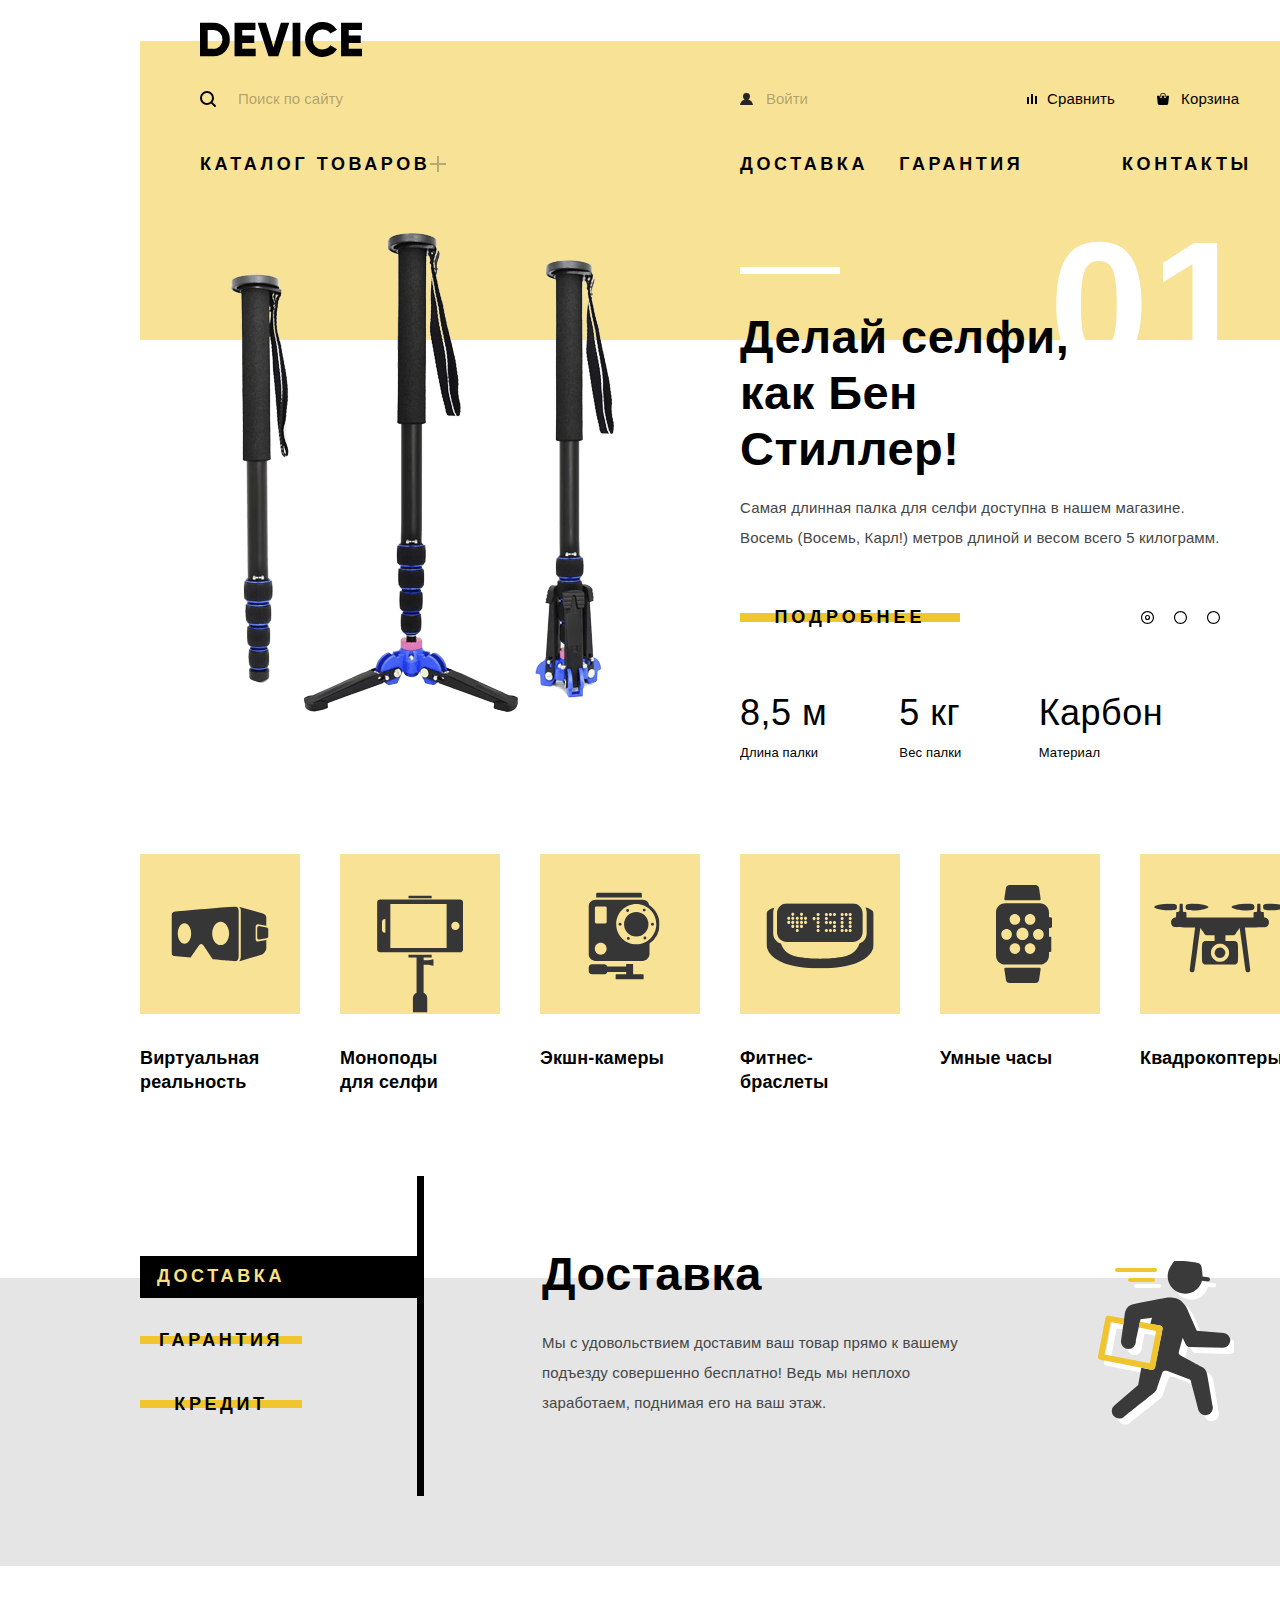
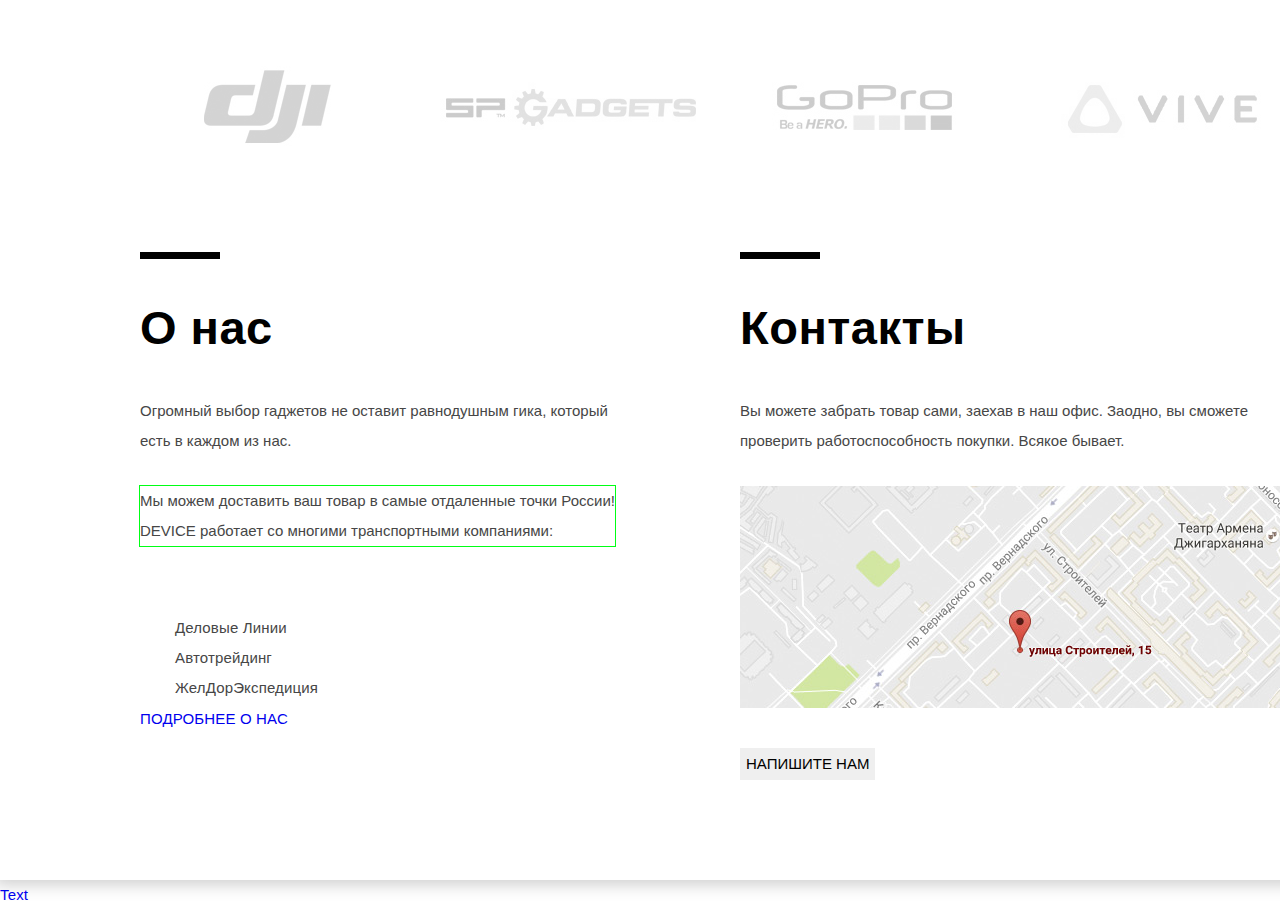
<file: 01-devais/index.html>
<!DOCTYPE html>
<html lang="ru">

<head>
  <meta charset="utf-8">
  <title>Device</title>
  <link href="fonts/webfontkit-20180915-150208/stylesheet.css" rel="stylesheet">
  <link href="css/normalize.css" rel="stylesheet">
  <link href="css/style.css" rel="stylesheet">
</head>

<body>
  <input class="visually-hidden" type="radio" id="product-1" name="toggle" checked>
  <input class="visually-hidden" type="radio" id="product-2" name="toggle">
  <input class="visually-hidden" type="radio" id="product-3" name="toggle">
  <div class="container">
    <header class="main-header">
      <a href="#" class="main-header-logo">
        <svg xmlns="http://www.w3.org/2000/svg" width="162.187" height="34.938" viewBox="0 0 162.187 34.938">
          <path fill="#000000" d="M199.441,24.416v33.6h13.44a15.561,15.561,0,0,0,11.64-4.824,16.523,16.523,0,0,0,4.68-11.976,16.524,16.524,0,0,0-4.68-11.976,15.561,15.561,0,0,0-11.64-4.824h-13.44Zm7.68,26.208V31.808h5.76a8.559,8.559,0,0,1,6.456,2.568,9.448,9.448,0,0,1,2.472,6.84,9.446,9.446,0,0,1-2.472,6.84,8.557,8.557,0,0,1-6.456,2.568h-5.76Zm34.56-5.952h12v-7.3h-12V31.808h13.2V24.416H234v33.6h21.12V50.624h-13.44V44.672Zm36.1,13.344,10.944-33.6h-8.4l-7.44,24.72-7.44-24.72h-8.4l10.944,33.6h9.792Zm14.3,0h7.68v-33.6h-7.68v33.6ZM330.432,56.6a15.449,15.449,0,0,0,6-5.688l-6.624-3.84a7.456,7.456,0,0,1-3.144,3.024,9.749,9.749,0,0,1-4.632,1.1,9.493,9.493,0,0,1-7.128-2.736,9.945,9.945,0,0,1-2.664-7.248,9.946,9.946,0,0,1,2.664-7.248,9.493,9.493,0,0,1,7.128-2.736,9.787,9.787,0,0,1,4.608,1.08,7.578,7.578,0,0,1,3.168,3.048l6.624-3.84a15.8,15.8,0,0,0-6.048-5.688,17.21,17.21,0,0,0-8.352-2.088A17.061,17.061,0,0,0,304.56,41.216a17.061,17.061,0,0,0,17.472,17.472A17.3,17.3,0,0,0,330.432,56.6Zm17.76-11.928h12v-7.3h-12V31.808h13.2V24.416h-20.88v33.6h21.12V50.624h-13.44V44.672Z" transform="translate(-199.438 -23.75)" />
        </svg>
      </a>
      <nav class="main-navigation">
        <ul class="user-navigation">
          <li class="user-navigation-item">
            <form class="user-navigation-form-search">
              <input type="search" value="Поиск по сайту" autocomplete="off">
              <button class="find">Найти</button>
            </form>
          </li>
          <li class="user-navigation-item">
            <form class="user-navigation-form-login">
              <input type="text" value="Войти" autocomplete="off" autofocus>
              <button class="out">Выйти</button>
            </form>
          </li>
          <li class="user-navigation-item"><a href="#" class="compare">Сравнить</a></li>
          <li class="user-navigation-item"><a href="#" class="cart">Корзина</a></li>
        </ul>
        <ul class="site-navigation">
          <li class="site-navigation-item item-catalog">
            <a class="catalog" href="info.html">Каталог товаров</a>
            <div class="catalog-submenu">
              <ul class="catalog-submenu-1">
                <li class="submenu-item"><a href="#">Виртуальная реальность</a></li>
                <li class="submenu-item"><a href="#">Моноподы для селфи</a></li>
                <li class="submenu-item"><a href="#">Экшн-камеры</a></li>
              </ul>
              <ul class="catalog-submenu-2">
                <li class="submenu-item"><a href="#">Фитнес-браслеты</a></li>
                <li class="submenu-item"><a href="#">Умные часы</a></li>
              </ul>
              <ul class="catalog-submenu-3">
                <li class="submenu-item"><a href="#">Квадрокоптеры</a></li>
              </ul>
            </div>
          </li>
          <li class="site-navigation-item item-info"><a href="info.html">Доставка</a></li>
          <li class="site-navigation-item item-info"><a href="info.html">Гарантия</a></li>
          <li class="site-navigation-item item-info"><a href="info.html">Контакты</a></li>
        </ul>
      </nav>
    </header>
    <main>
      <section class="slider slider-promo">
        <h1 class="visually-hidden">Девайсы</h1>
        <ul class="slider-promo-list">
          <li class="slide-promo-item slide-promo" id="promo1">
            <div class="slide-promo-img">
              <img class="img-one" src="img/slider-1.png" width="384" height="486" alt="Палка для селфи">
            </div>
              <div class="promo-item-offer">
                <span>01</span>
                <h2>Делай селфи, <br>как Бен Стиллер!</h2>
                <p class="promo-item-offer-desk">Самая длинная палка для селфи доступна в нашем магазине. Восемь (Восемь, Карл!) метров длиной и весом всего 5 килограмм.</p>
                <div class="controls-wrapper">
                  <div class=" button slider-promo-button">
                    <a href="devais-catalog.html">ПОДРОБНЕЕ</a>
                  </div>
                  <div class="slider-promo-controls">
                    <label for="product-1">Первый</label>
                    <label for="product-2">Второй</label>
                    <label for="product-3">Третий</label>
                  </div>
                </div>
                <div class="promo-item-features-all">
                  <div class="promo-item-features">
                    <p class="promo-item-features-title">8,5 м</p>
                    <p class="promo-item-features-desk">Длина палки</p>
                  </div>
                  <div class="promo-item-features">
                    <p class="promo-item-features-title">5 кг</p>
                    <p class="promo-item-features-desk">Вес палки</p>
                  </div>
                  <div class="promo-item-features">
                    <p class="promo-item-features-title">Карбон</p>
                    <p class="promo-item-features-desk">Материал</p>
                  </div>
                </div>
              </div>
          </li>
          <li class="slide-promo-item slide-promo" id="promo2">
            <div class="slide-promo-img">
              <img class="img-two" src="img/slider-2.png" width="345" height="485" alt="Фитнес-браслеты">
            </div>
              <div class="promo-item-offer">
                <span>02</span>
                <h2>Худеем <br>правильно!</h2>
                <p class="promo-item-offer-desk">Мотивирующие фитнес-браслеты помогут найти в себе силы
                  <br>не пропускать занятия и соблюдать диету.</p>
                <div class="controls-wrapper">
                  <div class=" button slider-promo-button">
                    <a href="devais-catalog.html">ПОДРОБНЕЕ</a>
                  </div>
                  <div class="slider-promo-controls">
                    <label for="product-1">Первый</label>
                    <label for="product-2">Второй</label>
                    <label for="product-3">Третий</label>
                  </div>
                </div>
                <div class="promo-item-features-all">
                  <div class="promo-item-features">
                    <p class="promo-item-features-title title-second">48 часов</p>
                    <p class="promo-item-features-desk">Без подзарядки</p>
                  </div>
                </div>
              </div>
          </li>
          <li class="slide-promo-item slide-promo" id="promo3">
            <div class="slide-promo-img">
              <img class="img-three" src="img/slider-3.png" width="384" height="486" alt="Палка для селфи">
            </div>
              <div class="promo-item-offer offer-third">
                <span>03</span>
                <h2>Порхает как бабочка, жалит как пчела!</h2>
                <p class="promo-item-offer-desk desk-third">Этот обычный, на первый взгляд, квадрокоптер оснащен мощным лазером, замаскированным под стандартную камеру.</p>
                <div class="controls-wrapper">
                  <div class=" button slider-promo-button">
                    <a href="devais-catalog.html">ПОДРОБНЕЕ</a>
                  </div>
                  <div class="slider-promo-controls">
                    <label for="product-1">Первый</label>
                    <label for="product-2">Второй</label>
                    <label for="product-3">Третий</label>
                  </div>
                </div>
                <div class="promo-item-features-all">
                  <div class="promo-item-features">
                    <p class="promo-item-features-title">800 м</p>
                    <p class="promo-item-features-desk">Дальность полета</p>
                  </div>
                  <div class="promo-item-features">
                    <p class="promo-item-features-title">50 м</p>
                    <p class="promo-item-features-desk">Радиус поражения</p>
                  </div>
                </div>
              </div>
          </li>
        </ul>
      </section>
      <section class="popular">
        <h2 class="visually-hidden">Популярные категории</h2>
        <ul class="popular-lister">
          <li class="popular-item virtual">
            <a class="popular-category virtual" href="devais-catalog.html">
              <svg xmlns="http://www.w3.org/2000/svg" width="97" height="55" viewBox="0 0 97 55">
                <g fill="#363636">
                  <path d="M84.131 32.639V20.003c0-1.309 1.045-2.37 2.335-2.37l8.326 1.581V11.02c0-2.355-1.708-3.431-4.202-4.265L67.403.175c1.616 1.391 1.889 2.04 1.889 4.396V49.78c0 2.356-.45 4.066-1.967 5.21l23.265-7.065c2.401-.833 4.202-4.216 4.202-6.572V33.44l-8.326 1.567c-1.29.002-2.335-1.06-2.335-2.368z" />
                  <path d="M95.129 20.979l-7.598-1.444c-1.008 0-1.824.829-1.824 1.851v9.868c0 1.023.816 1.852 1.824 1.852l7.598-1.431c1.154-.419 1.824-.829 1.824-1.852V22.83c0-1.022-.766-1.507-1.824-1.851zM67.17 4.483c0-5.08-4.232-4.459-4.232-4.459S5.832 4.738 2.838 5.145.001 9.532.001 9.532L0 45.812c0 3.743 2.599 3.753 2.599 3.753l16.477 1.403L27.212 39.3s1.109-1.828 2.505-1.828c1.397 0 2.432 1.861 2.432 1.861l9.061 13.521s18.895 1.909 22.521 1.909c3.626-.001 3.439-5.024 3.439-5.024V4.483zM12.982 37.192c-3.698 0-6.696-4.601-6.696-10.275s2.998-10.275 6.696-10.275c3.698 0 6.696 4.601 6.696 10.275s-2.998 10.275-6.696 10.275zm36.158 1.426c-4.662 0-8.441-5.239-8.441-11.701 0-6.463 3.78-11.702 8.441-11.702 4.662 0 8.442 5.239 8.442 11.702 0 6.462-3.78 11.701-8.442 11.701z" />
                </g>
              </svg>
              <h3>Виртуальная реальность</h3>
            </a>
          </li>
          <li class="popular-item monopods">
            <a class="popular-category category-monopods" href="devais-catalog.html">
              <svg xmlns="http://www.w3.org/2000/svg" width="86" height="117" viewBox="0 0 86 117">
                <g fill="#363636">
                  <path d="M82.821 4.011H3.33A3.188 3.188 0 0 0 .142 7.199v46.413a3.187 3.187 0 0 0 3.188 3.189h79.492a3.188 3.188 0 0 0 3.189-3.189V7.199a3.189 3.189 0 0 0-3.19-3.188zM8.392 37.236h-.226a3.19 3.19 0 0 1-3.189-3.189v-7.283a3.188 3.188 0 0 1 3.189-3.188h.226v13.66zm61.231 15.172H13.341V8.402h56.282v44.006zM78.4 34.552c-2.289 0-4.146-1.855-4.146-4.147s1.856-4.147 4.146-4.147a4.146 4.146 0 1 1 0 8.294zM31.497 0h23.157v2.758H31.497zM46.608 64.861v-2.973h8.046V59.13H31.498v2.758h8.045v35.246a6.068 6.068 0 0 0-3.635 5.559V117h14.335v-14.307a6.062 6.062 0 0 0-3.636-5.557v-27.99h4.796l5.051 1.213v-6.711l-5.051 1.213h-4.795z" />
                </g>
              </svg>
              <h3>Моноподы <br>для селфи</h3>
            </a>
          </li>
          <li class="popular-item cameras">
            <a class="popular-category" href="devais-catalog.html">
              <svg xmlns="http://www.w3.org/2000/svg" width="71" height="87" viewBox="0 0 71 87">
                <g fill="#363636">
                  <path d="M53.349 1.49c0-.736-.578-1.49-1.311-1.49H9.053C8.32 0 7.672.754 7.672 1.49v3.522h45.676V1.49zM54.202 81.809h-9.597V71.426h-6.958v2.507H18.774c-.537-1.254-1.757-2.148-3.181-2.148H3.559C1.642 71.784 0 73.387 0 75.311v3.018c0 1.924 1.642 3.48 3.559 3.48h12.035c1.511 0 2.792-.896 3.269-2.326h18.785v2.326H28.13c-.533 0-1.01.437-1.01.972v3.172c0 .535.478 1.048 1.01 1.048h26.072c.533 0 .93-.513.93-1.048V82.78c0-.535-.397-.971-.93-.971zM60.666 12.39a7.037 7.037 0 0 0-6.771-5.05H7.148C3.25 7.34 0 10.449 0 14.361v46.9c0 3.912 3.25 7.121 7.148 7.121h46.747c3.898 0 7.126-3.209 7.126-7.121V50.915a23.228 23.228 0 0 0 10.001-19.164c-.001-8.079-4.132-15.181-10.356-19.361zM12.238 62.151c-3.259 0-5.901-2.65-5.901-5.921 0-3.27 2.642-5.922 5.901-5.922s5.902 2.652 5.902 5.922c0 3.271-2.643 5.921-5.902 5.921zm5.961-32.605a1.42 1.42 0 0 1-1.418 1.422h-8.94a1.42 1.42 0 0 1-1.418-1.422v-14.16a1.42 1.42 0 0 1 1.418-1.423h8.939a1.42 1.42 0 0 1 1.418 1.423v14.16zm29.563 22.312c-11.076 0-20.057-9.01-20.057-20.123s8.98-20.124 20.057-20.124c11.077 0 20.058 9.01 20.058 20.124s-8.981 20.123-20.058 20.123z" />
                  <ellipse cx="47.762" cy="31.735" rx="12.188" ry="12.229" />
                  <circle cx="31.562" cy="31.736" r="1.435" />
                  <circle cx="63.963" cy="31.736" r="1.435" />
                  <circle cx="39.109" cy="17.994" r="1.435" />
                  <ellipse cx="56.415" cy="45.476" rx="1.43" ry="1.436" />
                  <circle cx="55.697" cy="17.565" r="1.435" />
                  <circle cx="39.828" cy="45.906" r="1.435" />
                </g>
              </svg>
              <h3>Экшн-камеры</h3>
            </a>
          </li>
          <li class="popular-item bracelets">
            <a class="popular-category" href="devais-catalog.html">
              <?xml version="1.0" encoding="utf-8"?>
              <!DOCTYPE svg PUBLIC "-//W3C//DTD SVG 1.1//EN" "http://www.w3.org/Graphics/SVG/1.1/DTD/svg11.dtd">
              <svg version="1.1" id="Layer_1" xmlns="http://www.w3.org/2000/svg" xmlns:xlink="http://www.w3.org/1999/xlink" x="0px" y="0px" width="107px" height="65px" viewBox="0 0 107 65" enable-background="new 0 0 107 65" xml:space="preserve">
                <g>
                  <path fill="#363636" d="M98.967,4.074c0.752,1.441,1.209,3.08,1.209,4.818v21.102c0,4.616-3.092,8.527-7.246,9.9
                    c-1.325,3.987-3.778,7.854-8.051,10.432c-8.676,5.231-31.124,4.837-31.198,4.837c-0.078,0-22.513,0.395-31.189-4.837
                    c-4.216-2.545-6.708-6.347-8.042-10.279c-4.418-1.209-7.756-5.251-7.756-10.053V8.893c0-1.688,0.427-3.282,1.139-4.693
                    C4.17,5.109,0,6.918,0,10.434c0,6.243,0,25.687,0,29.983C0,50.668,11.839,64.85,53.657,64.85c41.82,0,53.657-14.182,53.657-24.433
                    c0-4.296,0-23.74,0-29.983C107.313,6.75,102.738,4.94,98.967,4.074z" />
                  <path fill="#363636" d="M20.561,38.459h65.523c5.564,0,10.074-4.513,10.074-10.077V9.935c0-5.563-4.51-10.075-10.074-10.075H20.561
                    c-5.564,0-10.075,4.511-10.075,10.075v18.447C10.486,33.946,14.997,38.459,20.561,38.459z M83.695,9.468
                    c0.867,0,1.569,0.703,1.569,1.57c0,0.866-0.702,1.569-1.569,1.569s-1.568-0.703-1.568-1.569
                    C82.127,10.17,82.828,9.468,83.695,9.468z M83.695,13.507c0.867,0,1.569,0.703,1.569,1.568c0,0.867-0.702,1.569-1.569,1.569
                    s-1.568-0.702-1.568-1.569C82.127,14.21,82.828,13.507,83.695,13.507z M83.695,17.546c0.867,0,1.569,0.702,1.569,1.569
                    c0,0.866-0.702,1.569-1.569,1.569s-1.568-0.703-1.568-1.569C82.127,18.248,82.828,17.546,83.695,17.546z M83.695,21.373
                    c0.867,0,1.569,0.704,1.569,1.569c0,0.867-0.702,1.568-1.569,1.568s-1.568-0.701-1.568-1.568
                    C82.127,22.076,82.828,21.373,83.695,21.373z M83.695,25.412c0.867,0,1.569,0.702,1.569,1.569c0,0.865-0.702,1.568-1.569,1.568
                    s-1.568-0.704-1.568-1.568C82.127,26.114,82.828,25.412,83.695,25.412z M79.656,9.468c0.867,0,1.568,0.703,1.568,1.57
                    c0,0.866-0.701,1.569-1.568,1.569c-0.865,0-1.568-0.703-1.568-1.569C78.088,10.17,78.791,9.468,79.656,9.468z M79.656,25.412
                    c0.867,0,1.568,0.702,1.568,1.569c0,0.865-0.701,1.568-1.568,1.568c-0.865,0-1.568-0.704-1.568-1.568
                    C78.088,26.114,78.791,25.412,79.656,25.412z M75.619,9.468c0.865,0,1.568,0.703,1.568,1.57c0,0.866-0.703,1.569-1.568,1.569
                    c-0.867,0-1.569-0.703-1.569-1.569C74.05,10.17,74.752,9.468,75.619,9.468z M75.619,13.507c0.865,0,1.568,0.703,1.568,1.568
                    c0,0.867-0.703,1.569-1.568,1.569c-0.867,0-1.569-0.702-1.569-1.569C74.05,14.21,74.752,13.507,75.619,13.507z M75.619,17.546
                    c0.865,0,1.568,0.702,1.568,1.569c0,0.866-0.703,1.569-1.568,1.569c-0.867,0-1.569-0.703-1.569-1.569
                    C74.05,18.248,74.752,17.546,75.619,17.546z M75.619,21.373c0.865,0,1.568,0.704,1.568,1.569c0,0.867-0.703,1.568-1.568,1.568
                    c-0.867,0-1.569-0.701-1.569-1.568C74.05,22.076,74.752,21.373,75.619,21.373z M75.619,25.412c0.865,0,1.568,0.702,1.568,1.569
                    c0,0.865-0.703,1.568-1.568,1.568c-0.867,0-1.569-0.704-1.569-1.568C74.05,26.114,74.752,25.412,75.619,25.412z M67.965,9.468
                    c0.867,0,1.568,0.703,1.568,1.57c0,0.866-0.701,1.569-1.568,1.569s-1.568-0.703-1.568-1.569C66.396,10.17,67.1,9.468,67.965,9.468z
                     M67.965,17.546c0.867,0,1.568,0.702,1.568,1.569c0,0.866-0.701,1.569-1.568,1.569s-1.568-0.703-1.568-1.569
                    C66.396,18.248,67.1,17.546,67.965,17.546z M67.965,21.427c0.867,0,1.568,0.701,1.568,1.568c0,0.865-0.701,1.569-1.568,1.569
                    s-1.568-0.704-1.568-1.569C66.396,22.128,67.1,21.427,67.965,21.427z M67.965,25.412c0.867,0,1.568,0.702,1.568,1.569
                    c0,0.865-0.701,1.568-1.568,1.568s-1.568-0.704-1.568-1.568C66.396,26.114,67.1,25.412,67.965,25.412z M63.926,9.468
                    c0.867,0,1.57,0.703,1.57,1.57c0,0.866-0.703,1.569-1.57,1.569c-0.865,0-1.569-0.703-1.569-1.569
                    C62.356,10.17,63.061,9.468,63.926,9.468z M63.926,17.546c0.867,0,1.57,0.702,1.57,1.569c0,0.866-0.703,1.569-1.57,1.569
                    c-0.865,0-1.569-0.703-1.569-1.569C62.356,18.248,63.061,17.546,63.926,17.546z M63.926,25.412c0.867,0,1.57,0.702,1.57,1.569
                    c0,0.865-0.703,1.568-1.57,1.568c-0.865,0-1.569-0.704-1.569-1.568C62.356,26.114,63.061,25.412,63.926,25.412z M59.888,9.468
                    c0.865,0,1.569,0.703,1.569,1.57c0,0.866-0.704,1.569-1.569,1.569c-0.867,0-1.568-0.703-1.568-1.569
                    C58.319,10.17,59.021,9.468,59.888,9.468z M59.888,13.507c0.865,0,1.569,0.703,1.569,1.568c0,0.867-0.704,1.569-1.569,1.569
                    c-0.867,0-1.568-0.702-1.568-1.569C58.319,14.21,59.021,13.507,59.888,13.507z M59.888,17.546c0.865,0,1.569,0.702,1.569,1.569
                    c0,0.866-0.704,1.569-1.569,1.569c-0.867,0-1.568-0.703-1.568-1.569C58.319,18.248,59.021,17.546,59.888,17.546z M59.888,25.412
                    c0.865,0,1.569,0.702,1.569,1.569c0,0.865-0.704,1.568-1.569,1.568c-0.867,0-1.568-0.704-1.568-1.568
                    C58.319,26.114,59.021,25.412,59.888,25.412z M51.598,9.468c0.867,0,1.569,0.703,1.569,1.57c0,0.866-0.702,1.569-1.569,1.569
                    c-0.867,0-1.568-0.703-1.568-1.569C50.029,10.17,50.731,9.468,51.598,9.468z M51.598,13.507c0.867,0,1.569,0.703,1.569,1.568
                    c0,0.867-0.702,1.569-1.569,1.569c-0.867,0-1.568-0.702-1.568-1.569C50.029,14.21,50.731,13.507,51.598,13.507z M51.598,17.546
                    c0.867,0,1.569,0.702,1.569,1.569c0,0.866-0.702,1.569-1.569,1.569c-0.867,0-1.568-0.703-1.568-1.569
                    C50.029,18.248,50.731,17.546,51.598,17.546z M51.598,21.427c0.867,0,1.569,0.701,1.569,1.568c0,0.865-0.702,1.569-1.569,1.569
                    c-0.867,0-1.568-0.704-1.568-1.569C50.029,22.128,50.731,21.427,51.598,21.427z M51.598,25.412c0.867,0,1.569,0.702,1.569,1.569
                    c0,0.865-0.702,1.568-1.569,1.568c-0.867,0-1.568-0.704-1.568-1.568C50.029,26.114,50.731,25.412,51.598,25.412z M47.559,13.507
                    c0.867,0,1.568,0.703,1.568,1.568c0,0.867-0.701,1.569-1.568,1.569s-1.569-0.702-1.569-1.569
                    C45.99,14.21,46.691,13.507,47.559,13.507z M39.057,13.295c0.865,0,1.569,0.703,1.569,1.568c0,0.867-0.704,1.569-1.569,1.569
                    c-0.867,0-1.571-0.703-1.571-1.569C37.486,13.998,38.189,13.295,39.057,13.295z M39.057,17.333c0.865,0,1.569,0.703,1.569,1.57
                    c0,0.866-0.704,1.57-1.569,1.57c-0.867,0-1.571-0.704-1.571-1.57C37.486,18.036,38.189,17.333,39.057,17.333z M35.018,9.255
                    c0.865,0,1.568,0.703,1.568,1.57c0,0.866-0.704,1.568-1.568,1.568c-0.867,0-1.569-0.703-1.569-1.568
                    C33.449,9.958,34.15,9.255,35.018,9.255z M35.018,13.295c0.865,0,1.568,0.703,1.568,1.568c0,0.867-0.704,1.569-1.568,1.569
                    c-0.867,0-1.569-0.703-1.569-1.569C33.449,13.998,34.15,13.295,35.018,13.295z M35.018,17.333c0.865,0,1.568,0.703,1.568,1.57
                    c0,0.866-0.704,1.57-1.568,1.57c-0.867,0-1.569-0.704-1.569-1.57C33.449,18.036,34.15,17.333,35.018,17.333z M35.018,21.373
                    c0.865,0,1.568,0.704,1.568,1.569c0,0.867-0.704,1.568-1.568,1.568c-0.867,0-1.569-0.701-1.569-1.568
                    C33.449,22.076,34.15,21.373,35.018,21.373z M30.764,13.295c0.867,0,1.569,0.703,1.569,1.568c0,0.867-0.702,1.569-1.569,1.569
                    c-0.867,0-1.568-0.703-1.568-1.569C29.196,13.998,29.897,13.295,30.764,13.295z M30.764,17.333c0.867,0,1.569,0.703,1.569,1.57
                    c0,0.866-0.702,1.57-1.569,1.57c-0.867,0-1.568-0.704-1.568-1.57C29.196,18.036,29.897,17.333,30.764,17.333z M30.764,21.373
                    c0.867,0,1.569,0.704,1.569,1.569c0,0.867-0.702,1.568-1.569,1.568c-0.867,0-1.568-0.701-1.568-1.568
                    C29.196,22.076,29.897,21.373,30.764,21.373z M30.764,25.412c0.867,0,1.569,0.702,1.569,1.569c0,0.865-0.702,1.568-1.569,1.568
                    c-0.867,0-1.568-0.704-1.568-1.568C29.196,26.114,29.897,25.412,30.764,25.412z M26.3,9.255c0.867,0,1.571,0.703,1.571,1.57
                    c0,0.866-0.704,1.568-1.571,1.568c-0.865,0-1.569-0.703-1.569-1.568C24.731,9.958,25.435,9.255,26.3,9.255z M26.3,13.295
                    c0.867,0,1.571,0.703,1.571,1.568c0,0.867-0.704,1.569-1.571,1.569c-0.865,0-1.569-0.703-1.569-1.569
                    C24.731,13.998,25.435,13.295,26.3,13.295z M26.3,17.333c0.867,0,1.571,0.703,1.571,1.57c0,0.866-0.704,1.57-1.571,1.57
                    c-0.865,0-1.569-0.704-1.569-1.57C24.731,18.036,25.435,17.333,26.3,17.333z M26.3,21.373c0.867,0,1.571,0.704,1.571,1.569
                    c0,0.867-0.704,1.568-1.571,1.568c-0.865,0-1.569-0.701-1.569-1.568C24.731,22.076,25.435,21.373,26.3,21.373z M22.263,13.295
                    c0.865,0,1.569,0.703,1.569,1.568c0,0.867-0.704,1.569-1.569,1.569c-0.867,0-1.569-0.703-1.569-1.569
                    C20.694,13.998,21.396,13.295,22.263,13.295z M22.263,17.333c0.865,0,1.569,0.703,1.569,1.57c0,0.866-0.704,1.57-1.569,1.57
                    c-0.867,0-1.569-0.704-1.569-1.57C20.694,18.036,21.396,17.333,22.263,17.333z" />
                </g>
              </svg>
              <h3>Фитнес-браслеты</h3>
            </a>
          </li>
          <li class="popular-item watch">
            <a class="popular-category" href="devais-catalog.html">
              <svg xmlns="http://www.w3.org/2000/svg" width="56" height="98" viewBox="0 0 56 98">
                <g fill="#363636">
                  <path d="M54.494 32.197h-1.515v-4.64c0-5.052-4.087-9.186-9.082-9.186H9.082C4.086 18.372 0 22.505 0 27.557v42.868c0 5.052 4.087 9.185 9.083 9.185h34.815c4.995 0 9.082-4.133 9.082-9.185V67.01h1.515a.764.764 0 0 0 .757-.764V52.467a.765.765 0 0 0-.757-.766H52.98v-8.788h1.515c.832 0 1.514-.688 1.514-1.531v-7.654a1.529 1.529 0 0 0-1.515-1.531zm-20.412-3.109c2.926 0 5.299 2.398 5.299 5.358s-2.373 5.358-5.299 5.358-5.298-2.398-5.298-5.358 2.372-5.358 5.298-5.358zm-15.137 0c2.925 0 5.298 2.398 5.298 5.358s-2.373 5.358-5.298 5.358c-2.926 0-5.298-2.398-5.298-5.358s2.372-5.358 5.298-5.358zM5.297 49.397c0-2.959 2.371-5.358 5.298-5.358 2.926 0 5.298 2.399 5.298 5.358 0 2.959-2.373 5.358-5.298 5.358-2.927.001-5.298-2.399-5.298-5.358zm13.648 19.497c-2.926 0-5.298-2.398-5.298-5.358s2.372-5.358 5.298-5.358c2.925 0 5.298 2.398 5.298 5.358s-2.373 5.358-5.298 5.358zm1.49-19.903c0-3.382 2.711-6.124 6.055-6.124s6.055 2.742 6.055 6.124-2.711 6.124-6.055 6.124c-3.344-.001-6.055-2.742-6.055-6.124zm13.647 19.903c-2.926 0-5.298-2.398-5.298-5.358s2.372-5.358 5.298-5.358 5.299 2.398 5.299 5.358-2.373 5.358-5.299 5.358zm8.302-14.138c-2.927 0-5.298-2.399-5.298-5.358 0-2.959 2.371-5.358 5.298-5.358 2.926 0 5.298 2.399 5.298 5.358 0 2.958-2.372 5.358-5.298 5.358zM9.646 15.31h33.687c.843 0 1.432-.681 1.306-1.514L43.023 3.028l-.002-.002C42.771 1.362 41.189 0 39.506 0H13.474c-1.686 0-3.268 1.362-3.517 3.028L8.342 13.795c-.125.833.461 1.515 1.304 1.515zM43.333 82.671H9.646c-.843 0-1.429.683-1.304 1.516l1.615 10.767c.25 1.666 1.832 3.028 3.516 3.028h26.032c1.684 0 3.266-1.362 3.517-3.026v-.002l1.615-10.767c.128-.833-.461-1.516-1.304-1.516z" />
                </g>
              </svg>
              <h3>Умные часы</h3>
            </a>
          </li>
          <li class="popular-item quadrupter">
            <a class="popular-category" href="devais-catalog.html">
              <svg xmlns="http://www.w3.org/2000/svg" width="132" height="69" viewBox="0 0 132 69">
                <g fill="#363636">
                  <path d="M12.052.258C6.507.745 1.838 1.85.575 2.93c-.722.616-.722.616-.232 1.156.644.72 3.713 1.645 7.247 2.237 3.998.668 12.51.693 13.724.051 1.211-.668 1.624-1.414 1.624-2.981 0-1.619-.62-2.416-2.218-2.853C19.274.154 14.94 0 12.052.258zM25.774.488c-.129.283-.258 2.108-.258 4.112 0 4.061.155 3.778-2.192 3.933l-1.03.077-.13 2.545-.129 2.544-1.186.283c-2.58.668-4 2.595-3.792 5.294.128 1.927 1.03 3.341 2.579 4.087 1.109.513 1.47.538 11.246.538 5.545 0 10.137.079 10.188.18.051.13-1.11 9.408-2.58 20.64-1.444 11.23-2.682 20.997-2.708 21.666-.051 1.617.826 2.62 2.348 2.62 1.237 0 2.012-.64 2.321-1.9.13-.514 1.496-10.334 3.018-21.822 1.522-11.463 2.863-20.869 2.94-20.869.104 0 1.084 1.413 2.193 3.136 2.94 4.626 2.399 4.317 7.635 4.317h4.359v5.63l-5.133.077c-4.72.077-5.21.127-5.881.615-1.573 1.157-1.625 1.415-1.625 10.977 0 9.534.026 9.792 1.522 11.05l.851.695H81.695l.851-.696c1.496-1.257 1.52-1.515 1.52-11.05 0-9.56-.05-9.819-1.622-10.976-.671-.488-1.161-.538-5.882-.615l-5.132-.077v-5.63h4.36c5.234 0 4.693.309 7.633-4.317 1.11-1.723 2.09-3.136 2.194-3.136.076 0 1.418 9.406 2.94 20.869 1.522 11.488 2.889 21.308 3.018 21.821.31 1.26 1.082 1.902 2.321 1.902 1.521 0 2.4-1.004 2.347-2.621-.026-.67-1.264-10.436-2.71-21.666-1.468-11.232-2.63-20.51-2.577-20.64.05-.101 4.641-.18 10.19-.18 9.774 0 10.135-.025 11.243-.538 1.548-.746 2.45-2.16 2.58-4.087.206-2.699-1.212-4.626-3.792-5.294l-1.187-.283-.127-2.544-.13-2.545-1.031-.077c-2.347-.155-2.194.128-2.194-3.933 0-2.004-.128-3.829-.257-4.112-.206-.36-.543-.488-1.367-.488-.619 0-1.238.128-1.42.309-.206.205-.31 1.465-.31 3.932 0 2.467-.102 3.727-.309 3.932-.18.18-.901.308-1.65.308-1.625 0-1.65.052-1.65 3.11v2.287H32.48v-2.287c0-3.058-.024-3.11-1.65-3.11-.748 0-1.47-.129-1.65-.308-.207-.205-.31-1.465-.31-3.932 0-2.467-.103-3.727-.31-3.932-.18-.18-.8-.309-1.418-.309-.825 0-1.16.128-1.368.488zm42.843 40.12c2.889.899 5.392 3.393 6.166 6.168.439 1.543.31 4.216-.284 5.784-.696 1.875-2.685 4.01-4.565 4.935-1.29.642-1.754.719-3.921.719s-2.631-.077-3.92-.719c-1.885-.926-3.87-3.06-4.567-4.935-.592-1.568-.722-4.24-.283-5.784.748-2.723 3.25-5.27 6.061-6.168 2.012-.642 3.3-.642 5.313 0z" />
                  <path d="M63.794 44.438c-2.037.925-3.507 3.649-3.069 5.73.774 3.677 4.823 5.553 7.996 3.702 1.985-1.158 2.99-3.547 2.45-5.783-.568-2.39-2.734-4.138-5.158-4.138-.646 0-1.626.232-2.22.489zM36.092.154c-3.92.668-4.513 1.131-4.513 3.444 0 1.825.463 2.416 2.268 2.956 1.55.462 7.172.514 10.5.128 6.86-.822 11.321-2.544 9.698-3.752-1.265-.9-4.902-1.876-9.054-2.39-2.475-.308-7.996-.54-8.9-.386zM89.484.258C83.165.848 77.62 2.339 77.62 3.444c0 1.722 7.84 3.47 15.63 3.495 5.804 0 7.196-.642 7.196-3.34 0-1.825-.619-2.622-2.373-3.085C96.423.103 92.398 0 89.484.258zM112.776.283c-1.78.231-3.018.77-3.43 1.491-.387.77-.31 2.904.154 3.572.928 1.31 1.652 1.465 7.068 1.465 3.661 0 5.802-.129 7.867-.488 3.534-.592 6.603-1.517 7.248-2.237.49-.54.49-.54-.233-1.156-1.34-1.13-5.958-2.185-11.916-2.672-3.481-.283-4.488-.283-6.758.025z" />
                </g>
              </svg>
              <h3>Квадрокоптеры</h3>
            </a>
          </li>
        </ul>
      </section>
      <section class="slider slider-services">
        <h2 class="visually-hidden">Сервис</h2>
        <input class="visually-hidden" type="radio" id="sentence-1" name="switch" checked>
        <input class="visually-hidden" type="radio" id="sentence-2" name="switch">
        <input class="visually-hidden" type="radio" id="sentence-3" name="switch">
        <div class="slider slider-services-controls">
          <label for="sentence-1" class="radio-services">
            <div class="service-control-text" id="text-1">Доставка</div>
          </label>
          <label for="sentence-2" class="radio-services">
            <div class="service-control-text" id="text-2">Гарантия</div>
          </label>
          <label for="sentence-3" class="radio-services">
            <div class="service-control-text" id="text-3">Кредит</div>
          </label>
        </div>
        <ul class="slider-services-lister">
          <li class="slide-service service-item" id="service-1">
            <h2>Доставка</h2>
            <p>Мы с удовольствием доставим ваш товар прямо к вашему подъезду совершенно бесплатно! Ведь мы неплохо заработаем, поднимая его на ваш этаж.</p>
          </li>
          <li class="slide-service service-item" id="service-2">
            <h2>Гарантия</h2>
            <p>Если из-за возгорания купленного у нас товара у вас сгорит дом — не переживайте, мы выдадим вам новый.
              <br>Товар, не дом, конечно же.</p>
          </li>
          <li class="slide-service service-item" id="service-3">
            <h2>Кредит</h2>
            <p>Залезть в долговую яму стало проще! Кредитные консультанты подберут для вас наиболее выгодные
              <br>условия кредита. Выгодные для нашего банка, разумеется.</p>
          </li>
        </ul>
      </section>
      <section class="partners">
        <div class="logo-img"><img clas="logo" src="img/logo1-copy.jpg" width="260" height="100" alt="dji"></div>
          <div class="logo-img"><img clas="logo" src="img/logo2-copy.jpg" width="260" height="100" alt="SP GADGETS"></div>
            <div class="logo-img"><img clas="logo" src="img/logo3-copy.jpg" width="260" height="100" alt="GoPro"></div>
              <div class="logo-img"><img clas="logo" src="img/logo4-copy.jpg" width="260" height="100" alt="VIVE"></div>
      </section>
      <section class="info">
        <div class="info-about">
          <h2>О нас</h2>
          <p>Огромный выбор гаджетов не оставит равнодушным гика, который есть в каждом из нас.</p>
          <p>Мы можем доставить ваш товар в самые отдаленные точки России! DEVICE работает со многими транспортными компаниями:</p>
          <ul class="info-advantages">
            <li>Деловые Линии</li>
            <li>Автотрейдинг</li>
            <li>ЖелДорЭкспедиция</li>
          </ul>
          <a href="#" class="button info-more">Подробнее о нас</a>
        </div>
        <div class="info-contact">
          <h2>Контакты</h2>
          <p>Вы можете забрать товар сами, заехав в наш офис. Заодно, вы сможете проверить работоспособность покупки. Всякое бывает.</p>
          <div class=js-map>
          <!-- <iframe src="https://www.google.com/maps/embed?pb=!1m18!1m12!1m3!1d52385.18050594222!2d-111.83015780954669!3d34.85437338108609!2m3!1f0!2f0!3f0!3m2!1i1024!2i768!4f13.1!3m3!1m2!1s0x872da132f942b00d%3A0x5548c523fa6c8efd!2z0KHQtdC00L7QvdCwLCDQkNGA0LjQt9C-0L3QsCA4NjMzNiwg0KHQqNCQ!5e0!3m2!1sru!2sru!4v1536607304825" allowfullscreen></iframe> -->
          <p class="map-img">
            <img src="img/map.jpg" width="560" height="222" alt="Как нас найти">
          </p>
        </div>
          <button class=" button contact-button" type="button">Напишите нам</button>
        </div>
      </section>
      <div>
        <div>
          <div>
            <div></div>
          </div>
        </div>
      </div>
    </main>
  </div>
  
  <a class="btn btn-primary" href="#" type="button" data-toggle="popover" data-placement="top" data-trigger="focus" title="Title" data-content="Content">Text</a>
</body>

</html>
</file>
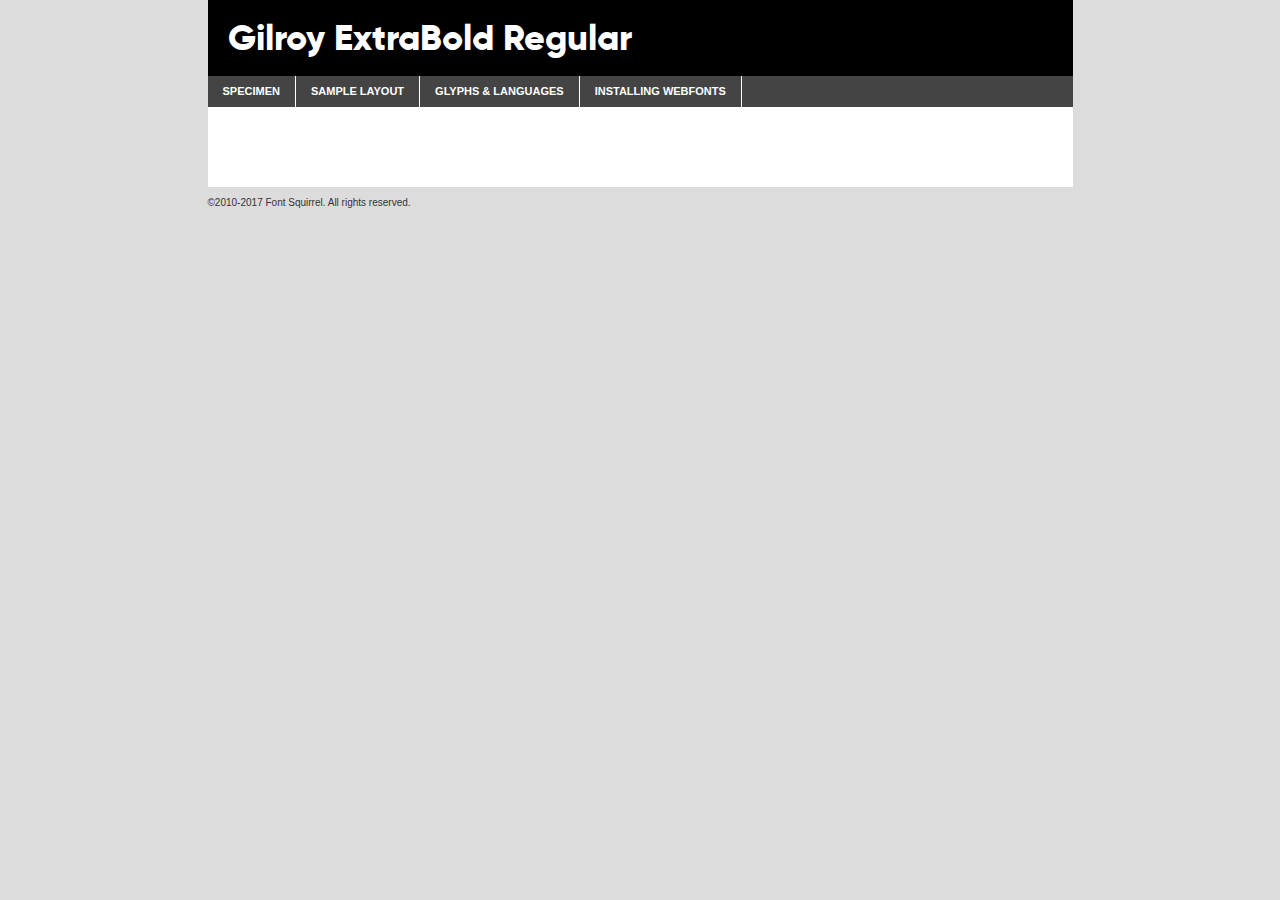
<file: 01-devais/fonts/webfontkit-20180915-150208/gilroyextrabold-demo.html>
<!DOCTYPE html PUBLIC "-//W3C//DTD XHTML 1.0 Transitional//EN"
	"http://www.w3.org/TR/xhtml1/DTD/xhtml1-transitional.dtd">

<html xmlns="http://www.w3.org/1999/xhtml" xml:lang="en" lang="en">
<head>
	<meta http-equiv="Content-Type" content="text/html; charset=utf-8" />
	<script src="http://ajax.googleapis.com/ajax/libs/jquery/1.7.2/jquery.min.js" type="text/javascript" charset="utf-8"></script>
	<script type="text/javascript">
	(function($){$.fn.easyTabs=function(option){var param=jQuery.extend({fadeSpeed:"fast",defaultContent:1,activeClass:'active'},option);$(this).each(function(){var thisId="#"+this.id;if(param.defaultContent==''){param.defaultContent=1;}
	if(typeof param.defaultContent=="number")
	{var defaultTab=$(thisId+" .tabs li:eq("+(param.defaultContent-1)+") a").attr('href').substr(1);}else{var defaultTab=param.defaultContent;}
	$(thisId+" .tabs li a").each(function(){var tabToHide=$(this).attr('href').substr(1);$("#"+tabToHide).addClass('easytabs-tab-content');});hideAll();changeContent(defaultTab);function hideAll(){$(thisId+" .easytabs-tab-content").hide();}
	function changeContent(tabId){hideAll();$(thisId+" .tabs li").removeClass(param.activeClass);$(thisId+" .tabs li a[href=#"+tabId+"]").closest('li').addClass(param.activeClass);if(param.fadeSpeed!="none")
	{$(thisId+" #"+tabId).fadeIn(param.fadeSpeed);}else{$(thisId+" #"+tabId).show();}}
	$(thisId+" .tabs li").click(function(){var tabId=$(this).find('a').attr('href').substr(1);changeContent(tabId);return false;});});}})(jQuery);
	</script>
	<link rel="stylesheet" href="specimen_files/specimen_stylesheet.css" type="text/css" charset="utf-8" />
	<link rel="stylesheet" href="stylesheet.css" type="text/css" charset="utf-8" />

	<style type="text/css">
					body{
				font-family: 'gilroyextrabold';
							}
		</style>

	<title>Gilroy ExtraBold Regular Specimen</title>
	
	
	<script type="text/javascript" charset="utf-8">
		$(document).ready(function() {
			$('#container').easyTabs({defaultContent:1});
		});
	</script>
</head>

<body>
<div id="container">
	<div id="header">
		Gilroy ExtraBold Regular	</div>
	<ul class="tabs">
		<li><a href="#specimen">Specimen</a></li>
		<li><a href="#layout">Sample Layout</a></li>
				<li><a href="#glyphs">Glyphs &amp; Languages</a></li>
		<li><a href="#installing">Installing Webfonts</a></li>
		
	</ul>
	
	<div id="main_content">

		
			<div id="specimen">
		
				<div class="section">
					<div class="grid12 firstcol">
						<div class="huge">AaBb</div>
					</div>
				</div>
		
				<div class="section">
					<div class="glyph_range">A&#x200B;B&#x200b;C&#x200b;D&#x200b;E&#x200b;F&#x200b;G&#x200b;H&#x200b;I&#x200b;J&#x200b;K&#x200b;L&#x200b;M&#x200b;N&#x200b;O&#x200b;P&#x200b;Q&#x200b;R&#x200b;S&#x200b;T&#x200b;U&#x200b;V&#x200b;W&#x200b;X&#x200b;Y&#x200b;Z&#x200b;a&#x200b;b&#x200b;c&#x200b;d&#x200b;e&#x200b;f&#x200b;g&#x200b;h&#x200b;i&#x200b;j&#x200b;k&#x200b;l&#x200b;m&#x200b;n&#x200b;o&#x200b;p&#x200b;q&#x200b;r&#x200b;s&#x200b;t&#x200b;u&#x200b;v&#x200b;w&#x200b;x&#x200b;y&#x200b;z&#x200b;1&#x200b;2&#x200b;3&#x200b;4&#x200b;5&#x200b;6&#x200b;7&#x200b;8&#x200b;9&#x200b;0&#x200b;&amp;&#x200b;.&#x200b;,&#x200b;?&#x200b;!&#x200b;&#64;&#x200b;(&#x200b;)&#x200b;#&#x200b;$&#x200b;%&#x200b;*&#x200b;+&#x200b;-&#x200b;=&#x200b;:&#x200b;;</div>
				</div>
				<div class="section">
					<div class="grid12 firstcol">
						<table class="sample_table">
							<tr><td>10</td><td class="size10">abcdefghijklmnopqrstuvwxyzABCDEFGHIJKLMNOPQRSTUVWXYZ0123456789abcdefghijklmnopqrstuvwxyzABCDEFGHIJKLMNOPQRSTUVWXYZ0123456789abcdefghijklmnopqrstuvwxyzABCDEFGHIJKLMNOPQRSTUVWXYZ</td></tr>
							<tr><td>11</td><td class="size11">abcdefghijklmnopqrstuvwxyzABCDEFGHIJKLMNOPQRSTUVWXYZ0123456789abcdefghijklmnopqrstuvwxyzABCDEFGHIJKLMNOPQRSTUVWXYZ0123456789abcdefghijklmnopqrstuvwxyzABCDEFGHIJKLMNOPQRSTUVWXYZ</td></tr>
							<tr><td>12</td><td class="size12">abcdefghijklmnopqrstuvwxyzABCDEFGHIJKLMNOPQRSTUVWXYZ0123456789abcdefghijklmnopqrstuvwxyzABCDEFGHIJKLMNOPQRSTUVWXYZ0123456789abcdefghijklmnopqrstuvwxyzABCDEFGHIJKLMNOPQRSTUVWXYZ</td></tr>
							<tr><td>13</td><td class="size13">abcdefghijklmnopqrstuvwxyzABCDEFGHIJKLMNOPQRSTUVWXYZ0123456789abcdefghijklmnopqrstuvwxyzABCDEFGHIJKLMNOPQRSTUVWXYZ0123456789abcdefghijklmnopqrstuvwxyzABCDEFGHIJKLMNOPQRSTUVWXYZ</td></tr>
							<tr><td>14</td><td class="size14">abcdefghijklmnopqrstuvwxyzABCDEFGHIJKLMNOPQRSTUVWXYZ0123456789abcdefghijklmnopqrstuvwxyzABCDEFGHIJKLMNOPQRSTUVWXYZ0123456789abcdefghijklmnopqrstuvwxyzABCDEFGHIJKLMNOPQRSTUVWXYZ</td></tr>
							<tr><td>16</td><td class="size16">abcdefghijklmnopqrstuvwxyzABCDEFGHIJKLMNOPQRSTUVWXYZ0123456789abcdefghijklmnopqrstuvwxyzABCDEFGHIJKLMNOPQRSTUVWXYZ</td></tr>
							<tr><td>18</td><td class="size18">abcdefghijklmnopqrstuvwxyzABCDEFGHIJKLMNOPQRSTUVWXYZ0123456789abcdefghijklmnopqrstuvwxyzABCDEFGHIJKLMNOPQRSTUVWXYZ</td></tr>
							<tr><td>20</td><td class="size20">abcdefghijklmnopqrstuvwxyzABCDEFGHIJKLMNOPQRSTUVWXYZ0123456789abcdefghijklmnopqrstuvwxyzABCDEFGHIJKLMNOPQRSTUVWXYZ</td></tr>
							<tr><td>24</td><td class="size24">abcdefghijklmnopqrstuvwxyzABCDEFGHIJKLMNOPQRSTUVWXYZ0123456789abcdefghijklmnopqrstuvwxyzABCDEFGHIJKLMNOPQRSTUVWXYZ</td></tr>
							<tr><td>30</td><td class="size30">abcdefghijklmnopqrstuvwxyzABCDEFGHIJKLMNOPQRSTUVWXYZ0123456789abcdefghijklmnopqrstuvwxyzABCDEFGHIJKLMNOPQRSTUVWXYZ</td></tr>
							<tr><td>36</td><td class="size36">abcdefghijklmnopqrstuvwxyzABCDEFGHIJKLMNOPQRSTUVWXYZ0123456789abcdefghijklmnopqrstuvwxyzABCDEFGHIJKLMNOPQRSTUVWXYZ</td></tr>
							<tr><td>48</td><td class="size48">abcdefghijklmnopqrstuvwxyzABCDEFGHIJKLMNOPQRSTUVWXYZ0123456789abcdefghijklmnopqrstuvwxyzABCDEFGHIJKLMNOPQRSTUVWXYZ</td></tr>
							<tr><td>60</td><td class="size60">abcdefghijklmnopqrstuvwxyzABCDEFGHIJKLMNOPQRSTUVWXYZ0123456789abcdefghijklmnopqrstuvwxyzABCDEFGHIJKLMNOPQRSTUVWXYZ</td></tr>
							<tr><td>72</td><td class="size72">abcdefghijklmnopqrstuvwxyzABCDEFGHIJKLMNOPQRSTUVWXYZ0123456789abcdefghijklmnopqrstuvwxyzABCDEFGHIJKLMNOPQRSTUVWXYZ</td></tr>
							<tr><td>90</td><td class="size90">abcdefghijklmnopqrstuvwxyzABCDEFGHIJKLMNOPQRSTUVWXYZ0123456789abcdefghijklmnopqrstuvwxyzABCDEFGHIJKLMNOPQRSTUVWXYZ</td></tr>
						</table>
				
					</div>
			
				</div>
		
		
		
								<div class="section" id="bodycomparison">


										<div id="xheight">
				<div class="fontbody">&#x25FC;&#x25FC;&#x25FC;&#x25FC;&#x25FC;&#x25FC;&#x25FC;&#x25FC;&#x25FC;&#x25FC;&#x25FC;&#x25FC;&#x25FC;&#x25FC;&#x25FC;&#x25FC;&#x25FC;&#x25FC;&#x25FC;&#x25FC;&#x25FC;&#x25FC;&#x25FC;&#x25FC;&#x25FC;&#x25FC;&#x25FC;&#x25FC;&#x25FC;&#x25FC;&#x25FC;&#x25FC;&#x25FC;&#x25FC;&#x25FC;&#x25FC;&#x25FC;&#x25FC;&#x25FC;&#x25FC;&#x25FC;&#x25FC;&#x25FC;&#x25FC;&#x25FC;&#x25FC;&#x25FC;&#x25FC;&#x25FC;&#x25FC;&#x25FC;&#x25FC;&#x25FC;&#x25FC;&#x25FC;&#x25FC;&#x25FC;&#x25FC;&#x25FC;&#x25FC;&#x25FC;&#x25FC;&#x25FC;&#x25FC;&#x25FC;&#x25FC;&#x25FC;&#x25FC;&#x25FC;&#x25FC;&#x25FC;&#x25FC;&#x25FC;&#x25FC;&#x25FC;&#x25FC;&#x25FC;&#x25FC;&#x25FC;&#x25FC;&#x25FC;&#x25FC;&#x25FC;&#x25FC;&#x25FC;&#x25FC;&#x25FC;&#x25FC;&#x25FC;&#x25FC;&#x25FC;&#x25FC;&#x25FC;&#x25FC;&#x25FC;&#x25FC;&#x25FC;&#x25FC;&#x25FC;body</div><div class="arialbody">body</div><div class="verdanabody">body</div><div class="georgiabody">body</div></div>
										<div class="fontbody" style="z-index:1">
											body<span>Gilroy ExtraBold Regular</span>
										</div>
										<div class="arialbody" style="z-index:1">
											body<span>Arial</span>
										</div>
										<div class="verdanabody" style="z-index:1">
											body<span>Verdana</span>
										</div>
										<div class="georgiabody" style="z-index:1">
											body<span>Georgia</span>
										</div>



								</div>
		
		
				<div class="section psample psample_row1" id="">
					
					<div class="grid2 firstcol">
						<p class="size10"><span>10.</span>Aenean lacinia bibendum nulla sed consectetur. Fusce dapibus, tellus ac cursus commodo, tortor mauris condimentum nibh, ut fermentum massa justo sit amet risus. Nullam id dolor id nibh ultricies vehicula ut id elit. Cum sociis natoque penatibus et magnis dis parturient montes, nascetur ridiculus mus. Nulla vitae elit libero, a pharetra augue.</p>
			
					</div>
					<div class="grid3">
						<p class="size11"><span>11.</span>Aenean lacinia bibendum nulla sed consectetur. Fusce dapibus, tellus ac cursus commodo, tortor mauris condimentum nibh, ut fermentum massa justo sit amet risus. Nullam id dolor id nibh ultricies vehicula ut id elit. Cum sociis natoque penatibus et magnis dis parturient montes, nascetur ridiculus mus. Nulla vitae elit libero, a pharetra augue.</p>
			
					</div>
					<div class="grid3">
						<p class="size12"><span>12.</span>Aenean lacinia bibendum nulla sed consectetur. Fusce dapibus, tellus ac cursus commodo, tortor mauris condimentum nibh, ut fermentum massa justo sit amet risus. Nullam id dolor id nibh ultricies vehicula ut id elit. Cum sociis natoque penatibus et magnis dis parturient montes, nascetur ridiculus mus. Nulla vitae elit libero, a pharetra augue.</p>
			
					</div>
					<div class="grid4">
						<p class="size13"><span>13.</span>Aenean lacinia bibendum nulla sed consectetur. Fusce dapibus, tellus ac cursus commodo, tortor mauris condimentum nibh, ut fermentum massa justo sit amet risus. Nullam id dolor id nibh ultricies vehicula ut id elit. Cum sociis natoque penatibus et magnis dis parturient montes, nascetur ridiculus mus. Nulla vitae elit libero, a pharetra augue.</p>
			
					</div>
					<div class="white_blend"></div>
					
				</div>
				<div class="section psample psample_row2" id="">
					<div class="grid3 firstcol">
						<p class="size14"><span>14.</span>Aenean lacinia bibendum nulla sed consectetur. Fusce dapibus, tellus ac cursus commodo, tortor mauris condimentum nibh, ut fermentum massa justo sit amet risus. Nullam id dolor id nibh ultricies vehicula ut id elit. Cum sociis natoque penatibus et magnis dis parturient montes, nascetur ridiculus mus. Nulla vitae elit libero, a pharetra augue.</p>
			
					</div>
					<div class="grid4">
						<p class="size16"><span>16.</span>Aenean lacinia bibendum nulla sed consectetur. Fusce dapibus, tellus ac cursus commodo, tortor mauris condimentum nibh, ut fermentum massa justo sit amet risus. Nullam id dolor id nibh ultricies vehicula ut id elit. Cum sociis natoque penatibus et magnis dis parturient montes, nascetur ridiculus mus. Nulla vitae elit libero, a pharetra augue.</p>
			
					</div>
					<div class="grid5">
						<p class="size18"><span>18.</span>Aenean lacinia bibendum nulla sed consectetur. Fusce dapibus, tellus ac cursus commodo, tortor mauris condimentum nibh, ut fermentum massa justo sit amet risus. Nullam id dolor id nibh ultricies vehicula ut id elit. Cum sociis natoque penatibus et magnis dis parturient montes, nascetur ridiculus mus. Nulla vitae elit libero, a pharetra augue.</p>
			
					</div>

					<div class="white_blend"></div>

				</div>
				
				<div class="section psample psample_row3" id="">
					<div class="grid5 firstcol">
						<p class="size20"><span>20.</span>Aenean lacinia bibendum nulla sed consectetur. Fusce dapibus, tellus ac cursus commodo, tortor mauris condimentum nibh, ut fermentum massa justo sit amet risus. Nullam id dolor id nibh ultricies vehicula ut id elit. Cum sociis natoque penatibus et magnis dis parturient montes, nascetur ridiculus mus. Nulla vitae elit libero, a pharetra augue.</p>
					</div>
					<div class="grid7">
						<p class="size24"><span>24.</span>Aenean lacinia bibendum nulla sed consectetur. Fusce dapibus, tellus ac cursus commodo, tortor mauris condimentum nibh, ut fermentum massa justo sit amet risus. Nullam id dolor id nibh ultricies vehicula ut id elit. Cum sociis natoque penatibus et magnis dis parturient montes, nascetur ridiculus mus. Nulla vitae elit libero, a pharetra augue.</p>
					</div>
					
					<div class="white_blend"></div>
					
				</div>
				
				<div class="section psample psample_row4" id="">
					<div class="grid12 firstcol">
						<p class="size30"><span>30.</span>Aenean lacinia bibendum nulla sed consectetur. Fusce dapibus, tellus ac cursus commodo, tortor mauris condimentum nibh, ut fermentum massa justo sit amet risus. Nullam id dolor id nibh ultricies vehicula ut id elit. Cum sociis natoque penatibus et magnis dis parturient montes, nascetur ridiculus mus. Nulla vitae elit libero, a pharetra augue.</p>
					</div>
					<div class="white_blend"></div>
					
				</div>
				
				
				
				<div class="section psample psample_row1 fullreverse">
					<div class="grid2 firstcol">
						<p class="size10"><span>10.</span>Aenean lacinia bibendum nulla sed consectetur. Fusce dapibus, tellus ac cursus commodo, tortor mauris condimentum nibh, ut fermentum massa justo sit amet risus. Nullam id dolor id nibh ultricies vehicula ut id elit. Cum sociis natoque penatibus et magnis dis parturient montes, nascetur ridiculus mus. Nulla vitae elit libero, a pharetra augue.</p>
			
					</div>
					<div class="grid3">
						<p class="size11"><span>11.</span>Aenean lacinia bibendum nulla sed consectetur. Fusce dapibus, tellus ac cursus commodo, tortor mauris condimentum nibh, ut fermentum massa justo sit amet risus. Nullam id dolor id nibh ultricies vehicula ut id elit. Cum sociis natoque penatibus et magnis dis parturient montes, nascetur ridiculus mus. Nulla vitae elit libero, a pharetra augue.</p>
			
					</div>
					<div class="grid3">
						<p class="size12"><span>12.</span>Aenean lacinia bibendum nulla sed consectetur. Fusce dapibus, tellus ac cursus commodo, tortor mauris condimentum nibh, ut fermentum massa justo sit amet risus. Nullam id dolor id nibh ultricies vehicula ut id elit. Cum sociis natoque penatibus et magnis dis parturient montes, nascetur ridiculus mus. Nulla vitae elit libero, a pharetra augue.</p>
			
					</div>
					<div class="grid4">
						<p class="size13"><span>13.</span>Aenean lacinia bibendum nulla sed consectetur. Fusce dapibus, tellus ac cursus commodo, tortor mauris condimentum nibh, ut fermentum massa justo sit amet risus. Nullam id dolor id nibh ultricies vehicula ut id elit. Cum sociis natoque penatibus et magnis dis parturient montes, nascetur ridiculus mus. Nulla vitae elit libero, a pharetra augue.</p>
			
					</div>
					<div class="black_blend"></div>
					
				</div>
				
				<div class="section psample psample_row2 fullreverse">
					<div class="grid3 firstcol">
						<p class="size14"><span>14.</span>Aenean lacinia bibendum nulla sed consectetur. Fusce dapibus, tellus ac cursus commodo, tortor mauris condimentum nibh, ut fermentum massa justo sit amet risus. Nullam id dolor id nibh ultricies vehicula ut id elit. Cum sociis natoque penatibus et magnis dis parturient montes, nascetur ridiculus mus. Nulla vitae elit libero, a pharetra augue.</p>
			
					</div>
					<div class="grid4">
						<p class="size16"><span>16.</span>Aenean lacinia bibendum nulla sed consectetur. Fusce dapibus, tellus ac cursus commodo, tortor mauris condimentum nibh, ut fermentum massa justo sit amet risus. Nullam id dolor id nibh ultricies vehicula ut id elit. Cum sociis natoque penatibus et magnis dis parturient montes, nascetur ridiculus mus. Nulla vitae elit libero, a pharetra augue.</p>
			
					</div>
					<div class="grid5">
						<p class="size18"><span>18.</span>Aenean lacinia bibendum nulla sed consectetur. Fusce dapibus, tellus ac cursus commodo, tortor mauris condimentum nibh, ut fermentum massa justo sit amet risus. Nullam id dolor id nibh ultricies vehicula ut id elit. Cum sociis natoque penatibus et magnis dis parturient montes, nascetur ridiculus mus. Nulla vitae elit libero, a pharetra augue.</p>
			
					</div>
					<div class="black_blend"></div>

				</div>
				
				<div class="section psample fullreverse psample_row3" id="">
					<div class="grid5 firstcol">
						<p class="size20"><span>20.</span>Aenean lacinia bibendum nulla sed consectetur. Fusce dapibus, tellus ac cursus commodo, tortor mauris condimentum nibh, ut fermentum massa justo sit amet risus. Nullam id dolor id nibh ultricies vehicula ut id elit. Cum sociis natoque penatibus et magnis dis parturient montes, nascetur ridiculus mus. Nulla vitae elit libero, a pharetra augue.</p>
					</div>
					<div class="grid7">
						<p class="size24"><span>24.</span>Aenean lacinia bibendum nulla sed consectetur. Fusce dapibus, tellus ac cursus commodo, tortor mauris condimentum nibh, ut fermentum massa justo sit amet risus. Nullam id dolor id nibh ultricies vehicula ut id elit. Cum sociis natoque penatibus et magnis dis parturient montes, nascetur ridiculus mus. Nulla vitae elit libero, a pharetra augue.</p>
					</div>
					
					<div class="black_blend"></div>
					
				</div>
				
				<div class="section psample fullreverse psample_row4" id="" style="border-bottom: 20px #000 solid;">
					<div class="grid12 firstcol">
						<p class="size30"><span>30.</span>Aenean lacinia bibendum nulla sed consectetur. Fusce dapibus, tellus ac cursus commodo, tortor mauris condimentum nibh, ut fermentum massa justo sit amet risus. Nullam id dolor id nibh ultricies vehicula ut id elit. Cum sociis natoque penatibus et magnis dis parturient montes, nascetur ridiculus mus. Nulla vitae elit libero, a pharetra augue.</p>
					</div>
					<div class="black_blend"></div>
					
				</div>
				
				
				
				
			</div>
			
			<div id="layout">
				
				<div class="section">
					
					<div class="grid12 firstcol">
						<h1>Lorem Ipsum Dolor</h1>
						<h2>Etiam porta sem malesuada magna mollis euismod</h2>
						
						<p class="byline">By <a href="#link">Aenean Lacinia</a></p>
					</div>
				</div>
				<div class="section">
					<div class="grid8 firstcol">
						<p class="large">Donec sed odio dui. Morbi leo risus, porta ac consectetur ac, vestibulum at eros. Fusce dapibus, tellus ac cursus commodo, tortor mauris condimentum nibh, ut fermentum massa justo sit amet risus. </p>

						
						<h3>Pellentesque ornare sem</h3>

						<p>Maecenas sed diam eget risus varius blandit sit amet non magna. Maecenas faucibus mollis interdum. Donec ullamcorper nulla non metus auctor fringilla. Nullam id dolor id nibh ultricies vehicula ut id elit. Nullam id dolor id nibh ultricies vehicula ut id elit. </p>

						<p>Aenean eu leo quam. Pellentesque ornare sem lacinia quam venenatis vestibulum. Lorem ipsum dolor sit amet, consectetur adipiscing elit. Cum sociis natoque penatibus et magnis dis parturient montes, nascetur ridiculus mus. </p>

						<p>Nulla vitae elit libero, a pharetra augue. Praesent commodo cursus magna, vel scelerisque nisl consectetur et. Aenean lacinia bibendum nulla sed consectetur. </p>

						<p>Nullam quis risus eget urna mollis ornare vel eu leo. Nullam quis risus eget urna mollis ornare vel eu leo. Maecenas sed diam eget risus varius blandit sit amet non magna. Donec ullamcorper nulla non metus auctor fringilla. </p>

						<h3>Cras mattis consectetur</h3>

						<p>Aenean eu leo quam. Pellentesque ornare sem lacinia quam venenatis vestibulum. Aenean lacinia bibendum nulla sed consectetur. Integer posuere erat a ante venenatis dapibus posuere velit aliquet. Cras mattis consectetur purus sit amet fermentum. </p>

						<p>Nullam id dolor id nibh ultricies vehicula ut id elit. Nullam quis risus eget urna mollis ornare vel eu leo. Cras mattis consectetur purus sit amet fermentum.</p>
					</div>
					
					<div class="grid4 sidebar">
						
						<div class="box reverse">
							<p class="last">Nullam quis risus eget urna mollis ornare vel eu leo. Donec ullamcorper nulla non metus auctor fringilla. Cras mattis consectetur purus sit amet fermentum. Sed posuere consectetur est at lobortis. Lorem ipsum dolor sit amet, consectetur adipiscing elit. </p>
						</div>
						
						<p class="caption">Maecenas sed diam eget risus varius.</p>

						<p>Vestibulum id ligula porta felis euismod semper. Integer posuere erat a ante venenatis dapibus posuere velit aliquet. Vestibulum id ligula porta felis euismod semper. Sed posuere consectetur est at lobortis. Maecenas sed diam eget risus varius blandit sit amet non magna. Fusce dapibus, tellus ac cursus commodo, tortor mauris condimentum nibh, ut fermentum massa justo sit amet risus. </p>

					

						<p>Duis mollis, est non commodo luctus, nisi erat porttitor ligula, eget lacinia odio sem nec elit. Aenean lacinia bibendum nulla sed consectetur. Vivamus sagittis lacus vel augue laoreet rutrum faucibus dolor auctor. Aenean lacinia bibendum nulla sed consectetur. Nullam quis risus eget urna mollis ornare vel eu leo. </p>

						<p>Praesent commodo cursus magna, vel scelerisque nisl consectetur et. Donec ullamcorper nulla non metus auctor fringilla. Maecenas faucibus mollis interdum. Fusce dapibus, tellus ac cursus commodo, tortor mauris condimentum nibh, ut fermentum massa justo sit amet risus. </p>

					</div>
				</div>
				
			</div>


			



		<div id="glyphs">
			<div class="section">
				<div class="grid12 firstcol">
			
				<h1>Language Support</h1>
				<p>The subset of Gilroy ExtraBold Regular in this kit supports the following languages:<br />
			
					English, Arrernte, Bislama, Cebuano, Fijian, Gilbertese, Hmong, Ibanag, Iloko_ilokano, Interglossa_glosa, Interlingua, Lojban, Norfolk_pitcairnese, Oromo, Rotokas, Seychelles_creole, Shona, Somali, Southern_ndebele, Swahili, Swati_swazi, Tok_pisin, Warlpiri, Xhosa, Zulu, Latinbasic, Ubasic				</p>
				<h1>Glyph Chart</h1>
				<p>The subset of Gilroy ExtraBold Regular in this kit includes all the glyphs listed below. Unicode entities are included above each glyph to help you insert individual characters into your layout.</p>
				<div id="glyph_chart">
			
																				 <div><p>&amp;#13;</p>&#13;</div>
																				 <div><p>&amp;#32;</p>&#32;</div>
																				 <div><p>&amp;#33;</p>&#33;</div>
																				 <div><p>&amp;#34;</p>&#34;</div>
																				 <div><p>&amp;#35;</p>&#35;</div>
																				 <div><p>&amp;#36;</p>&#36;</div>
																				 <div><p>&amp;#37;</p>&#37;</div>
																				 <div><p>&amp;#38;</p>&#38;</div>
																				 <div><p>&amp;#39;</p>&#39;</div>
																				 <div><p>&amp;#40;</p>&#40;</div>
																				 <div><p>&amp;#41;</p>&#41;</div>
																				 <div><p>&amp;#42;</p>&#42;</div>
																				 <div><p>&amp;#43;</p>&#43;</div>
																				 <div><p>&amp;#44;</p>&#44;</div>
																				 <div><p>&amp;#45;</p>&#45;</div>
																				 <div><p>&amp;#46;</p>&#46;</div>
																				 <div><p>&amp;#47;</p>&#47;</div>
																				 <div><p>&amp;#48;</p>&#48;</div>
																				 <div><p>&amp;#49;</p>&#49;</div>
																				 <div><p>&amp;#50;</p>&#50;</div>
																				 <div><p>&amp;#51;</p>&#51;</div>
																				 <div><p>&amp;#52;</p>&#52;</div>
																				 <div><p>&amp;#53;</p>&#53;</div>
																				 <div><p>&amp;#54;</p>&#54;</div>
																				 <div><p>&amp;#55;</p>&#55;</div>
																				 <div><p>&amp;#56;</p>&#56;</div>
																				 <div><p>&amp;#57;</p>&#57;</div>
																				 <div><p>&amp;#58;</p>&#58;</div>
																				 <div><p>&amp;#59;</p>&#59;</div>
																				 <div><p>&amp;#60;</p>&#60;</div>
																				 <div><p>&amp;#61;</p>&#61;</div>
																				 <div><p>&amp;#62;</p>&#62;</div>
																				 <div><p>&amp;#63;</p>&#63;</div>
																				 <div><p>&amp;#64;</p>&#64;</div>
																				 <div><p>&amp;#65;</p>&#65;</div>
																				 <div><p>&amp;#66;</p>&#66;</div>
																				 <div><p>&amp;#67;</p>&#67;</div>
																				 <div><p>&amp;#68;</p>&#68;</div>
																				 <div><p>&amp;#69;</p>&#69;</div>
																				 <div><p>&amp;#70;</p>&#70;</div>
																				 <div><p>&amp;#71;</p>&#71;</div>
																				 <div><p>&amp;#72;</p>&#72;</div>
																				 <div><p>&amp;#73;</p>&#73;</div>
																				 <div><p>&amp;#74;</p>&#74;</div>
																				 <div><p>&amp;#75;</p>&#75;</div>
																				 <div><p>&amp;#76;</p>&#76;</div>
																				 <div><p>&amp;#77;</p>&#77;</div>
																				 <div><p>&amp;#78;</p>&#78;</div>
																				 <div><p>&amp;#79;</p>&#79;</div>
																				 <div><p>&amp;#80;</p>&#80;</div>
																				 <div><p>&amp;#81;</p>&#81;</div>
																				 <div><p>&amp;#82;</p>&#82;</div>
																				 <div><p>&amp;#83;</p>&#83;</div>
																				 <div><p>&amp;#84;</p>&#84;</div>
																				 <div><p>&amp;#85;</p>&#85;</div>
																				 <div><p>&amp;#86;</p>&#86;</div>
																				 <div><p>&amp;#87;</p>&#87;</div>
																				 <div><p>&amp;#88;</p>&#88;</div>
																				 <div><p>&amp;#89;</p>&#89;</div>
																				 <div><p>&amp;#90;</p>&#90;</div>
																				 <div><p>&amp;#91;</p>&#91;</div>
																				 <div><p>&amp;#92;</p>&#92;</div>
																				 <div><p>&amp;#93;</p>&#93;</div>
																				 <div><p>&amp;#94;</p>&#94;</div>
																				 <div><p>&amp;#95;</p>&#95;</div>
																				 <div><p>&amp;#96;</p>&#96;</div>
																				 <div><p>&amp;#97;</p>&#97;</div>
																				 <div><p>&amp;#98;</p>&#98;</div>
																				 <div><p>&amp;#99;</p>&#99;</div>
																				 <div><p>&amp;#100;</p>&#100;</div>
																				 <div><p>&amp;#101;</p>&#101;</div>
																				 <div><p>&amp;#102;</p>&#102;</div>
																				 <div><p>&amp;#103;</p>&#103;</div>
																				 <div><p>&amp;#104;</p>&#104;</div>
																				 <div><p>&amp;#105;</p>&#105;</div>
																				 <div><p>&amp;#106;</p>&#106;</div>
																				 <div><p>&amp;#107;</p>&#107;</div>
																				 <div><p>&amp;#108;</p>&#108;</div>
																				 <div><p>&amp;#109;</p>&#109;</div>
																				 <div><p>&amp;#110;</p>&#110;</div>
																				 <div><p>&amp;#111;</p>&#111;</div>
																				 <div><p>&amp;#112;</p>&#112;</div>
																				 <div><p>&amp;#113;</p>&#113;</div>
																				 <div><p>&amp;#114;</p>&#114;</div>
																				 <div><p>&amp;#115;</p>&#115;</div>
																				 <div><p>&amp;#116;</p>&#116;</div>
																				 <div><p>&amp;#117;</p>&#117;</div>
																				 <div><p>&amp;#118;</p>&#118;</div>
																				 <div><p>&amp;#119;</p>&#119;</div>
																				 <div><p>&amp;#120;</p>&#120;</div>
																				 <div><p>&amp;#121;</p>&#121;</div>
																				 <div><p>&amp;#122;</p>&#122;</div>
																				 <div><p>&amp;#123;</p>&#123;</div>
																				 <div><p>&amp;#124;</p>&#124;</div>
																				 <div><p>&amp;#125;</p>&#125;</div>
																				 <div><p>&amp;#126;</p>&#126;</div>
																				 <div><p>&amp;#160;</p>&#160;</div>
																				 <div><p>&amp;#173;</p>&#173;</div>
																				 <div><p>&amp;#8192;</p>&#8192;</div>
																				 <div><p>&amp;#8193;</p>&#8193;</div>
																				 <div><p>&amp;#8194;</p>&#8194;</div>
																				 <div><p>&amp;#8195;</p>&#8195;</div>
																				 <div><p>&amp;#8196;</p>&#8196;</div>
																				 <div><p>&amp;#8197;</p>&#8197;</div>
																				 <div><p>&amp;#8198;</p>&#8198;</div>
																				 <div><p>&amp;#8199;</p>&#8199;</div>
																				 <div><p>&amp;#8200;</p>&#8200;</div>
																				 <div><p>&amp;#8201;</p>&#8201;</div>
																				 <div><p>&amp;#8202;</p>&#8202;</div>
																				 <div><p>&amp;#8208;</p>&#8208;</div>
																				 <div><p>&amp;#8209;</p>&#8209;</div>
																				 <div><p>&amp;#8210;</p>&#8210;</div>
																				 <div><p>&amp;#8211;</p>&#8211;</div>
																				 <div><p>&amp;#8212;</p>&#8212;</div>
																				 <div><p>&amp;#8239;</p>&#8239;</div>
																				 <div><p>&amp;#8287;</p>&#8287;</div>
																				 <div><p>&amp;#9724;</p>&#9724;</div>
																				 <div><p>&amp;#64257;</p>&#64257;</div>
																				 <div><p>&amp;#64258;</p>&#64258;</div>
																				 <div><p>&amp;#64259;</p>&#64259;</div>
																				 <div><p>&amp;#64260;</p>&#64260;</div>
																																						</div>	
				</div>
		
		
			</div>
		</div>
		
		
		<div id="specs">
			
		</div>
	
		<div id="installing">
			<div class="section">
				<div class="grid7 firstcol">
					<h1>Installing Webfonts</h1>
					
					<p>Webfonts are supported by all major browser platforms but not all in the same way. There are currently four different font formats that must be included in order to target all browsers. This includes TTF, WOFF, EOT and SVG.</p>
					
					<h2>1. Upload your webfonts</h2>
					<p>You must upload your webfont kit to your website. They should be in or near the same directory as your CSS files.</p>
					
					<h2>2. Include the webfont stylesheet</h2>
					<p>A special CSS @font-face declaration helps the various browsers select the appropriate font it needs without causing you a bunch of headaches. Learn more about this syntax by reading the <a href="https://www.fontspring.com/blog/further-hardening-of-the-bulletproof-syntax">Fontspring blog post</a> about it. The code for it is as follows:</p>


<code>
@font-face{ 
	font-family: 'MyWebFont';
	src: url('WebFont.eot');
	src: url('WebFont.eot?#iefix') format('embedded-opentype'),
	     url('WebFont.woff') format('woff'),
	     url('WebFont.ttf') format('truetype'),
	     url('WebFont.svg#webfont') format('svg');
}
</code>

	<p>We've already gone ahead and generated the code for you. All you have to do is link to the stylesheet in your HTML, like this:</p>
	<code>&lt;link rel=&quot;stylesheet&quot; href=&quot;stylesheet.css&quot; type=&quot;text/css&quot; charset=&quot;utf-8&quot; /&gt;</code>

					<h2>3. Modify your own stylesheet</h2>
					<p>To take advantage of your new fonts, you must tell your stylesheet to use them. Look at the original @font-face declaration above and find the property called "font-family." The name linked there will be what you use to reference the font. Prepend that webfont name to the font stack in the "font-family" property, inside the selector you want to change. For example:</p>
<code>p { font-family: 'WebFont', Arial, sans-serif; }</code>

<h2>4. Test</h2>
<p>Getting webfonts to work cross-browser <em>can</em> be tricky. Use the information in the sidebar to help you if you find that fonts aren't loading in a particular browser.</p>
				</div>
				
				<div class="grid5 sidebar">
					<div class="box">
						<h2>Troubleshooting<br />Font-Face Problems</h2>
						<p>Having trouble getting your webfonts to load in your new website? Here are some tips to sort out what might be the problem.</p>

						<h3>Fonts not showing in any browser</h3>

						<p>This sounds like you need to work on the plumbing. You either did not upload the fonts to the correct directory, or you did not link the fonts properly in the CSS. If you've confirmed that all this is correct and you still have a problem, take a look at your .htaccess file and see if requests are getting intercepted.</p>

						<h3>Fonts not loading in iPhone or iPad</h3>

						<p>The most common problem here is that you are serving the fonts from an IIS server. IIS refuses to serve files that have unknown MIME types. If that is the case, you must set the MIME type for SVG to "image/svg+xml" in the server settings. Follow these instructions from Microsoft if you need help.</p>

						<h3>Fonts not loading in Firefox</h3>

						<p>The primary reason for this failure? You are still using a version Firefox older than 3.5. So upgrade already! If that isn't it, then you are very likely serving fonts from a different domain. Firefox requires that all font assets be served from the same domain. Lastly it is possible that you need to add WOFF to your list of MIME types (if you are serving via IIS.)</p>

						<h3>Fonts not loading in IE</h3>

						<p>Are you looking at Internet Explorer on an actual Windows machine or are you cheating by using a service like Adobe BrowserLab? Many of these screenshot services do not render @font-face for IE. Best to test it on a real machine.</p>

						<h3>Fonts not loading in IE9</h3>

						<p>IE9, like Firefox, requires that fonts be served from the same domain as the website. Make sure that is the case.</p>
					</div>
				</div>
			</div>
			
		</div>
	
	</div>
	<div id="footer">
		<p>&copy;2010-2017 Font Squirrel. All rights reserved.</p>
	</div>
</div>
</body>
</html>
</file>
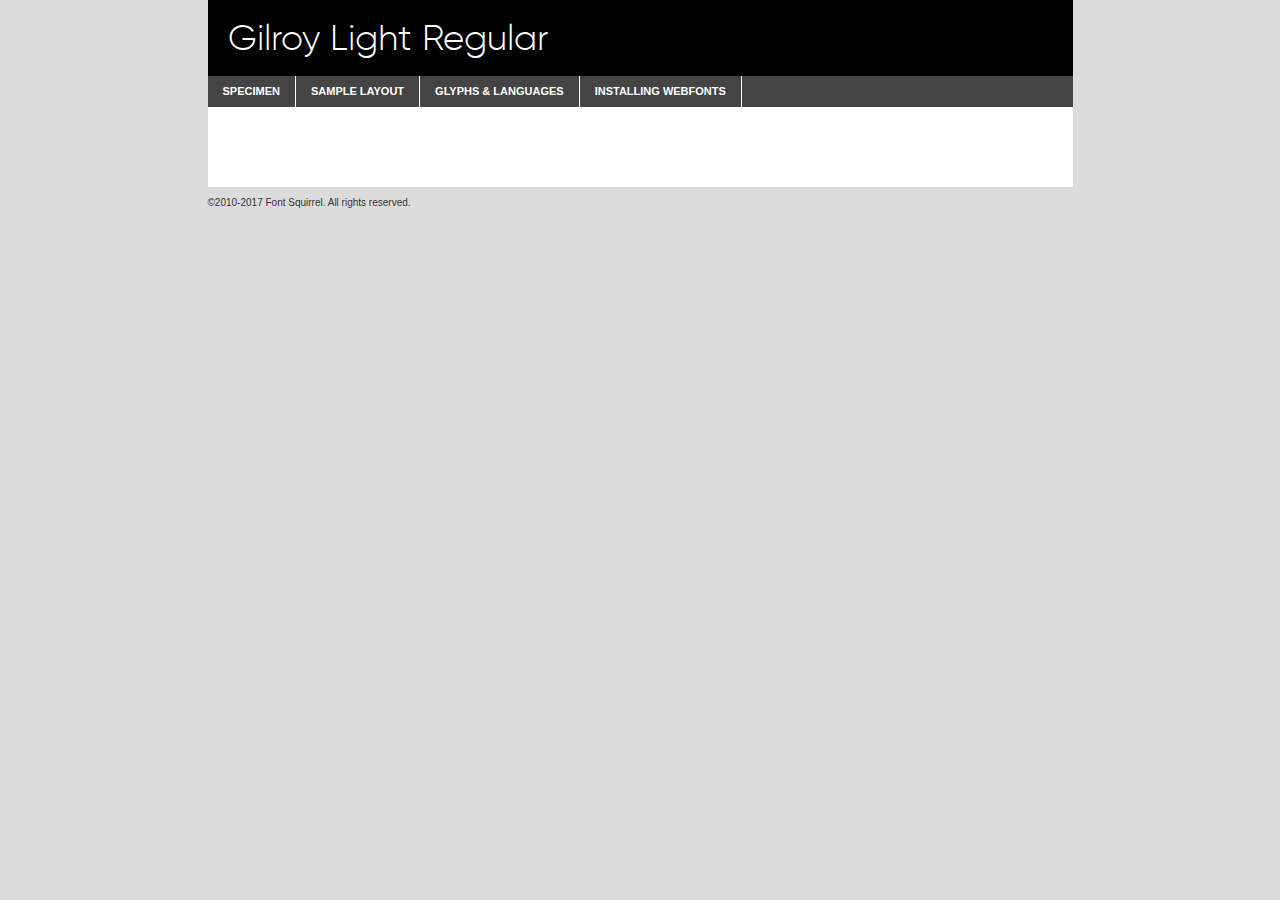
<file: 01-devais/fonts/webfontkit-20180915-150208/gilroylight-demo.html>
<!DOCTYPE html PUBLIC "-//W3C//DTD XHTML 1.0 Transitional//EN"
	"http://www.w3.org/TR/xhtml1/DTD/xhtml1-transitional.dtd">

<html xmlns="http://www.w3.org/1999/xhtml" xml:lang="en" lang="en">
<head>
	<meta http-equiv="Content-Type" content="text/html; charset=utf-8" />
	<script src="http://ajax.googleapis.com/ajax/libs/jquery/1.7.2/jquery.min.js" type="text/javascript" charset="utf-8"></script>
	<script type="text/javascript">
	(function($){$.fn.easyTabs=function(option){var param=jQuery.extend({fadeSpeed:"fast",defaultContent:1,activeClass:'active'},option);$(this).each(function(){var thisId="#"+this.id;if(param.defaultContent==''){param.defaultContent=1;}
	if(typeof param.defaultContent=="number")
	{var defaultTab=$(thisId+" .tabs li:eq("+(param.defaultContent-1)+") a").attr('href').substr(1);}else{var defaultTab=param.defaultContent;}
	$(thisId+" .tabs li a").each(function(){var tabToHide=$(this).attr('href').substr(1);$("#"+tabToHide).addClass('easytabs-tab-content');});hideAll();changeContent(defaultTab);function hideAll(){$(thisId+" .easytabs-tab-content").hide();}
	function changeContent(tabId){hideAll();$(thisId+" .tabs li").removeClass(param.activeClass);$(thisId+" .tabs li a[href=#"+tabId+"]").closest('li').addClass(param.activeClass);if(param.fadeSpeed!="none")
	{$(thisId+" #"+tabId).fadeIn(param.fadeSpeed);}else{$(thisId+" #"+tabId).show();}}
	$(thisId+" .tabs li").click(function(){var tabId=$(this).find('a').attr('href').substr(1);changeContent(tabId);return false;});});}})(jQuery);
	</script>
	<link rel="stylesheet" href="specimen_files/specimen_stylesheet.css" type="text/css" charset="utf-8" />
	<link rel="stylesheet" href="stylesheet.css" type="text/css" charset="utf-8" />

	<style type="text/css">
					body{
				font-family: 'gilroylight';
							}
		</style>

	<title>Gilroy Light Regular Specimen</title>
	
	
	<script type="text/javascript" charset="utf-8">
		$(document).ready(function() {
			$('#container').easyTabs({defaultContent:1});
		});
	</script>
</head>

<body>
<div id="container">
	<div id="header">
		Gilroy Light Regular	</div>
	<ul class="tabs">
		<li><a href="#specimen">Specimen</a></li>
		<li><a href="#layout">Sample Layout</a></li>
				<li><a href="#glyphs">Glyphs &amp; Languages</a></li>
		<li><a href="#installing">Installing Webfonts</a></li>
		
	</ul>
	
	<div id="main_content">

		
			<div id="specimen">
		
				<div class="section">
					<div class="grid12 firstcol">
						<div class="huge">AaBb</div>
					</div>
				</div>
		
				<div class="section">
					<div class="glyph_range">A&#x200B;B&#x200b;C&#x200b;D&#x200b;E&#x200b;F&#x200b;G&#x200b;H&#x200b;I&#x200b;J&#x200b;K&#x200b;L&#x200b;M&#x200b;N&#x200b;O&#x200b;P&#x200b;Q&#x200b;R&#x200b;S&#x200b;T&#x200b;U&#x200b;V&#x200b;W&#x200b;X&#x200b;Y&#x200b;Z&#x200b;a&#x200b;b&#x200b;c&#x200b;d&#x200b;e&#x200b;f&#x200b;g&#x200b;h&#x200b;i&#x200b;j&#x200b;k&#x200b;l&#x200b;m&#x200b;n&#x200b;o&#x200b;p&#x200b;q&#x200b;r&#x200b;s&#x200b;t&#x200b;u&#x200b;v&#x200b;w&#x200b;x&#x200b;y&#x200b;z&#x200b;1&#x200b;2&#x200b;3&#x200b;4&#x200b;5&#x200b;6&#x200b;7&#x200b;8&#x200b;9&#x200b;0&#x200b;&amp;&#x200b;.&#x200b;,&#x200b;?&#x200b;!&#x200b;&#64;&#x200b;(&#x200b;)&#x200b;#&#x200b;$&#x200b;%&#x200b;*&#x200b;+&#x200b;-&#x200b;=&#x200b;:&#x200b;;</div>
				</div>
				<div class="section">
					<div class="grid12 firstcol">
						<table class="sample_table">
							<tr><td>10</td><td class="size10">abcdefghijklmnopqrstuvwxyzABCDEFGHIJKLMNOPQRSTUVWXYZ0123456789abcdefghijklmnopqrstuvwxyzABCDEFGHIJKLMNOPQRSTUVWXYZ0123456789abcdefghijklmnopqrstuvwxyzABCDEFGHIJKLMNOPQRSTUVWXYZ</td></tr>
							<tr><td>11</td><td class="size11">abcdefghijklmnopqrstuvwxyzABCDEFGHIJKLMNOPQRSTUVWXYZ0123456789abcdefghijklmnopqrstuvwxyzABCDEFGHIJKLMNOPQRSTUVWXYZ0123456789abcdefghijklmnopqrstuvwxyzABCDEFGHIJKLMNOPQRSTUVWXYZ</td></tr>
							<tr><td>12</td><td class="size12">abcdefghijklmnopqrstuvwxyzABCDEFGHIJKLMNOPQRSTUVWXYZ0123456789abcdefghijklmnopqrstuvwxyzABCDEFGHIJKLMNOPQRSTUVWXYZ0123456789abcdefghijklmnopqrstuvwxyzABCDEFGHIJKLMNOPQRSTUVWXYZ</td></tr>
							<tr><td>13</td><td class="size13">abcdefghijklmnopqrstuvwxyzABCDEFGHIJKLMNOPQRSTUVWXYZ0123456789abcdefghijklmnopqrstuvwxyzABCDEFGHIJKLMNOPQRSTUVWXYZ0123456789abcdefghijklmnopqrstuvwxyzABCDEFGHIJKLMNOPQRSTUVWXYZ</td></tr>
							<tr><td>14</td><td class="size14">abcdefghijklmnopqrstuvwxyzABCDEFGHIJKLMNOPQRSTUVWXYZ0123456789abcdefghijklmnopqrstuvwxyzABCDEFGHIJKLMNOPQRSTUVWXYZ0123456789abcdefghijklmnopqrstuvwxyzABCDEFGHIJKLMNOPQRSTUVWXYZ</td></tr>
							<tr><td>16</td><td class="size16">abcdefghijklmnopqrstuvwxyzABCDEFGHIJKLMNOPQRSTUVWXYZ0123456789abcdefghijklmnopqrstuvwxyzABCDEFGHIJKLMNOPQRSTUVWXYZ</td></tr>
							<tr><td>18</td><td class="size18">abcdefghijklmnopqrstuvwxyzABCDEFGHIJKLMNOPQRSTUVWXYZ0123456789abcdefghijklmnopqrstuvwxyzABCDEFGHIJKLMNOPQRSTUVWXYZ</td></tr>
							<tr><td>20</td><td class="size20">abcdefghijklmnopqrstuvwxyzABCDEFGHIJKLMNOPQRSTUVWXYZ0123456789abcdefghijklmnopqrstuvwxyzABCDEFGHIJKLMNOPQRSTUVWXYZ</td></tr>
							<tr><td>24</td><td class="size24">abcdefghijklmnopqrstuvwxyzABCDEFGHIJKLMNOPQRSTUVWXYZ0123456789abcdefghijklmnopqrstuvwxyzABCDEFGHIJKLMNOPQRSTUVWXYZ</td></tr>
							<tr><td>30</td><td class="size30">abcdefghijklmnopqrstuvwxyzABCDEFGHIJKLMNOPQRSTUVWXYZ0123456789abcdefghijklmnopqrstuvwxyzABCDEFGHIJKLMNOPQRSTUVWXYZ</td></tr>
							<tr><td>36</td><td class="size36">abcdefghijklmnopqrstuvwxyzABCDEFGHIJKLMNOPQRSTUVWXYZ0123456789abcdefghijklmnopqrstuvwxyzABCDEFGHIJKLMNOPQRSTUVWXYZ</td></tr>
							<tr><td>48</td><td class="size48">abcdefghijklmnopqrstuvwxyzABCDEFGHIJKLMNOPQRSTUVWXYZ0123456789abcdefghijklmnopqrstuvwxyzABCDEFGHIJKLMNOPQRSTUVWXYZ</td></tr>
							<tr><td>60</td><td class="size60">abcdefghijklmnopqrstuvwxyzABCDEFGHIJKLMNOPQRSTUVWXYZ0123456789abcdefghijklmnopqrstuvwxyzABCDEFGHIJKLMNOPQRSTUVWXYZ</td></tr>
							<tr><td>72</td><td class="size72">abcdefghijklmnopqrstuvwxyzABCDEFGHIJKLMNOPQRSTUVWXYZ0123456789abcdefghijklmnopqrstuvwxyzABCDEFGHIJKLMNOPQRSTUVWXYZ</td></tr>
							<tr><td>90</td><td class="size90">abcdefghijklmnopqrstuvwxyzABCDEFGHIJKLMNOPQRSTUVWXYZ0123456789abcdefghijklmnopqrstuvwxyzABCDEFGHIJKLMNOPQRSTUVWXYZ</td></tr>
						</table>
				
					</div>
			
				</div>
		
		
		
								<div class="section" id="bodycomparison">


										<div id="xheight">
				<div class="fontbody">&#x25FC;&#x25FC;&#x25FC;&#x25FC;&#x25FC;&#x25FC;&#x25FC;&#x25FC;&#x25FC;&#x25FC;&#x25FC;&#x25FC;&#x25FC;&#x25FC;&#x25FC;&#x25FC;&#x25FC;&#x25FC;&#x25FC;&#x25FC;&#x25FC;&#x25FC;&#x25FC;&#x25FC;&#x25FC;&#x25FC;&#x25FC;&#x25FC;&#x25FC;&#x25FC;&#x25FC;&#x25FC;&#x25FC;&#x25FC;&#x25FC;&#x25FC;&#x25FC;&#x25FC;&#x25FC;&#x25FC;&#x25FC;&#x25FC;&#x25FC;&#x25FC;&#x25FC;&#x25FC;&#x25FC;&#x25FC;&#x25FC;&#x25FC;&#x25FC;&#x25FC;&#x25FC;&#x25FC;&#x25FC;&#x25FC;&#x25FC;&#x25FC;&#x25FC;&#x25FC;&#x25FC;&#x25FC;&#x25FC;&#x25FC;&#x25FC;&#x25FC;&#x25FC;&#x25FC;&#x25FC;&#x25FC;&#x25FC;&#x25FC;&#x25FC;&#x25FC;&#x25FC;&#x25FC;&#x25FC;&#x25FC;&#x25FC;&#x25FC;&#x25FC;&#x25FC;&#x25FC;&#x25FC;&#x25FC;&#x25FC;&#x25FC;&#x25FC;&#x25FC;&#x25FC;&#x25FC;&#x25FC;&#x25FC;&#x25FC;&#x25FC;&#x25FC;&#x25FC;&#x25FC;&#x25FC;body</div><div class="arialbody">body</div><div class="verdanabody">body</div><div class="georgiabody">body</div></div>
										<div class="fontbody" style="z-index:1">
											body<span>Gilroy Light Regular</span>
										</div>
										<div class="arialbody" style="z-index:1">
											body<span>Arial</span>
										</div>
										<div class="verdanabody" style="z-index:1">
											body<span>Verdana</span>
										</div>
										<div class="georgiabody" style="z-index:1">
											body<span>Georgia</span>
										</div>



								</div>
		
		
				<div class="section psample psample_row1" id="">
					
					<div class="grid2 firstcol">
						<p class="size10"><span>10.</span>Aenean lacinia bibendum nulla sed consectetur. Fusce dapibus, tellus ac cursus commodo, tortor mauris condimentum nibh, ut fermentum massa justo sit amet risus. Nullam id dolor id nibh ultricies vehicula ut id elit. Cum sociis natoque penatibus et magnis dis parturient montes, nascetur ridiculus mus. Nulla vitae elit libero, a pharetra augue.</p>
			
					</div>
					<div class="grid3">
						<p class="size11"><span>11.</span>Aenean lacinia bibendum nulla sed consectetur. Fusce dapibus, tellus ac cursus commodo, tortor mauris condimentum nibh, ut fermentum massa justo sit amet risus. Nullam id dolor id nibh ultricies vehicula ut id elit. Cum sociis natoque penatibus et magnis dis parturient montes, nascetur ridiculus mus. Nulla vitae elit libero, a pharetra augue.</p>
			
					</div>
					<div class="grid3">
						<p class="size12"><span>12.</span>Aenean lacinia bibendum nulla sed consectetur. Fusce dapibus, tellus ac cursus commodo, tortor mauris condimentum nibh, ut fermentum massa justo sit amet risus. Nullam id dolor id nibh ultricies vehicula ut id elit. Cum sociis natoque penatibus et magnis dis parturient montes, nascetur ridiculus mus. Nulla vitae elit libero, a pharetra augue.</p>
			
					</div>
					<div class="grid4">
						<p class="size13"><span>13.</span>Aenean lacinia bibendum nulla sed consectetur. Fusce dapibus, tellus ac cursus commodo, tortor mauris condimentum nibh, ut fermentum massa justo sit amet risus. Nullam id dolor id nibh ultricies vehicula ut id elit. Cum sociis natoque penatibus et magnis dis parturient montes, nascetur ridiculus mus. Nulla vitae elit libero, a pharetra augue.</p>
			
					</div>
					<div class="white_blend"></div>
					
				</div>
				<div class="section psample psample_row2" id="">
					<div class="grid3 firstcol">
						<p class="size14"><span>14.</span>Aenean lacinia bibendum nulla sed consectetur. Fusce dapibus, tellus ac cursus commodo, tortor mauris condimentum nibh, ut fermentum massa justo sit amet risus. Nullam id dolor id nibh ultricies vehicula ut id elit. Cum sociis natoque penatibus et magnis dis parturient montes, nascetur ridiculus mus. Nulla vitae elit libero, a pharetra augue.</p>
			
					</div>
					<div class="grid4">
						<p class="size16"><span>16.</span>Aenean lacinia bibendum nulla sed consectetur. Fusce dapibus, tellus ac cursus commodo, tortor mauris condimentum nibh, ut fermentum massa justo sit amet risus. Nullam id dolor id nibh ultricies vehicula ut id elit. Cum sociis natoque penatibus et magnis dis parturient montes, nascetur ridiculus mus. Nulla vitae elit libero, a pharetra augue.</p>
			
					</div>
					<div class="grid5">
						<p class="size18"><span>18.</span>Aenean lacinia bibendum nulla sed consectetur. Fusce dapibus, tellus ac cursus commodo, tortor mauris condimentum nibh, ut fermentum massa justo sit amet risus. Nullam id dolor id nibh ultricies vehicula ut id elit. Cum sociis natoque penatibus et magnis dis parturient montes, nascetur ridiculus mus. Nulla vitae elit libero, a pharetra augue.</p>
			
					</div>

					<div class="white_blend"></div>

				</div>
				
				<div class="section psample psample_row3" id="">
					<div class="grid5 firstcol">
						<p class="size20"><span>20.</span>Aenean lacinia bibendum nulla sed consectetur. Fusce dapibus, tellus ac cursus commodo, tortor mauris condimentum nibh, ut fermentum massa justo sit amet risus. Nullam id dolor id nibh ultricies vehicula ut id elit. Cum sociis natoque penatibus et magnis dis parturient montes, nascetur ridiculus mus. Nulla vitae elit libero, a pharetra augue.</p>
					</div>
					<div class="grid7">
						<p class="size24"><span>24.</span>Aenean lacinia bibendum nulla sed consectetur. Fusce dapibus, tellus ac cursus commodo, tortor mauris condimentum nibh, ut fermentum massa justo sit amet risus. Nullam id dolor id nibh ultricies vehicula ut id elit. Cum sociis natoque penatibus et magnis dis parturient montes, nascetur ridiculus mus. Nulla vitae elit libero, a pharetra augue.</p>
					</div>
					
					<div class="white_blend"></div>
					
				</div>
				
				<div class="section psample psample_row4" id="">
					<div class="grid12 firstcol">
						<p class="size30"><span>30.</span>Aenean lacinia bibendum nulla sed consectetur. Fusce dapibus, tellus ac cursus commodo, tortor mauris condimentum nibh, ut fermentum massa justo sit amet risus. Nullam id dolor id nibh ultricies vehicula ut id elit. Cum sociis natoque penatibus et magnis dis parturient montes, nascetur ridiculus mus. Nulla vitae elit libero, a pharetra augue.</p>
					</div>
					<div class="white_blend"></div>
					
				</div>
				
				
				
				<div class="section psample psample_row1 fullreverse">
					<div class="grid2 firstcol">
						<p class="size10"><span>10.</span>Aenean lacinia bibendum nulla sed consectetur. Fusce dapibus, tellus ac cursus commodo, tortor mauris condimentum nibh, ut fermentum massa justo sit amet risus. Nullam id dolor id nibh ultricies vehicula ut id elit. Cum sociis natoque penatibus et magnis dis parturient montes, nascetur ridiculus mus. Nulla vitae elit libero, a pharetra augue.</p>
			
					</div>
					<div class="grid3">
						<p class="size11"><span>11.</span>Aenean lacinia bibendum nulla sed consectetur. Fusce dapibus, tellus ac cursus commodo, tortor mauris condimentum nibh, ut fermentum massa justo sit amet risus. Nullam id dolor id nibh ultricies vehicula ut id elit. Cum sociis natoque penatibus et magnis dis parturient montes, nascetur ridiculus mus. Nulla vitae elit libero, a pharetra augue.</p>
			
					</div>
					<div class="grid3">
						<p class="size12"><span>12.</span>Aenean lacinia bibendum nulla sed consectetur. Fusce dapibus, tellus ac cursus commodo, tortor mauris condimentum nibh, ut fermentum massa justo sit amet risus. Nullam id dolor id nibh ultricies vehicula ut id elit. Cum sociis natoque penatibus et magnis dis parturient montes, nascetur ridiculus mus. Nulla vitae elit libero, a pharetra augue.</p>
			
					</div>
					<div class="grid4">
						<p class="size13"><span>13.</span>Aenean lacinia bibendum nulla sed consectetur. Fusce dapibus, tellus ac cursus commodo, tortor mauris condimentum nibh, ut fermentum massa justo sit amet risus. Nullam id dolor id nibh ultricies vehicula ut id elit. Cum sociis natoque penatibus et magnis dis parturient montes, nascetur ridiculus mus. Nulla vitae elit libero, a pharetra augue.</p>
			
					</div>
					<div class="black_blend"></div>
					
				</div>
				
				<div class="section psample psample_row2 fullreverse">
					<div class="grid3 firstcol">
						<p class="size14"><span>14.</span>Aenean lacinia bibendum nulla sed consectetur. Fusce dapibus, tellus ac cursus commodo, tortor mauris condimentum nibh, ut fermentum massa justo sit amet risus. Nullam id dolor id nibh ultricies vehicula ut id elit. Cum sociis natoque penatibus et magnis dis parturient montes, nascetur ridiculus mus. Nulla vitae elit libero, a pharetra augue.</p>
			
					</div>
					<div class="grid4">
						<p class="size16"><span>16.</span>Aenean lacinia bibendum nulla sed consectetur. Fusce dapibus, tellus ac cursus commodo, tortor mauris condimentum nibh, ut fermentum massa justo sit amet risus. Nullam id dolor id nibh ultricies vehicula ut id elit. Cum sociis natoque penatibus et magnis dis parturient montes, nascetur ridiculus mus. Nulla vitae elit libero, a pharetra augue.</p>
			
					</div>
					<div class="grid5">
						<p class="size18"><span>18.</span>Aenean lacinia bibendum nulla sed consectetur. Fusce dapibus, tellus ac cursus commodo, tortor mauris condimentum nibh, ut fermentum massa justo sit amet risus. Nullam id dolor id nibh ultricies vehicula ut id elit. Cum sociis natoque penatibus et magnis dis parturient montes, nascetur ridiculus mus. Nulla vitae elit libero, a pharetra augue.</p>
			
					</div>
					<div class="black_blend"></div>

				</div>
				
				<div class="section psample fullreverse psample_row3" id="">
					<div class="grid5 firstcol">
						<p class="size20"><span>20.</span>Aenean lacinia bibendum nulla sed consectetur. Fusce dapibus, tellus ac cursus commodo, tortor mauris condimentum nibh, ut fermentum massa justo sit amet risus. Nullam id dolor id nibh ultricies vehicula ut id elit. Cum sociis natoque penatibus et magnis dis parturient montes, nascetur ridiculus mus. Nulla vitae elit libero, a pharetra augue.</p>
					</div>
					<div class="grid7">
						<p class="size24"><span>24.</span>Aenean lacinia bibendum nulla sed consectetur. Fusce dapibus, tellus ac cursus commodo, tortor mauris condimentum nibh, ut fermentum massa justo sit amet risus. Nullam id dolor id nibh ultricies vehicula ut id elit. Cum sociis natoque penatibus et magnis dis parturient montes, nascetur ridiculus mus. Nulla vitae elit libero, a pharetra augue.</p>
					</div>
					
					<div class="black_blend"></div>
					
				</div>
				
				<div class="section psample fullreverse psample_row4" id="" style="border-bottom: 20px #000 solid;">
					<div class="grid12 firstcol">
						<p class="size30"><span>30.</span>Aenean lacinia bibendum nulla sed consectetur. Fusce dapibus, tellus ac cursus commodo, tortor mauris condimentum nibh, ut fermentum massa justo sit amet risus. Nullam id dolor id nibh ultricies vehicula ut id elit. Cum sociis natoque penatibus et magnis dis parturient montes, nascetur ridiculus mus. Nulla vitae elit libero, a pharetra augue.</p>
					</div>
					<div class="black_blend"></div>
					
				</div>
				
				
				
				
			</div>
			
			<div id="layout">
				
				<div class="section">
					
					<div class="grid12 firstcol">
						<h1>Lorem Ipsum Dolor</h1>
						<h2>Etiam porta sem malesuada magna mollis euismod</h2>
						
						<p class="byline">By <a href="#link">Aenean Lacinia</a></p>
					</div>
				</div>
				<div class="section">
					<div class="grid8 firstcol">
						<p class="large">Donec sed odio dui. Morbi leo risus, porta ac consectetur ac, vestibulum at eros. Fusce dapibus, tellus ac cursus commodo, tortor mauris condimentum nibh, ut fermentum massa justo sit amet risus. </p>

						
						<h3>Pellentesque ornare sem</h3>

						<p>Maecenas sed diam eget risus varius blandit sit amet non magna. Maecenas faucibus mollis interdum. Donec ullamcorper nulla non metus auctor fringilla. Nullam id dolor id nibh ultricies vehicula ut id elit. Nullam id dolor id nibh ultricies vehicula ut id elit. </p>

						<p>Aenean eu leo quam. Pellentesque ornare sem lacinia quam venenatis vestibulum. Lorem ipsum dolor sit amet, consectetur adipiscing elit. Cum sociis natoque penatibus et magnis dis parturient montes, nascetur ridiculus mus. </p>

						<p>Nulla vitae elit libero, a pharetra augue. Praesent commodo cursus magna, vel scelerisque nisl consectetur et. Aenean lacinia bibendum nulla sed consectetur. </p>

						<p>Nullam quis risus eget urna mollis ornare vel eu leo. Nullam quis risus eget urna mollis ornare vel eu leo. Maecenas sed diam eget risus varius blandit sit amet non magna. Donec ullamcorper nulla non metus auctor fringilla. </p>

						<h3>Cras mattis consectetur</h3>

						<p>Aenean eu leo quam. Pellentesque ornare sem lacinia quam venenatis vestibulum. Aenean lacinia bibendum nulla sed consectetur. Integer posuere erat a ante venenatis dapibus posuere velit aliquet. Cras mattis consectetur purus sit amet fermentum. </p>

						<p>Nullam id dolor id nibh ultricies vehicula ut id elit. Nullam quis risus eget urna mollis ornare vel eu leo. Cras mattis consectetur purus sit amet fermentum.</p>
					</div>
					
					<div class="grid4 sidebar">
						
						<div class="box reverse">
							<p class="last">Nullam quis risus eget urna mollis ornare vel eu leo. Donec ullamcorper nulla non metus auctor fringilla. Cras mattis consectetur purus sit amet fermentum. Sed posuere consectetur est at lobortis. Lorem ipsum dolor sit amet, consectetur adipiscing elit. </p>
						</div>
						
						<p class="caption">Maecenas sed diam eget risus varius.</p>

						<p>Vestibulum id ligula porta felis euismod semper. Integer posuere erat a ante venenatis dapibus posuere velit aliquet. Vestibulum id ligula porta felis euismod semper. Sed posuere consectetur est at lobortis. Maecenas sed diam eget risus varius blandit sit amet non magna. Fusce dapibus, tellus ac cursus commodo, tortor mauris condimentum nibh, ut fermentum massa justo sit amet risus. </p>

					

						<p>Duis mollis, est non commodo luctus, nisi erat porttitor ligula, eget lacinia odio sem nec elit. Aenean lacinia bibendum nulla sed consectetur. Vivamus sagittis lacus vel augue laoreet rutrum faucibus dolor auctor. Aenean lacinia bibendum nulla sed consectetur. Nullam quis risus eget urna mollis ornare vel eu leo. </p>

						<p>Praesent commodo cursus magna, vel scelerisque nisl consectetur et. Donec ullamcorper nulla non metus auctor fringilla. Maecenas faucibus mollis interdum. Fusce dapibus, tellus ac cursus commodo, tortor mauris condimentum nibh, ut fermentum massa justo sit amet risus. </p>

					</div>
				</div>
				
			</div>


			



		<div id="glyphs">
			<div class="section">
				<div class="grid12 firstcol">
			
				<h1>Language Support</h1>
				<p>The subset of Gilroy Light Regular in this kit supports the following languages:<br />
			
					English, Arrernte, Bislama, Cebuano, Fijian, Gilbertese, Hmong, Ibanag, Iloko_ilokano, Interglossa_glosa, Interlingua, Lojban, Norfolk_pitcairnese, Oromo, Rotokas, Seychelles_creole, Shona, Somali, Southern_ndebele, Swahili, Swati_swazi, Tok_pisin, Warlpiri, Xhosa, Zulu, Latinbasic, Ubasic				</p>
				<h1>Glyph Chart</h1>
				<p>The subset of Gilroy Light Regular in this kit includes all the glyphs listed below. Unicode entities are included above each glyph to help you insert individual characters into your layout.</p>
				<div id="glyph_chart">
			
																				 <div><p>&amp;#13;</p>&#13;</div>
																				 <div><p>&amp;#32;</p>&#32;</div>
																				 <div><p>&amp;#33;</p>&#33;</div>
																				 <div><p>&amp;#34;</p>&#34;</div>
																				 <div><p>&amp;#35;</p>&#35;</div>
																				 <div><p>&amp;#36;</p>&#36;</div>
																				 <div><p>&amp;#37;</p>&#37;</div>
																				 <div><p>&amp;#38;</p>&#38;</div>
																				 <div><p>&amp;#39;</p>&#39;</div>
																				 <div><p>&amp;#40;</p>&#40;</div>
																				 <div><p>&amp;#41;</p>&#41;</div>
																				 <div><p>&amp;#42;</p>&#42;</div>
																				 <div><p>&amp;#43;</p>&#43;</div>
																				 <div><p>&amp;#44;</p>&#44;</div>
																				 <div><p>&amp;#45;</p>&#45;</div>
																				 <div><p>&amp;#46;</p>&#46;</div>
																				 <div><p>&amp;#47;</p>&#47;</div>
																				 <div><p>&amp;#48;</p>&#48;</div>
																				 <div><p>&amp;#49;</p>&#49;</div>
																				 <div><p>&amp;#50;</p>&#50;</div>
																				 <div><p>&amp;#51;</p>&#51;</div>
																				 <div><p>&amp;#52;</p>&#52;</div>
																				 <div><p>&amp;#53;</p>&#53;</div>
																				 <div><p>&amp;#54;</p>&#54;</div>
																				 <div><p>&amp;#55;</p>&#55;</div>
																				 <div><p>&amp;#56;</p>&#56;</div>
																				 <div><p>&amp;#57;</p>&#57;</div>
																				 <div><p>&amp;#58;</p>&#58;</div>
																				 <div><p>&amp;#59;</p>&#59;</div>
																				 <div><p>&amp;#60;</p>&#60;</div>
																				 <div><p>&amp;#61;</p>&#61;</div>
																				 <div><p>&amp;#62;</p>&#62;</div>
																				 <div><p>&amp;#63;</p>&#63;</div>
																				 <div><p>&amp;#64;</p>&#64;</div>
																				 <div><p>&amp;#65;</p>&#65;</div>
																				 <div><p>&amp;#66;</p>&#66;</div>
																				 <div><p>&amp;#67;</p>&#67;</div>
																				 <div><p>&amp;#68;</p>&#68;</div>
																				 <div><p>&amp;#69;</p>&#69;</div>
																				 <div><p>&amp;#70;</p>&#70;</div>
																				 <div><p>&amp;#71;</p>&#71;</div>
																				 <div><p>&amp;#72;</p>&#72;</div>
																				 <div><p>&amp;#73;</p>&#73;</div>
																				 <div><p>&amp;#74;</p>&#74;</div>
																				 <div><p>&amp;#75;</p>&#75;</div>
																				 <div><p>&amp;#76;</p>&#76;</div>
																				 <div><p>&amp;#77;</p>&#77;</div>
																				 <div><p>&amp;#78;</p>&#78;</div>
																				 <div><p>&amp;#79;</p>&#79;</div>
																				 <div><p>&amp;#80;</p>&#80;</div>
																				 <div><p>&amp;#81;</p>&#81;</div>
																				 <div><p>&amp;#82;</p>&#82;</div>
																				 <div><p>&amp;#83;</p>&#83;</div>
																				 <div><p>&amp;#84;</p>&#84;</div>
																				 <div><p>&amp;#85;</p>&#85;</div>
																				 <div><p>&amp;#86;</p>&#86;</div>
																				 <div><p>&amp;#87;</p>&#87;</div>
																				 <div><p>&amp;#88;</p>&#88;</div>
																				 <div><p>&amp;#89;</p>&#89;</div>
																				 <div><p>&amp;#90;</p>&#90;</div>
																				 <div><p>&amp;#91;</p>&#91;</div>
																				 <div><p>&amp;#92;</p>&#92;</div>
																				 <div><p>&amp;#93;</p>&#93;</div>
																				 <div><p>&amp;#94;</p>&#94;</div>
																				 <div><p>&amp;#95;</p>&#95;</div>
																				 <div><p>&amp;#96;</p>&#96;</div>
																				 <div><p>&amp;#97;</p>&#97;</div>
																				 <div><p>&amp;#98;</p>&#98;</div>
																				 <div><p>&amp;#99;</p>&#99;</div>
																				 <div><p>&amp;#100;</p>&#100;</div>
																				 <div><p>&amp;#101;</p>&#101;</div>
																				 <div><p>&amp;#102;</p>&#102;</div>
																				 <div><p>&amp;#103;</p>&#103;</div>
																				 <div><p>&amp;#104;</p>&#104;</div>
																				 <div><p>&amp;#105;</p>&#105;</div>
																				 <div><p>&amp;#106;</p>&#106;</div>
																				 <div><p>&amp;#107;</p>&#107;</div>
																				 <div><p>&amp;#108;</p>&#108;</div>
																				 <div><p>&amp;#109;</p>&#109;</div>
																				 <div><p>&amp;#110;</p>&#110;</div>
																				 <div><p>&amp;#111;</p>&#111;</div>
																				 <div><p>&amp;#112;</p>&#112;</div>
																				 <div><p>&amp;#113;</p>&#113;</div>
																				 <div><p>&amp;#114;</p>&#114;</div>
																				 <div><p>&amp;#115;</p>&#115;</div>
																				 <div><p>&amp;#116;</p>&#116;</div>
																				 <div><p>&amp;#117;</p>&#117;</div>
																				 <div><p>&amp;#118;</p>&#118;</div>
																				 <div><p>&amp;#119;</p>&#119;</div>
																				 <div><p>&amp;#120;</p>&#120;</div>
																				 <div><p>&amp;#121;</p>&#121;</div>
																				 <div><p>&amp;#122;</p>&#122;</div>
																				 <div><p>&amp;#123;</p>&#123;</div>
																				 <div><p>&amp;#124;</p>&#124;</div>
																				 <div><p>&amp;#125;</p>&#125;</div>
																				 <div><p>&amp;#126;</p>&#126;</div>
																				 <div><p>&amp;#160;</p>&#160;</div>
																				 <div><p>&amp;#173;</p>&#173;</div>
																				 <div><p>&amp;#8192;</p>&#8192;</div>
																				 <div><p>&amp;#8193;</p>&#8193;</div>
																				 <div><p>&amp;#8194;</p>&#8194;</div>
																				 <div><p>&amp;#8195;</p>&#8195;</div>
																				 <div><p>&amp;#8196;</p>&#8196;</div>
																				 <div><p>&amp;#8197;</p>&#8197;</div>
																				 <div><p>&amp;#8198;</p>&#8198;</div>
																				 <div><p>&amp;#8199;</p>&#8199;</div>
																				 <div><p>&amp;#8200;</p>&#8200;</div>
																				 <div><p>&amp;#8201;</p>&#8201;</div>
																				 <div><p>&amp;#8202;</p>&#8202;</div>
																				 <div><p>&amp;#8208;</p>&#8208;</div>
																				 <div><p>&amp;#8209;</p>&#8209;</div>
																				 <div><p>&amp;#8210;</p>&#8210;</div>
																				 <div><p>&amp;#8211;</p>&#8211;</div>
																				 <div><p>&amp;#8212;</p>&#8212;</div>
																				 <div><p>&amp;#8239;</p>&#8239;</div>
																				 <div><p>&amp;#8287;</p>&#8287;</div>
																				 <div><p>&amp;#9724;</p>&#9724;</div>
																				 <div><p>&amp;#64257;</p>&#64257;</div>
																				 <div><p>&amp;#64258;</p>&#64258;</div>
																				 <div><p>&amp;#64259;</p>&#64259;</div>
																				 <div><p>&amp;#64260;</p>&#64260;</div>
																																						</div>	
				</div>
		
		
			</div>
		</div>
		
		
		<div id="specs">
			
		</div>
	
		<div id="installing">
			<div class="section">
				<div class="grid7 firstcol">
					<h1>Installing Webfonts</h1>
					
					<p>Webfonts are supported by all major browser platforms but not all in the same way. There are currently four different font formats that must be included in order to target all browsers. This includes TTF, WOFF, EOT and SVG.</p>
					
					<h2>1. Upload your webfonts</h2>
					<p>You must upload your webfont kit to your website. They should be in or near the same directory as your CSS files.</p>
					
					<h2>2. Include the webfont stylesheet</h2>
					<p>A special CSS @font-face declaration helps the various browsers select the appropriate font it needs without causing you a bunch of headaches. Learn more about this syntax by reading the <a href="https://www.fontspring.com/blog/further-hardening-of-the-bulletproof-syntax">Fontspring blog post</a> about it. The code for it is as follows:</p>


<code>
@font-face{ 
	font-family: 'MyWebFont';
	src: url('WebFont.eot');
	src: url('WebFont.eot?#iefix') format('embedded-opentype'),
	     url('WebFont.woff') format('woff'),
	     url('WebFont.ttf') format('truetype'),
	     url('WebFont.svg#webfont') format('svg');
}
</code>

	<p>We've already gone ahead and generated the code for you. All you have to do is link to the stylesheet in your HTML, like this:</p>
	<code>&lt;link rel=&quot;stylesheet&quot; href=&quot;stylesheet.css&quot; type=&quot;text/css&quot; charset=&quot;utf-8&quot; /&gt;</code>

					<h2>3. Modify your own stylesheet</h2>
					<p>To take advantage of your new fonts, you must tell your stylesheet to use them. Look at the original @font-face declaration above and find the property called "font-family." The name linked there will be what you use to reference the font. Prepend that webfont name to the font stack in the "font-family" property, inside the selector you want to change. For example:</p>
<code>p { font-family: 'WebFont', Arial, sans-serif; }</code>

<h2>4. Test</h2>
<p>Getting webfonts to work cross-browser <em>can</em> be tricky. Use the information in the sidebar to help you if you find that fonts aren't loading in a particular browser.</p>
				</div>
				
				<div class="grid5 sidebar">
					<div class="box">
						<h2>Troubleshooting<br />Font-Face Problems</h2>
						<p>Having trouble getting your webfonts to load in your new website? Here are some tips to sort out what might be the problem.</p>

						<h3>Fonts not showing in any browser</h3>

						<p>This sounds like you need to work on the plumbing. You either did not upload the fonts to the correct directory, or you did not link the fonts properly in the CSS. If you've confirmed that all this is correct and you still have a problem, take a look at your .htaccess file and see if requests are getting intercepted.</p>

						<h3>Fonts not loading in iPhone or iPad</h3>

						<p>The most common problem here is that you are serving the fonts from an IIS server. IIS refuses to serve files that have unknown MIME types. If that is the case, you must set the MIME type for SVG to "image/svg+xml" in the server settings. Follow these instructions from Microsoft if you need help.</p>

						<h3>Fonts not loading in Firefox</h3>

						<p>The primary reason for this failure? You are still using a version Firefox older than 3.5. So upgrade already! If that isn't it, then you are very likely serving fonts from a different domain. Firefox requires that all font assets be served from the same domain. Lastly it is possible that you need to add WOFF to your list of MIME types (if you are serving via IIS.)</p>

						<h3>Fonts not loading in IE</h3>

						<p>Are you looking at Internet Explorer on an actual Windows machine or are you cheating by using a service like Adobe BrowserLab? Many of these screenshot services do not render @font-face for IE. Best to test it on a real machine.</p>

						<h3>Fonts not loading in IE9</h3>

						<p>IE9, like Firefox, requires that fonts be served from the same domain as the website. Make sure that is the case.</p>
					</div>
				</div>
			</div>
			
		</div>
	
	</div>
	<div id="footer">
		<p>&copy;2010-2017 Font Squirrel. All rights reserved.</p>
	</div>
</div>
</body>
</html>
</file>
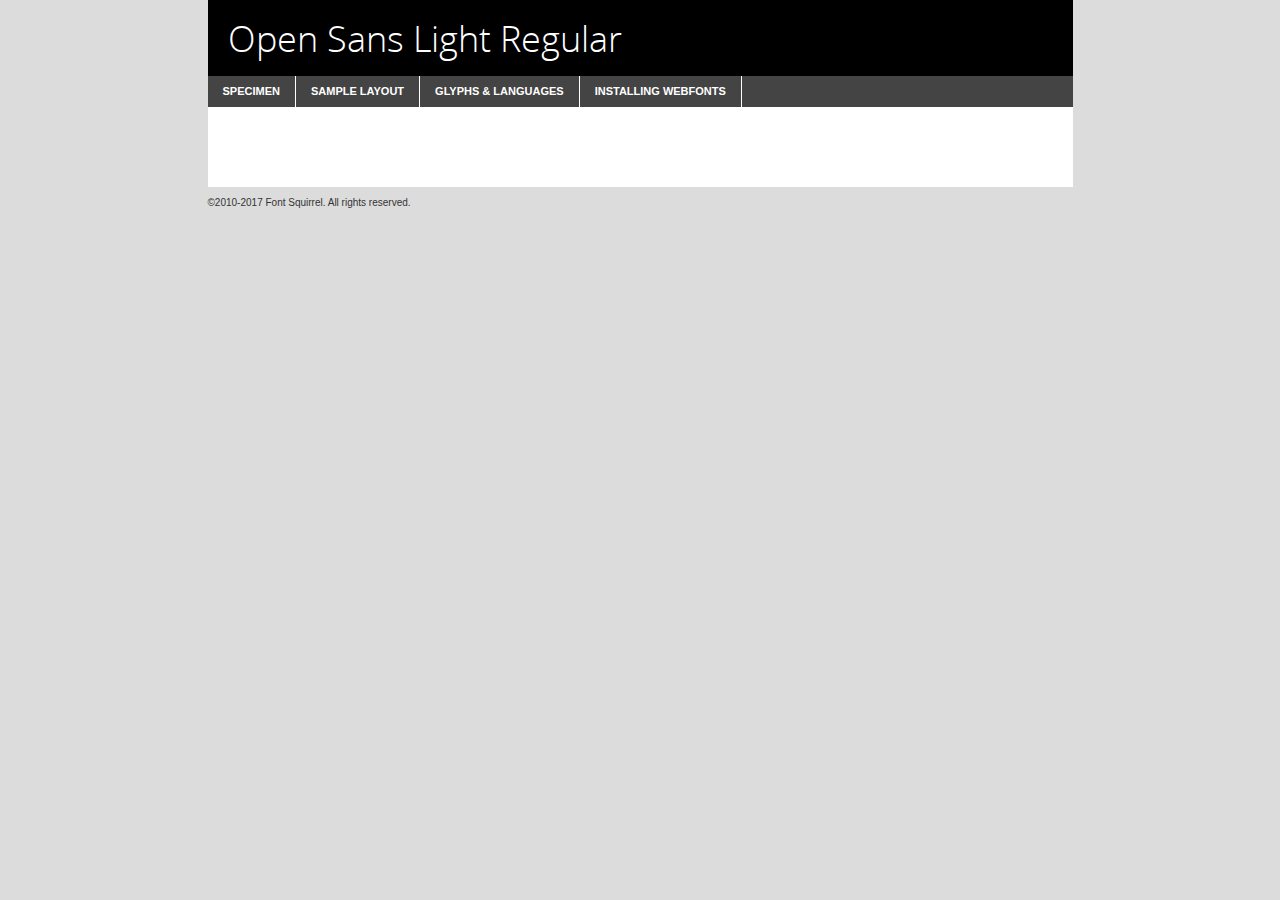
<file: 01-devais/fonts/webfontkit-20180915-150208/opensans-light-demo.html>
<!DOCTYPE html PUBLIC "-//W3C//DTD XHTML 1.0 Transitional//EN"
	"http://www.w3.org/TR/xhtml1/DTD/xhtml1-transitional.dtd">

<html xmlns="http://www.w3.org/1999/xhtml" xml:lang="en" lang="en">
<head>
	<meta http-equiv="Content-Type" content="text/html; charset=utf-8" />
	<script src="http://ajax.googleapis.com/ajax/libs/jquery/1.7.2/jquery.min.js" type="text/javascript" charset="utf-8"></script>
	<script type="text/javascript">
	(function($){$.fn.easyTabs=function(option){var param=jQuery.extend({fadeSpeed:"fast",defaultContent:1,activeClass:'active'},option);$(this).each(function(){var thisId="#"+this.id;if(param.defaultContent==''){param.defaultContent=1;}
	if(typeof param.defaultContent=="number")
	{var defaultTab=$(thisId+" .tabs li:eq("+(param.defaultContent-1)+") a").attr('href').substr(1);}else{var defaultTab=param.defaultContent;}
	$(thisId+" .tabs li a").each(function(){var tabToHide=$(this).attr('href').substr(1);$("#"+tabToHide).addClass('easytabs-tab-content');});hideAll();changeContent(defaultTab);function hideAll(){$(thisId+" .easytabs-tab-content").hide();}
	function changeContent(tabId){hideAll();$(thisId+" .tabs li").removeClass(param.activeClass);$(thisId+" .tabs li a[href=#"+tabId+"]").closest('li').addClass(param.activeClass);if(param.fadeSpeed!="none")
	{$(thisId+" #"+tabId).fadeIn(param.fadeSpeed);}else{$(thisId+" #"+tabId).show();}}
	$(thisId+" .tabs li").click(function(){var tabId=$(this).find('a').attr('href').substr(1);changeContent(tabId);return false;});});}})(jQuery);
	</script>
	<link rel="stylesheet" href="specimen_files/specimen_stylesheet.css" type="text/css" charset="utf-8" />
	<link rel="stylesheet" href="stylesheet.css" type="text/css" charset="utf-8" />

	<style type="text/css">
					body{
				font-family: 'open_sanslight';
							}
		</style>

	<title>Open Sans Light Regular Specimen</title>
	
	
	<script type="text/javascript" charset="utf-8">
		$(document).ready(function() {
			$('#container').easyTabs({defaultContent:1});
		});
	</script>
</head>

<body>
<div id="container">
	<div id="header">
		Open Sans Light Regular	</div>
	<ul class="tabs">
		<li><a href="#specimen">Specimen</a></li>
		<li><a href="#layout">Sample Layout</a></li>
				<li><a href="#glyphs">Glyphs &amp; Languages</a></li>
		<li><a href="#installing">Installing Webfonts</a></li>
		
	</ul>
	
	<div id="main_content">

		
			<div id="specimen">
		
				<div class="section">
					<div class="grid12 firstcol">
						<div class="huge">AaBb</div>
					</div>
				</div>
		
				<div class="section">
					<div class="glyph_range">A&#x200B;B&#x200b;C&#x200b;D&#x200b;E&#x200b;F&#x200b;G&#x200b;H&#x200b;I&#x200b;J&#x200b;K&#x200b;L&#x200b;M&#x200b;N&#x200b;O&#x200b;P&#x200b;Q&#x200b;R&#x200b;S&#x200b;T&#x200b;U&#x200b;V&#x200b;W&#x200b;X&#x200b;Y&#x200b;Z&#x200b;a&#x200b;b&#x200b;c&#x200b;d&#x200b;e&#x200b;f&#x200b;g&#x200b;h&#x200b;i&#x200b;j&#x200b;k&#x200b;l&#x200b;m&#x200b;n&#x200b;o&#x200b;p&#x200b;q&#x200b;r&#x200b;s&#x200b;t&#x200b;u&#x200b;v&#x200b;w&#x200b;x&#x200b;y&#x200b;z&#x200b;1&#x200b;2&#x200b;3&#x200b;4&#x200b;5&#x200b;6&#x200b;7&#x200b;8&#x200b;9&#x200b;0&#x200b;&amp;&#x200b;.&#x200b;,&#x200b;?&#x200b;!&#x200b;&#64;&#x200b;(&#x200b;)&#x200b;#&#x200b;$&#x200b;%&#x200b;*&#x200b;+&#x200b;-&#x200b;=&#x200b;:&#x200b;;</div>
				</div>
				<div class="section">
					<div class="grid12 firstcol">
						<table class="sample_table">
							<tr><td>10</td><td class="size10">abcdefghijklmnopqrstuvwxyzABCDEFGHIJKLMNOPQRSTUVWXYZ0123456789abcdefghijklmnopqrstuvwxyzABCDEFGHIJKLMNOPQRSTUVWXYZ0123456789abcdefghijklmnopqrstuvwxyzABCDEFGHIJKLMNOPQRSTUVWXYZ</td></tr>
							<tr><td>11</td><td class="size11">abcdefghijklmnopqrstuvwxyzABCDEFGHIJKLMNOPQRSTUVWXYZ0123456789abcdefghijklmnopqrstuvwxyzABCDEFGHIJKLMNOPQRSTUVWXYZ0123456789abcdefghijklmnopqrstuvwxyzABCDEFGHIJKLMNOPQRSTUVWXYZ</td></tr>
							<tr><td>12</td><td class="size12">abcdefghijklmnopqrstuvwxyzABCDEFGHIJKLMNOPQRSTUVWXYZ0123456789abcdefghijklmnopqrstuvwxyzABCDEFGHIJKLMNOPQRSTUVWXYZ0123456789abcdefghijklmnopqrstuvwxyzABCDEFGHIJKLMNOPQRSTUVWXYZ</td></tr>
							<tr><td>13</td><td class="size13">abcdefghijklmnopqrstuvwxyzABCDEFGHIJKLMNOPQRSTUVWXYZ0123456789abcdefghijklmnopqrstuvwxyzABCDEFGHIJKLMNOPQRSTUVWXYZ0123456789abcdefghijklmnopqrstuvwxyzABCDEFGHIJKLMNOPQRSTUVWXYZ</td></tr>
							<tr><td>14</td><td class="size14">abcdefghijklmnopqrstuvwxyzABCDEFGHIJKLMNOPQRSTUVWXYZ0123456789abcdefghijklmnopqrstuvwxyzABCDEFGHIJKLMNOPQRSTUVWXYZ0123456789abcdefghijklmnopqrstuvwxyzABCDEFGHIJKLMNOPQRSTUVWXYZ</td></tr>
							<tr><td>16</td><td class="size16">abcdefghijklmnopqrstuvwxyzABCDEFGHIJKLMNOPQRSTUVWXYZ0123456789abcdefghijklmnopqrstuvwxyzABCDEFGHIJKLMNOPQRSTUVWXYZ</td></tr>
							<tr><td>18</td><td class="size18">abcdefghijklmnopqrstuvwxyzABCDEFGHIJKLMNOPQRSTUVWXYZ0123456789abcdefghijklmnopqrstuvwxyzABCDEFGHIJKLMNOPQRSTUVWXYZ</td></tr>
							<tr><td>20</td><td class="size20">abcdefghijklmnopqrstuvwxyzABCDEFGHIJKLMNOPQRSTUVWXYZ0123456789abcdefghijklmnopqrstuvwxyzABCDEFGHIJKLMNOPQRSTUVWXYZ</td></tr>
							<tr><td>24</td><td class="size24">abcdefghijklmnopqrstuvwxyzABCDEFGHIJKLMNOPQRSTUVWXYZ0123456789abcdefghijklmnopqrstuvwxyzABCDEFGHIJKLMNOPQRSTUVWXYZ</td></tr>
							<tr><td>30</td><td class="size30">abcdefghijklmnopqrstuvwxyzABCDEFGHIJKLMNOPQRSTUVWXYZ0123456789abcdefghijklmnopqrstuvwxyzABCDEFGHIJKLMNOPQRSTUVWXYZ</td></tr>
							<tr><td>36</td><td class="size36">abcdefghijklmnopqrstuvwxyzABCDEFGHIJKLMNOPQRSTUVWXYZ0123456789abcdefghijklmnopqrstuvwxyzABCDEFGHIJKLMNOPQRSTUVWXYZ</td></tr>
							<tr><td>48</td><td class="size48">abcdefghijklmnopqrstuvwxyzABCDEFGHIJKLMNOPQRSTUVWXYZ0123456789abcdefghijklmnopqrstuvwxyzABCDEFGHIJKLMNOPQRSTUVWXYZ</td></tr>
							<tr><td>60</td><td class="size60">abcdefghijklmnopqrstuvwxyzABCDEFGHIJKLMNOPQRSTUVWXYZ0123456789abcdefghijklmnopqrstuvwxyzABCDEFGHIJKLMNOPQRSTUVWXYZ</td></tr>
							<tr><td>72</td><td class="size72">abcdefghijklmnopqrstuvwxyzABCDEFGHIJKLMNOPQRSTUVWXYZ0123456789abcdefghijklmnopqrstuvwxyzABCDEFGHIJKLMNOPQRSTUVWXYZ</td></tr>
							<tr><td>90</td><td class="size90">abcdefghijklmnopqrstuvwxyzABCDEFGHIJKLMNOPQRSTUVWXYZ0123456789abcdefghijklmnopqrstuvwxyzABCDEFGHIJKLMNOPQRSTUVWXYZ</td></tr>
						</table>
				
					</div>
			
				</div>
		
		
		
								<div class="section" id="bodycomparison">


										<div id="xheight">
				<div class="fontbody">&#x25FC;&#x25FC;&#x25FC;&#x25FC;&#x25FC;&#x25FC;&#x25FC;&#x25FC;&#x25FC;&#x25FC;&#x25FC;&#x25FC;&#x25FC;&#x25FC;&#x25FC;&#x25FC;&#x25FC;&#x25FC;&#x25FC;&#x25FC;&#x25FC;&#x25FC;&#x25FC;&#x25FC;&#x25FC;&#x25FC;&#x25FC;&#x25FC;&#x25FC;&#x25FC;&#x25FC;&#x25FC;&#x25FC;&#x25FC;&#x25FC;&#x25FC;&#x25FC;&#x25FC;&#x25FC;&#x25FC;&#x25FC;&#x25FC;&#x25FC;&#x25FC;&#x25FC;&#x25FC;&#x25FC;&#x25FC;&#x25FC;&#x25FC;&#x25FC;&#x25FC;&#x25FC;&#x25FC;&#x25FC;&#x25FC;&#x25FC;&#x25FC;&#x25FC;&#x25FC;&#x25FC;&#x25FC;&#x25FC;&#x25FC;&#x25FC;&#x25FC;&#x25FC;&#x25FC;&#x25FC;&#x25FC;&#x25FC;&#x25FC;&#x25FC;&#x25FC;&#x25FC;&#x25FC;&#x25FC;&#x25FC;&#x25FC;&#x25FC;&#x25FC;&#x25FC;&#x25FC;&#x25FC;&#x25FC;&#x25FC;&#x25FC;&#x25FC;&#x25FC;&#x25FC;&#x25FC;&#x25FC;&#x25FC;&#x25FC;&#x25FC;&#x25FC;&#x25FC;&#x25FC;&#x25FC;body</div><div class="arialbody">body</div><div class="verdanabody">body</div><div class="georgiabody">body</div></div>
										<div class="fontbody" style="z-index:1">
											body<span>Open Sans Light Regular</span>
										</div>
										<div class="arialbody" style="z-index:1">
											body<span>Arial</span>
										</div>
										<div class="verdanabody" style="z-index:1">
											body<span>Verdana</span>
										</div>
										<div class="georgiabody" style="z-index:1">
											body<span>Georgia</span>
										</div>



								</div>
		
		
				<div class="section psample psample_row1" id="">
					
					<div class="grid2 firstcol">
						<p class="size10"><span>10.</span>Aenean lacinia bibendum nulla sed consectetur. Fusce dapibus, tellus ac cursus commodo, tortor mauris condimentum nibh, ut fermentum massa justo sit amet risus. Nullam id dolor id nibh ultricies vehicula ut id elit. Cum sociis natoque penatibus et magnis dis parturient montes, nascetur ridiculus mus. Nulla vitae elit libero, a pharetra augue.</p>
			
					</div>
					<div class="grid3">
						<p class="size11"><span>11.</span>Aenean lacinia bibendum nulla sed consectetur. Fusce dapibus, tellus ac cursus commodo, tortor mauris condimentum nibh, ut fermentum massa justo sit amet risus. Nullam id dolor id nibh ultricies vehicula ut id elit. Cum sociis natoque penatibus et magnis dis parturient montes, nascetur ridiculus mus. Nulla vitae elit libero, a pharetra augue.</p>
			
					</div>
					<div class="grid3">
						<p class="size12"><span>12.</span>Aenean lacinia bibendum nulla sed consectetur. Fusce dapibus, tellus ac cursus commodo, tortor mauris condimentum nibh, ut fermentum massa justo sit amet risus. Nullam id dolor id nibh ultricies vehicula ut id elit. Cum sociis natoque penatibus et magnis dis parturient montes, nascetur ridiculus mus. Nulla vitae elit libero, a pharetra augue.</p>
			
					</div>
					<div class="grid4">
						<p class="size13"><span>13.</span>Aenean lacinia bibendum nulla sed consectetur. Fusce dapibus, tellus ac cursus commodo, tortor mauris condimentum nibh, ut fermentum massa justo sit amet risus. Nullam id dolor id nibh ultricies vehicula ut id elit. Cum sociis natoque penatibus et magnis dis parturient montes, nascetur ridiculus mus. Nulla vitae elit libero, a pharetra augue.</p>
			
					</div>
					<div class="white_blend"></div>
					
				</div>
				<div class="section psample psample_row2" id="">
					<div class="grid3 firstcol">
						<p class="size14"><span>14.</span>Aenean lacinia bibendum nulla sed consectetur. Fusce dapibus, tellus ac cursus commodo, tortor mauris condimentum nibh, ut fermentum massa justo sit amet risus. Nullam id dolor id nibh ultricies vehicula ut id elit. Cum sociis natoque penatibus et magnis dis parturient montes, nascetur ridiculus mus. Nulla vitae elit libero, a pharetra augue.</p>
			
					</div>
					<div class="grid4">
						<p class="size16"><span>16.</span>Aenean lacinia bibendum nulla sed consectetur. Fusce dapibus, tellus ac cursus commodo, tortor mauris condimentum nibh, ut fermentum massa justo sit amet risus. Nullam id dolor id nibh ultricies vehicula ut id elit. Cum sociis natoque penatibus et magnis dis parturient montes, nascetur ridiculus mus. Nulla vitae elit libero, a pharetra augue.</p>
			
					</div>
					<div class="grid5">
						<p class="size18"><span>18.</span>Aenean lacinia bibendum nulla sed consectetur. Fusce dapibus, tellus ac cursus commodo, tortor mauris condimentum nibh, ut fermentum massa justo sit amet risus. Nullam id dolor id nibh ultricies vehicula ut id elit. Cum sociis natoque penatibus et magnis dis parturient montes, nascetur ridiculus mus. Nulla vitae elit libero, a pharetra augue.</p>
			
					</div>

					<div class="white_blend"></div>

				</div>
				
				<div class="section psample psample_row3" id="">
					<div class="grid5 firstcol">
						<p class="size20"><span>20.</span>Aenean lacinia bibendum nulla sed consectetur. Fusce dapibus, tellus ac cursus commodo, tortor mauris condimentum nibh, ut fermentum massa justo sit amet risus. Nullam id dolor id nibh ultricies vehicula ut id elit. Cum sociis natoque penatibus et magnis dis parturient montes, nascetur ridiculus mus. Nulla vitae elit libero, a pharetra augue.</p>
					</div>
					<div class="grid7">
						<p class="size24"><span>24.</span>Aenean lacinia bibendum nulla sed consectetur. Fusce dapibus, tellus ac cursus commodo, tortor mauris condimentum nibh, ut fermentum massa justo sit amet risus. Nullam id dolor id nibh ultricies vehicula ut id elit. Cum sociis natoque penatibus et magnis dis parturient montes, nascetur ridiculus mus. Nulla vitae elit libero, a pharetra augue.</p>
					</div>
					
					<div class="white_blend"></div>
					
				</div>
				
				<div class="section psample psample_row4" id="">
					<div class="grid12 firstcol">
						<p class="size30"><span>30.</span>Aenean lacinia bibendum nulla sed consectetur. Fusce dapibus, tellus ac cursus commodo, tortor mauris condimentum nibh, ut fermentum massa justo sit amet risus. Nullam id dolor id nibh ultricies vehicula ut id elit. Cum sociis natoque penatibus et magnis dis parturient montes, nascetur ridiculus mus. Nulla vitae elit libero, a pharetra augue.</p>
					</div>
					<div class="white_blend"></div>
					
				</div>
				
				
				
				<div class="section psample psample_row1 fullreverse">
					<div class="grid2 firstcol">
						<p class="size10"><span>10.</span>Aenean lacinia bibendum nulla sed consectetur. Fusce dapibus, tellus ac cursus commodo, tortor mauris condimentum nibh, ut fermentum massa justo sit amet risus. Nullam id dolor id nibh ultricies vehicula ut id elit. Cum sociis natoque penatibus et magnis dis parturient montes, nascetur ridiculus mus. Nulla vitae elit libero, a pharetra augue.</p>
			
					</div>
					<div class="grid3">
						<p class="size11"><span>11.</span>Aenean lacinia bibendum nulla sed consectetur. Fusce dapibus, tellus ac cursus commodo, tortor mauris condimentum nibh, ut fermentum massa justo sit amet risus. Nullam id dolor id nibh ultricies vehicula ut id elit. Cum sociis natoque penatibus et magnis dis parturient montes, nascetur ridiculus mus. Nulla vitae elit libero, a pharetra augue.</p>
			
					</div>
					<div class="grid3">
						<p class="size12"><span>12.</span>Aenean lacinia bibendum nulla sed consectetur. Fusce dapibus, tellus ac cursus commodo, tortor mauris condimentum nibh, ut fermentum massa justo sit amet risus. Nullam id dolor id nibh ultricies vehicula ut id elit. Cum sociis natoque penatibus et magnis dis parturient montes, nascetur ridiculus mus. Nulla vitae elit libero, a pharetra augue.</p>
			
					</div>
					<div class="grid4">
						<p class="size13"><span>13.</span>Aenean lacinia bibendum nulla sed consectetur. Fusce dapibus, tellus ac cursus commodo, tortor mauris condimentum nibh, ut fermentum massa justo sit amet risus. Nullam id dolor id nibh ultricies vehicula ut id elit. Cum sociis natoque penatibus et magnis dis parturient montes, nascetur ridiculus mus. Nulla vitae elit libero, a pharetra augue.</p>
			
					</div>
					<div class="black_blend"></div>
					
				</div>
				
				<div class="section psample psample_row2 fullreverse">
					<div class="grid3 firstcol">
						<p class="size14"><span>14.</span>Aenean lacinia bibendum nulla sed consectetur. Fusce dapibus, tellus ac cursus commodo, tortor mauris condimentum nibh, ut fermentum massa justo sit amet risus. Nullam id dolor id nibh ultricies vehicula ut id elit. Cum sociis natoque penatibus et magnis dis parturient montes, nascetur ridiculus mus. Nulla vitae elit libero, a pharetra augue.</p>
			
					</div>
					<div class="grid4">
						<p class="size16"><span>16.</span>Aenean lacinia bibendum nulla sed consectetur. Fusce dapibus, tellus ac cursus commodo, tortor mauris condimentum nibh, ut fermentum massa justo sit amet risus. Nullam id dolor id nibh ultricies vehicula ut id elit. Cum sociis natoque penatibus et magnis dis parturient montes, nascetur ridiculus mus. Nulla vitae elit libero, a pharetra augue.</p>
			
					</div>
					<div class="grid5">
						<p class="size18"><span>18.</span>Aenean lacinia bibendum nulla sed consectetur. Fusce dapibus, tellus ac cursus commodo, tortor mauris condimentum nibh, ut fermentum massa justo sit amet risus. Nullam id dolor id nibh ultricies vehicula ut id elit. Cum sociis natoque penatibus et magnis dis parturient montes, nascetur ridiculus mus. Nulla vitae elit libero, a pharetra augue.</p>
			
					</div>
					<div class="black_blend"></div>

				</div>
				
				<div class="section psample fullreverse psample_row3" id="">
					<div class="grid5 firstcol">
						<p class="size20"><span>20.</span>Aenean lacinia bibendum nulla sed consectetur. Fusce dapibus, tellus ac cursus commodo, tortor mauris condimentum nibh, ut fermentum massa justo sit amet risus. Nullam id dolor id nibh ultricies vehicula ut id elit. Cum sociis natoque penatibus et magnis dis parturient montes, nascetur ridiculus mus. Nulla vitae elit libero, a pharetra augue.</p>
					</div>
					<div class="grid7">
						<p class="size24"><span>24.</span>Aenean lacinia bibendum nulla sed consectetur. Fusce dapibus, tellus ac cursus commodo, tortor mauris condimentum nibh, ut fermentum massa justo sit amet risus. Nullam id dolor id nibh ultricies vehicula ut id elit. Cum sociis natoque penatibus et magnis dis parturient montes, nascetur ridiculus mus. Nulla vitae elit libero, a pharetra augue.</p>
					</div>
					
					<div class="black_blend"></div>
					
				</div>
				
				<div class="section psample fullreverse psample_row4" id="" style="border-bottom: 20px #000 solid;">
					<div class="grid12 firstcol">
						<p class="size30"><span>30.</span>Aenean lacinia bibendum nulla sed consectetur. Fusce dapibus, tellus ac cursus commodo, tortor mauris condimentum nibh, ut fermentum massa justo sit amet risus. Nullam id dolor id nibh ultricies vehicula ut id elit. Cum sociis natoque penatibus et magnis dis parturient montes, nascetur ridiculus mus. Nulla vitae elit libero, a pharetra augue.</p>
					</div>
					<div class="black_blend"></div>
					
				</div>
				
				
				
				
			</div>
			
			<div id="layout">
				
				<div class="section">
					
					<div class="grid12 firstcol">
						<h1>Lorem Ipsum Dolor</h1>
						<h2>Etiam porta sem malesuada magna mollis euismod</h2>
						
						<p class="byline">By <a href="#link">Aenean Lacinia</a></p>
					</div>
				</div>
				<div class="section">
					<div class="grid8 firstcol">
						<p class="large">Donec sed odio dui. Morbi leo risus, porta ac consectetur ac, vestibulum at eros. Fusce dapibus, tellus ac cursus commodo, tortor mauris condimentum nibh, ut fermentum massa justo sit amet risus. </p>

						
						<h3>Pellentesque ornare sem</h3>

						<p>Maecenas sed diam eget risus varius blandit sit amet non magna. Maecenas faucibus mollis interdum. Donec ullamcorper nulla non metus auctor fringilla. Nullam id dolor id nibh ultricies vehicula ut id elit. Nullam id dolor id nibh ultricies vehicula ut id elit. </p>

						<p>Aenean eu leo quam. Pellentesque ornare sem lacinia quam venenatis vestibulum. Lorem ipsum dolor sit amet, consectetur adipiscing elit. Cum sociis natoque penatibus et magnis dis parturient montes, nascetur ridiculus mus. </p>

						<p>Nulla vitae elit libero, a pharetra augue. Praesent commodo cursus magna, vel scelerisque nisl consectetur et. Aenean lacinia bibendum nulla sed consectetur. </p>

						<p>Nullam quis risus eget urna mollis ornare vel eu leo. Nullam quis risus eget urna mollis ornare vel eu leo. Maecenas sed diam eget risus varius blandit sit amet non magna. Donec ullamcorper nulla non metus auctor fringilla. </p>

						<h3>Cras mattis consectetur</h3>

						<p>Aenean eu leo quam. Pellentesque ornare sem lacinia quam venenatis vestibulum. Aenean lacinia bibendum nulla sed consectetur. Integer posuere erat a ante venenatis dapibus posuere velit aliquet. Cras mattis consectetur purus sit amet fermentum. </p>

						<p>Nullam id dolor id nibh ultricies vehicula ut id elit. Nullam quis risus eget urna mollis ornare vel eu leo. Cras mattis consectetur purus sit amet fermentum.</p>
					</div>
					
					<div class="grid4 sidebar">
						
						<div class="box reverse">
							<p class="last">Nullam quis risus eget urna mollis ornare vel eu leo. Donec ullamcorper nulla non metus auctor fringilla. Cras mattis consectetur purus sit amet fermentum. Sed posuere consectetur est at lobortis. Lorem ipsum dolor sit amet, consectetur adipiscing elit. </p>
						</div>
						
						<p class="caption">Maecenas sed diam eget risus varius.</p>

						<p>Vestibulum id ligula porta felis euismod semper. Integer posuere erat a ante venenatis dapibus posuere velit aliquet. Vestibulum id ligula porta felis euismod semper. Sed posuere consectetur est at lobortis. Maecenas sed diam eget risus varius blandit sit amet non magna. Fusce dapibus, tellus ac cursus commodo, tortor mauris condimentum nibh, ut fermentum massa justo sit amet risus. </p>

					

						<p>Duis mollis, est non commodo luctus, nisi erat porttitor ligula, eget lacinia odio sem nec elit. Aenean lacinia bibendum nulla sed consectetur. Vivamus sagittis lacus vel augue laoreet rutrum faucibus dolor auctor. Aenean lacinia bibendum nulla sed consectetur. Nullam quis risus eget urna mollis ornare vel eu leo. </p>

						<p>Praesent commodo cursus magna, vel scelerisque nisl consectetur et. Donec ullamcorper nulla non metus auctor fringilla. Maecenas faucibus mollis interdum. Fusce dapibus, tellus ac cursus commodo, tortor mauris condimentum nibh, ut fermentum massa justo sit amet risus. </p>

					</div>
				</div>
				
			</div>


			



		<div id="glyphs">
			<div class="section">
				<div class="grid12 firstcol">
			
				<h1>Language Support</h1>
				<p>The subset of Open Sans Light Regular in this kit supports the following languages:<br />
			
					Albanian, Basque, Breton, Chamorro, Danish, Dutch, English, Faroese, Finnish, French, Frisian, Galician, German, Icelandic, Italian, Malagasy, Norwegian, Portuguese, Spanish, Swedish, Alsatian, Aragonese, Arapaho, Arrernte, Asturian, Aymara, Bislama, Cebuano, Corsican, Fijian, French_creole, Genoese, Gilbertese, Greenlandic, Haitian_creole, Hiligaynon, Hmong, Hopi, Ibanag, Iloko_ilokano, Indonesian, Interglossa_glosa, Interlingua, Irish_gaelic, Jerriais, Lojban, Lombard, Luxembourgeois, Manx, Mohawk, Norfolk_pitcairnese, Occitan, Oromo, Pangasinan, Papiamento, Piedmontese, Potawatomi, Rhaeto-romance, Romansh, Rotokas, Sami_lule, Samoan, Sardinian, Scots_gaelic, Seychelles_creole, Shona, Sicilian, Somali, Southern_ndebele, Swahili, Swati_swazi, Tagalog_filipino_pilipino, Tetum, Tok_pisin, Uyghur_latinized, Volapuk, Walloon, Warlpiri, Xhosa, Yapese, Zulu, Latinbasic, Ubasic, Demo				</p>
				<h1>Glyph Chart</h1>
				<p>The subset of Open Sans Light Regular in this kit includes all the glyphs listed below. Unicode entities are included above each glyph to help you insert individual characters into your layout.</p>
				<div id="glyph_chart">
			
																				 <div><p>&amp;#13;</p>&#13;</div>
																				 <div><p>&amp;#32;</p>&#32;</div>
																				 <div><p>&amp;#33;</p>&#33;</div>
																				 <div><p>&amp;#34;</p>&#34;</div>
																				 <div><p>&amp;#35;</p>&#35;</div>
																				 <div><p>&amp;#36;</p>&#36;</div>
																				 <div><p>&amp;#37;</p>&#37;</div>
																				 <div><p>&amp;#38;</p>&#38;</div>
																				 <div><p>&amp;#39;</p>&#39;</div>
																				 <div><p>&amp;#40;</p>&#40;</div>
																				 <div><p>&amp;#41;</p>&#41;</div>
																				 <div><p>&amp;#42;</p>&#42;</div>
																				 <div><p>&amp;#43;</p>&#43;</div>
																				 <div><p>&amp;#44;</p>&#44;</div>
																				 <div><p>&amp;#45;</p>&#45;</div>
																				 <div><p>&amp;#46;</p>&#46;</div>
																				 <div><p>&amp;#47;</p>&#47;</div>
																				 <div><p>&amp;#48;</p>&#48;</div>
																				 <div><p>&amp;#49;</p>&#49;</div>
																				 <div><p>&amp;#50;</p>&#50;</div>
																				 <div><p>&amp;#51;</p>&#51;</div>
																				 <div><p>&amp;#52;</p>&#52;</div>
																				 <div><p>&amp;#53;</p>&#53;</div>
																				 <div><p>&amp;#54;</p>&#54;</div>
																				 <div><p>&amp;#55;</p>&#55;</div>
																				 <div><p>&amp;#56;</p>&#56;</div>
																				 <div><p>&amp;#57;</p>&#57;</div>
																				 <div><p>&amp;#58;</p>&#58;</div>
																				 <div><p>&amp;#59;</p>&#59;</div>
																				 <div><p>&amp;#60;</p>&#60;</div>
																				 <div><p>&amp;#61;</p>&#61;</div>
																				 <div><p>&amp;#62;</p>&#62;</div>
																				 <div><p>&amp;#63;</p>&#63;</div>
																				 <div><p>&amp;#64;</p>&#64;</div>
																				 <div><p>&amp;#65;</p>&#65;</div>
																				 <div><p>&amp;#66;</p>&#66;</div>
																				 <div><p>&amp;#67;</p>&#67;</div>
																				 <div><p>&amp;#68;</p>&#68;</div>
																				 <div><p>&amp;#69;</p>&#69;</div>
																				 <div><p>&amp;#70;</p>&#70;</div>
																				 <div><p>&amp;#71;</p>&#71;</div>
																				 <div><p>&amp;#72;</p>&#72;</div>
																				 <div><p>&amp;#73;</p>&#73;</div>
																				 <div><p>&amp;#74;</p>&#74;</div>
																				 <div><p>&amp;#75;</p>&#75;</div>
																				 <div><p>&amp;#76;</p>&#76;</div>
																				 <div><p>&amp;#77;</p>&#77;</div>
																				 <div><p>&amp;#78;</p>&#78;</div>
																				 <div><p>&amp;#79;</p>&#79;</div>
																				 <div><p>&amp;#80;</p>&#80;</div>
																				 <div><p>&amp;#81;</p>&#81;</div>
																				 <div><p>&amp;#82;</p>&#82;</div>
																				 <div><p>&amp;#83;</p>&#83;</div>
																				 <div><p>&amp;#84;</p>&#84;</div>
																				 <div><p>&amp;#85;</p>&#85;</div>
																				 <div><p>&amp;#86;</p>&#86;</div>
																				 <div><p>&amp;#87;</p>&#87;</div>
																				 <div><p>&amp;#88;</p>&#88;</div>
																				 <div><p>&amp;#89;</p>&#89;</div>
																				 <div><p>&amp;#90;</p>&#90;</div>
																				 <div><p>&amp;#91;</p>&#91;</div>
																				 <div><p>&amp;#92;</p>&#92;</div>
																				 <div><p>&amp;#93;</p>&#93;</div>
																				 <div><p>&amp;#94;</p>&#94;</div>
																				 <div><p>&amp;#95;</p>&#95;</div>
																				 <div><p>&amp;#96;</p>&#96;</div>
																				 <div><p>&amp;#97;</p>&#97;</div>
																				 <div><p>&amp;#98;</p>&#98;</div>
																				 <div><p>&amp;#99;</p>&#99;</div>
																				 <div><p>&amp;#100;</p>&#100;</div>
																				 <div><p>&amp;#101;</p>&#101;</div>
																				 <div><p>&amp;#102;</p>&#102;</div>
																				 <div><p>&amp;#103;</p>&#103;</div>
																				 <div><p>&amp;#104;</p>&#104;</div>
																				 <div><p>&amp;#105;</p>&#105;</div>
																				 <div><p>&amp;#106;</p>&#106;</div>
																				 <div><p>&amp;#107;</p>&#107;</div>
																				 <div><p>&amp;#108;</p>&#108;</div>
																				 <div><p>&amp;#109;</p>&#109;</div>
																				 <div><p>&amp;#110;</p>&#110;</div>
																				 <div><p>&amp;#111;</p>&#111;</div>
																				 <div><p>&amp;#112;</p>&#112;</div>
																				 <div><p>&amp;#113;</p>&#113;</div>
																				 <div><p>&amp;#114;</p>&#114;</div>
																				 <div><p>&amp;#115;</p>&#115;</div>
																				 <div><p>&amp;#116;</p>&#116;</div>
																				 <div><p>&amp;#117;</p>&#117;</div>
																				 <div><p>&amp;#118;</p>&#118;</div>
																				 <div><p>&amp;#119;</p>&#119;</div>
																				 <div><p>&amp;#120;</p>&#120;</div>
																				 <div><p>&amp;#121;</p>&#121;</div>
																				 <div><p>&amp;#122;</p>&#122;</div>
																				 <div><p>&amp;#123;</p>&#123;</div>
																				 <div><p>&amp;#124;</p>&#124;</div>
																				 <div><p>&amp;#125;</p>&#125;</div>
																				 <div><p>&amp;#126;</p>&#126;</div>
																				 <div><p>&amp;#160;</p>&#160;</div>
																				 <div><p>&amp;#161;</p>&#161;</div>
																				 <div><p>&amp;#162;</p>&#162;</div>
																				 <div><p>&amp;#163;</p>&#163;</div>
																				 <div><p>&amp;#164;</p>&#164;</div>
																				 <div><p>&amp;#165;</p>&#165;</div>
																				 <div><p>&amp;#166;</p>&#166;</div>
																				 <div><p>&amp;#167;</p>&#167;</div>
																				 <div><p>&amp;#168;</p>&#168;</div>
																				 <div><p>&amp;#169;</p>&#169;</div>
																				 <div><p>&amp;#170;</p>&#170;</div>
																				 <div><p>&amp;#171;</p>&#171;</div>
																				 <div><p>&amp;#172;</p>&#172;</div>
																				 <div><p>&amp;#173;</p>&#173;</div>
																				 <div><p>&amp;#174;</p>&#174;</div>
																				 <div><p>&amp;#175;</p>&#175;</div>
																				 <div><p>&amp;#176;</p>&#176;</div>
																				 <div><p>&amp;#177;</p>&#177;</div>
																				 <div><p>&amp;#178;</p>&#178;</div>
																				 <div><p>&amp;#179;</p>&#179;</div>
																				 <div><p>&amp;#180;</p>&#180;</div>
																				 <div><p>&amp;#181;</p>&#181;</div>
																				 <div><p>&amp;#182;</p>&#182;</div>
																				 <div><p>&amp;#183;</p>&#183;</div>
																				 <div><p>&amp;#184;</p>&#184;</div>
																				 <div><p>&amp;#185;</p>&#185;</div>
																				 <div><p>&amp;#186;</p>&#186;</div>
																				 <div><p>&amp;#187;</p>&#187;</div>
																				 <div><p>&amp;#188;</p>&#188;</div>
																				 <div><p>&amp;#189;</p>&#189;</div>
																				 <div><p>&amp;#190;</p>&#190;</div>
																				 <div><p>&amp;#191;</p>&#191;</div>
																				 <div><p>&amp;#192;</p>&#192;</div>
																				 <div><p>&amp;#193;</p>&#193;</div>
																				 <div><p>&amp;#194;</p>&#194;</div>
																				 <div><p>&amp;#195;</p>&#195;</div>
																				 <div><p>&amp;#196;</p>&#196;</div>
																				 <div><p>&amp;#197;</p>&#197;</div>
																				 <div><p>&amp;#198;</p>&#198;</div>
																				 <div><p>&amp;#199;</p>&#199;</div>
																				 <div><p>&amp;#200;</p>&#200;</div>
																				 <div><p>&amp;#201;</p>&#201;</div>
																				 <div><p>&amp;#202;</p>&#202;</div>
																				 <div><p>&amp;#203;</p>&#203;</div>
																				 <div><p>&amp;#204;</p>&#204;</div>
																				 <div><p>&amp;#205;</p>&#205;</div>
																				 <div><p>&amp;#206;</p>&#206;</div>
																				 <div><p>&amp;#207;</p>&#207;</div>
																				 <div><p>&amp;#208;</p>&#208;</div>
																				 <div><p>&amp;#209;</p>&#209;</div>
																				 <div><p>&amp;#210;</p>&#210;</div>
																				 <div><p>&amp;#211;</p>&#211;</div>
																				 <div><p>&amp;#212;</p>&#212;</div>
																				 <div><p>&amp;#213;</p>&#213;</div>
																				 <div><p>&amp;#214;</p>&#214;</div>
																				 <div><p>&amp;#215;</p>&#215;</div>
																				 <div><p>&amp;#216;</p>&#216;</div>
																				 <div><p>&amp;#217;</p>&#217;</div>
																				 <div><p>&amp;#218;</p>&#218;</div>
																				 <div><p>&amp;#219;</p>&#219;</div>
																				 <div><p>&amp;#220;</p>&#220;</div>
																				 <div><p>&amp;#221;</p>&#221;</div>
																				 <div><p>&amp;#222;</p>&#222;</div>
																				 <div><p>&amp;#223;</p>&#223;</div>
																				 <div><p>&amp;#224;</p>&#224;</div>
																				 <div><p>&amp;#225;</p>&#225;</div>
																				 <div><p>&amp;#226;</p>&#226;</div>
																				 <div><p>&amp;#227;</p>&#227;</div>
																				 <div><p>&amp;#228;</p>&#228;</div>
																				 <div><p>&amp;#229;</p>&#229;</div>
																				 <div><p>&amp;#230;</p>&#230;</div>
																				 <div><p>&amp;#231;</p>&#231;</div>
																				 <div><p>&amp;#232;</p>&#232;</div>
																				 <div><p>&amp;#233;</p>&#233;</div>
																				 <div><p>&amp;#234;</p>&#234;</div>
																				 <div><p>&amp;#235;</p>&#235;</div>
																				 <div><p>&amp;#236;</p>&#236;</div>
																				 <div><p>&amp;#237;</p>&#237;</div>
																				 <div><p>&amp;#238;</p>&#238;</div>
																				 <div><p>&amp;#239;</p>&#239;</div>
																				 <div><p>&amp;#240;</p>&#240;</div>
																				 <div><p>&amp;#241;</p>&#241;</div>
																				 <div><p>&amp;#242;</p>&#242;</div>
																				 <div><p>&amp;#243;</p>&#243;</div>
																				 <div><p>&amp;#244;</p>&#244;</div>
																				 <div><p>&amp;#245;</p>&#245;</div>
																				 <div><p>&amp;#246;</p>&#246;</div>
																				 <div><p>&amp;#247;</p>&#247;</div>
																				 <div><p>&amp;#248;</p>&#248;</div>
																				 <div><p>&amp;#249;</p>&#249;</div>
																				 <div><p>&amp;#250;</p>&#250;</div>
																				 <div><p>&amp;#251;</p>&#251;</div>
																				 <div><p>&amp;#252;</p>&#252;</div>
																				 <div><p>&amp;#253;</p>&#253;</div>
																				 <div><p>&amp;#254;</p>&#254;</div>
																				 <div><p>&amp;#255;</p>&#255;</div>
																				 <div><p>&amp;#338;</p>&#338;</div>
																				 <div><p>&amp;#339;</p>&#339;</div>
																				 <div><p>&amp;#376;</p>&#376;</div>
																				 <div><p>&amp;#710;</p>&#710;</div>
																				 <div><p>&amp;#732;</p>&#732;</div>
																				 <div><p>&amp;#8192;</p>&#8192;</div>
																				 <div><p>&amp;#8193;</p>&#8193;</div>
																				 <div><p>&amp;#8194;</p>&#8194;</div>
																				 <div><p>&amp;#8195;</p>&#8195;</div>
																				 <div><p>&amp;#8196;</p>&#8196;</div>
																				 <div><p>&amp;#8197;</p>&#8197;</div>
																				 <div><p>&amp;#8198;</p>&#8198;</div>
																				 <div><p>&amp;#8199;</p>&#8199;</div>
																				 <div><p>&amp;#8200;</p>&#8200;</div>
																				 <div><p>&amp;#8201;</p>&#8201;</div>
																				 <div><p>&amp;#8202;</p>&#8202;</div>
																				 <div><p>&amp;#8208;</p>&#8208;</div>
																				 <div><p>&amp;#8209;</p>&#8209;</div>
																				 <div><p>&amp;#8210;</p>&#8210;</div>
																				 <div><p>&amp;#8211;</p>&#8211;</div>
																				 <div><p>&amp;#8212;</p>&#8212;</div>
																				 <div><p>&amp;#8216;</p>&#8216;</div>
																				 <div><p>&amp;#8217;</p>&#8217;</div>
																				 <div><p>&amp;#8218;</p>&#8218;</div>
																				 <div><p>&amp;#8220;</p>&#8220;</div>
																				 <div><p>&amp;#8221;</p>&#8221;</div>
																				 <div><p>&amp;#8222;</p>&#8222;</div>
																				 <div><p>&amp;#8226;</p>&#8226;</div>
																				 <div><p>&amp;#8230;</p>&#8230;</div>
																				 <div><p>&amp;#8239;</p>&#8239;</div>
																				 <div><p>&amp;#8249;</p>&#8249;</div>
																				 <div><p>&amp;#8250;</p>&#8250;</div>
																				 <div><p>&amp;#8287;</p>&#8287;</div>
																				 <div><p>&amp;#8364;</p>&#8364;</div>
																				 <div><p>&amp;#8482;</p>&#8482;</div>
																				 <div><p>&amp;#9724;</p>&#9724;</div>
																				 <div><p>&amp;#64257;</p>&#64257;</div>
																				 <div><p>&amp;#64258;</p>&#64258;</div>
																				 <div><p>&amp;#64259;</p>&#64259;</div>
																				 <div><p>&amp;#64260;</p>&#64260;</div>
																																						</div>	
				</div>
		
		
			</div>
		</div>
		
		
		<div id="specs">
			
		</div>
	
		<div id="installing">
			<div class="section">
				<div class="grid7 firstcol">
					<h1>Installing Webfonts</h1>
					
					<p>Webfonts are supported by all major browser platforms but not all in the same way. There are currently four different font formats that must be included in order to target all browsers. This includes TTF, WOFF, EOT and SVG.</p>
					
					<h2>1. Upload your webfonts</h2>
					<p>You must upload your webfont kit to your website. They should be in or near the same directory as your CSS files.</p>
					
					<h2>2. Include the webfont stylesheet</h2>
					<p>A special CSS @font-face declaration helps the various browsers select the appropriate font it needs without causing you a bunch of headaches. Learn more about this syntax by reading the <a href="https://www.fontspring.com/blog/further-hardening-of-the-bulletproof-syntax">Fontspring blog post</a> about it. The code for it is as follows:</p>


<code>
@font-face{ 
	font-family: 'MyWebFont';
	src: url('WebFont.eot');
	src: url('WebFont.eot?#iefix') format('embedded-opentype'),
	     url('WebFont.woff') format('woff'),
	     url('WebFont.ttf') format('truetype'),
	     url('WebFont.svg#webfont') format('svg');
}
</code>

	<p>We've already gone ahead and generated the code for you. All you have to do is link to the stylesheet in your HTML, like this:</p>
	<code>&lt;link rel=&quot;stylesheet&quot; href=&quot;stylesheet.css&quot; type=&quot;text/css&quot; charset=&quot;utf-8&quot; /&gt;</code>

					<h2>3. Modify your own stylesheet</h2>
					<p>To take advantage of your new fonts, you must tell your stylesheet to use them. Look at the original @font-face declaration above and find the property called "font-family." The name linked there will be what you use to reference the font. Prepend that webfont name to the font stack in the "font-family" property, inside the selector you want to change. For example:</p>
<code>p { font-family: 'WebFont', Arial, sans-serif; }</code>

<h2>4. Test</h2>
<p>Getting webfonts to work cross-browser <em>can</em> be tricky. Use the information in the sidebar to help you if you find that fonts aren't loading in a particular browser.</p>
				</div>
				
				<div class="grid5 sidebar">
					<div class="box">
						<h2>Troubleshooting<br />Font-Face Problems</h2>
						<p>Having trouble getting your webfonts to load in your new website? Here are some tips to sort out what might be the problem.</p>

						<h3>Fonts not showing in any browser</h3>

						<p>This sounds like you need to work on the plumbing. You either did not upload the fonts to the correct directory, or you did not link the fonts properly in the CSS. If you've confirmed that all this is correct and you still have a problem, take a look at your .htaccess file and see if requests are getting intercepted.</p>

						<h3>Fonts not loading in iPhone or iPad</h3>

						<p>The most common problem here is that you are serving the fonts from an IIS server. IIS refuses to serve files that have unknown MIME types. If that is the case, you must set the MIME type for SVG to "image/svg+xml" in the server settings. Follow these instructions from Microsoft if you need help.</p>

						<h3>Fonts not loading in Firefox</h3>

						<p>The primary reason for this failure? You are still using a version Firefox older than 3.5. So upgrade already! If that isn't it, then you are very likely serving fonts from a different domain. Firefox requires that all font assets be served from the same domain. Lastly it is possible that you need to add WOFF to your list of MIME types (if you are serving via IIS.)</p>

						<h3>Fonts not loading in IE</h3>

						<p>Are you looking at Internet Explorer on an actual Windows machine or are you cheating by using a service like Adobe BrowserLab? Many of these screenshot services do not render @font-face for IE. Best to test it on a real machine.</p>

						<h3>Fonts not loading in IE9</h3>

						<p>IE9, like Firefox, requires that fonts be served from the same domain as the website. Make sure that is the case.</p>
					</div>
				</div>
			</div>
			
		</div>
	
	</div>
	<div id="footer">
		<p>&copy;2010-2017 Font Squirrel. All rights reserved.</p>
	</div>
</div>
</body>
</html>
</file>
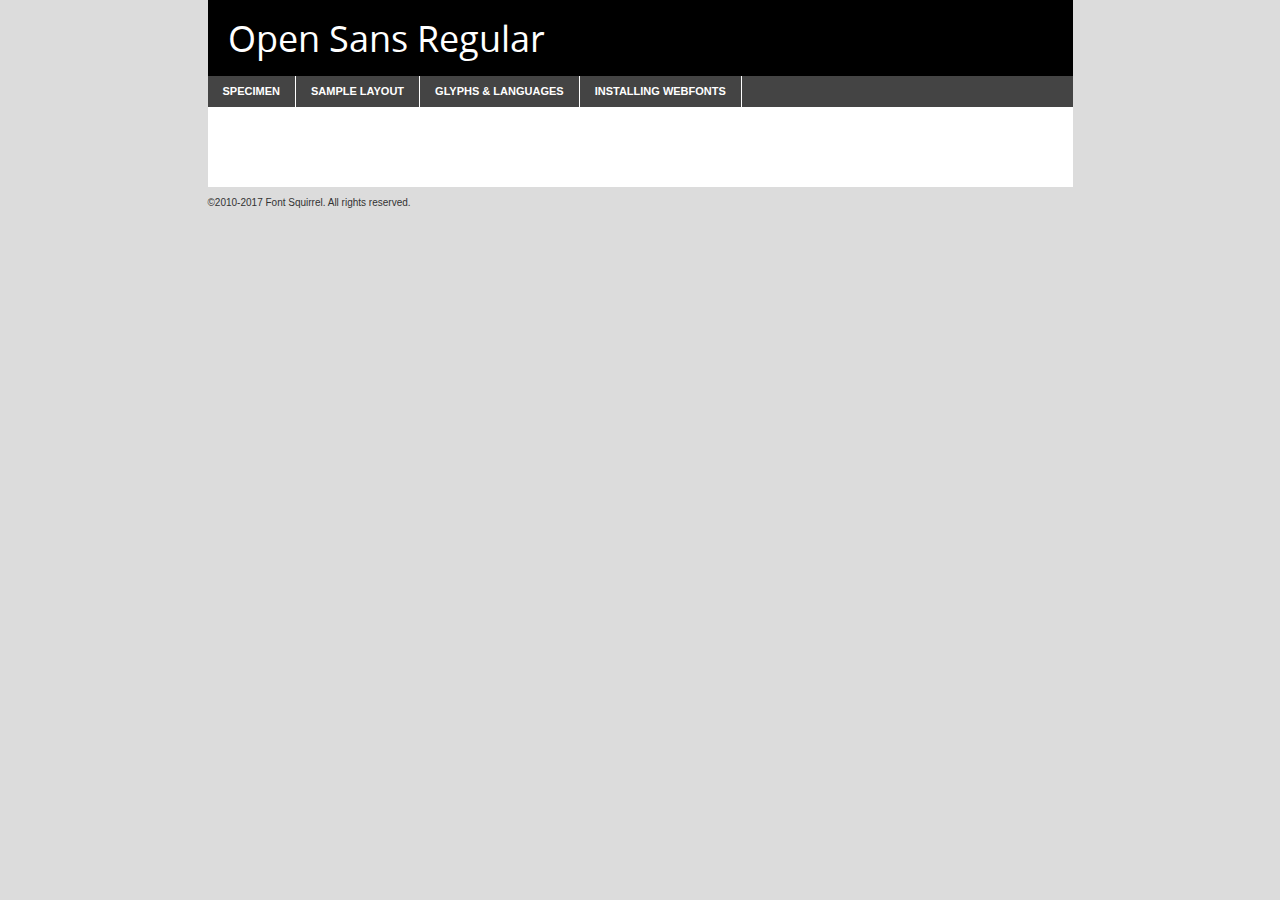
<file: 01-devais/fonts/webfontkit-20180915-150208/opensans-regular-demo.html>
<!DOCTYPE html PUBLIC "-//W3C//DTD XHTML 1.0 Transitional//EN"
	"http://www.w3.org/TR/xhtml1/DTD/xhtml1-transitional.dtd">

<html xmlns="http://www.w3.org/1999/xhtml" xml:lang="en" lang="en">
<head>
	<meta http-equiv="Content-Type" content="text/html; charset=utf-8" />
	<script src="http://ajax.googleapis.com/ajax/libs/jquery/1.7.2/jquery.min.js" type="text/javascript" charset="utf-8"></script>
	<script type="text/javascript">
	(function($){$.fn.easyTabs=function(option){var param=jQuery.extend({fadeSpeed:"fast",defaultContent:1,activeClass:'active'},option);$(this).each(function(){var thisId="#"+this.id;if(param.defaultContent==''){param.defaultContent=1;}
	if(typeof param.defaultContent=="number")
	{var defaultTab=$(thisId+" .tabs li:eq("+(param.defaultContent-1)+") a").attr('href').substr(1);}else{var defaultTab=param.defaultContent;}
	$(thisId+" .tabs li a").each(function(){var tabToHide=$(this).attr('href').substr(1);$("#"+tabToHide).addClass('easytabs-tab-content');});hideAll();changeContent(defaultTab);function hideAll(){$(thisId+" .easytabs-tab-content").hide();}
	function changeContent(tabId){hideAll();$(thisId+" .tabs li").removeClass(param.activeClass);$(thisId+" .tabs li a[href=#"+tabId+"]").closest('li').addClass(param.activeClass);if(param.fadeSpeed!="none")
	{$(thisId+" #"+tabId).fadeIn(param.fadeSpeed);}else{$(thisId+" #"+tabId).show();}}
	$(thisId+" .tabs li").click(function(){var tabId=$(this).find('a').attr('href').substr(1);changeContent(tabId);return false;});});}})(jQuery);
	</script>
	<link rel="stylesheet" href="specimen_files/specimen_stylesheet.css" type="text/css" charset="utf-8" />
	<link rel="stylesheet" href="stylesheet.css" type="text/css" charset="utf-8" />

	<style type="text/css">
					body{
				font-family: 'open_sansregular';
							}
		</style>

	<title>Open Sans Regular Specimen</title>
	
	
	<script type="text/javascript" charset="utf-8">
		$(document).ready(function() {
			$('#container').easyTabs({defaultContent:1});
		});
	</script>
</head>

<body>
<div id="container">
	<div id="header">
		Open Sans Regular	</div>
	<ul class="tabs">
		<li><a href="#specimen">Specimen</a></li>
		<li><a href="#layout">Sample Layout</a></li>
				<li><a href="#glyphs">Glyphs &amp; Languages</a></li>
		<li><a href="#installing">Installing Webfonts</a></li>
		
	</ul>
	
	<div id="main_content">

		
			<div id="specimen">
		
				<div class="section">
					<div class="grid12 firstcol">
						<div class="huge">AaBb</div>
					</div>
				</div>
		
				<div class="section">
					<div class="glyph_range">A&#x200B;B&#x200b;C&#x200b;D&#x200b;E&#x200b;F&#x200b;G&#x200b;H&#x200b;I&#x200b;J&#x200b;K&#x200b;L&#x200b;M&#x200b;N&#x200b;O&#x200b;P&#x200b;Q&#x200b;R&#x200b;S&#x200b;T&#x200b;U&#x200b;V&#x200b;W&#x200b;X&#x200b;Y&#x200b;Z&#x200b;a&#x200b;b&#x200b;c&#x200b;d&#x200b;e&#x200b;f&#x200b;g&#x200b;h&#x200b;i&#x200b;j&#x200b;k&#x200b;l&#x200b;m&#x200b;n&#x200b;o&#x200b;p&#x200b;q&#x200b;r&#x200b;s&#x200b;t&#x200b;u&#x200b;v&#x200b;w&#x200b;x&#x200b;y&#x200b;z&#x200b;1&#x200b;2&#x200b;3&#x200b;4&#x200b;5&#x200b;6&#x200b;7&#x200b;8&#x200b;9&#x200b;0&#x200b;&amp;&#x200b;.&#x200b;,&#x200b;?&#x200b;!&#x200b;&#64;&#x200b;(&#x200b;)&#x200b;#&#x200b;$&#x200b;%&#x200b;*&#x200b;+&#x200b;-&#x200b;=&#x200b;:&#x200b;;</div>
				</div>
				<div class="section">
					<div class="grid12 firstcol">
						<table class="sample_table">
							<tr><td>10</td><td class="size10">abcdefghijklmnopqrstuvwxyzABCDEFGHIJKLMNOPQRSTUVWXYZ0123456789abcdefghijklmnopqrstuvwxyzABCDEFGHIJKLMNOPQRSTUVWXYZ0123456789abcdefghijklmnopqrstuvwxyzABCDEFGHIJKLMNOPQRSTUVWXYZ</td></tr>
							<tr><td>11</td><td class="size11">abcdefghijklmnopqrstuvwxyzABCDEFGHIJKLMNOPQRSTUVWXYZ0123456789abcdefghijklmnopqrstuvwxyzABCDEFGHIJKLMNOPQRSTUVWXYZ0123456789abcdefghijklmnopqrstuvwxyzABCDEFGHIJKLMNOPQRSTUVWXYZ</td></tr>
							<tr><td>12</td><td class="size12">abcdefghijklmnopqrstuvwxyzABCDEFGHIJKLMNOPQRSTUVWXYZ0123456789abcdefghijklmnopqrstuvwxyzABCDEFGHIJKLMNOPQRSTUVWXYZ0123456789abcdefghijklmnopqrstuvwxyzABCDEFGHIJKLMNOPQRSTUVWXYZ</td></tr>
							<tr><td>13</td><td class="size13">abcdefghijklmnopqrstuvwxyzABCDEFGHIJKLMNOPQRSTUVWXYZ0123456789abcdefghijklmnopqrstuvwxyzABCDEFGHIJKLMNOPQRSTUVWXYZ0123456789abcdefghijklmnopqrstuvwxyzABCDEFGHIJKLMNOPQRSTUVWXYZ</td></tr>
							<tr><td>14</td><td class="size14">abcdefghijklmnopqrstuvwxyzABCDEFGHIJKLMNOPQRSTUVWXYZ0123456789abcdefghijklmnopqrstuvwxyzABCDEFGHIJKLMNOPQRSTUVWXYZ0123456789abcdefghijklmnopqrstuvwxyzABCDEFGHIJKLMNOPQRSTUVWXYZ</td></tr>
							<tr><td>16</td><td class="size16">abcdefghijklmnopqrstuvwxyzABCDEFGHIJKLMNOPQRSTUVWXYZ0123456789abcdefghijklmnopqrstuvwxyzABCDEFGHIJKLMNOPQRSTUVWXYZ</td></tr>
							<tr><td>18</td><td class="size18">abcdefghijklmnopqrstuvwxyzABCDEFGHIJKLMNOPQRSTUVWXYZ0123456789abcdefghijklmnopqrstuvwxyzABCDEFGHIJKLMNOPQRSTUVWXYZ</td></tr>
							<tr><td>20</td><td class="size20">abcdefghijklmnopqrstuvwxyzABCDEFGHIJKLMNOPQRSTUVWXYZ0123456789abcdefghijklmnopqrstuvwxyzABCDEFGHIJKLMNOPQRSTUVWXYZ</td></tr>
							<tr><td>24</td><td class="size24">abcdefghijklmnopqrstuvwxyzABCDEFGHIJKLMNOPQRSTUVWXYZ0123456789abcdefghijklmnopqrstuvwxyzABCDEFGHIJKLMNOPQRSTUVWXYZ</td></tr>
							<tr><td>30</td><td class="size30">abcdefghijklmnopqrstuvwxyzABCDEFGHIJKLMNOPQRSTUVWXYZ0123456789abcdefghijklmnopqrstuvwxyzABCDEFGHIJKLMNOPQRSTUVWXYZ</td></tr>
							<tr><td>36</td><td class="size36">abcdefghijklmnopqrstuvwxyzABCDEFGHIJKLMNOPQRSTUVWXYZ0123456789abcdefghijklmnopqrstuvwxyzABCDEFGHIJKLMNOPQRSTUVWXYZ</td></tr>
							<tr><td>48</td><td class="size48">abcdefghijklmnopqrstuvwxyzABCDEFGHIJKLMNOPQRSTUVWXYZ0123456789abcdefghijklmnopqrstuvwxyzABCDEFGHIJKLMNOPQRSTUVWXYZ</td></tr>
							<tr><td>60</td><td class="size60">abcdefghijklmnopqrstuvwxyzABCDEFGHIJKLMNOPQRSTUVWXYZ0123456789abcdefghijklmnopqrstuvwxyzABCDEFGHIJKLMNOPQRSTUVWXYZ</td></tr>
							<tr><td>72</td><td class="size72">abcdefghijklmnopqrstuvwxyzABCDEFGHIJKLMNOPQRSTUVWXYZ0123456789abcdefghijklmnopqrstuvwxyzABCDEFGHIJKLMNOPQRSTUVWXYZ</td></tr>
							<tr><td>90</td><td class="size90">abcdefghijklmnopqrstuvwxyzABCDEFGHIJKLMNOPQRSTUVWXYZ0123456789abcdefghijklmnopqrstuvwxyzABCDEFGHIJKLMNOPQRSTUVWXYZ</td></tr>
						</table>
				
					</div>
			
				</div>
		
		
		
								<div class="section" id="bodycomparison">


										<div id="xheight">
				<div class="fontbody">&#x25FC;&#x25FC;&#x25FC;&#x25FC;&#x25FC;&#x25FC;&#x25FC;&#x25FC;&#x25FC;&#x25FC;&#x25FC;&#x25FC;&#x25FC;&#x25FC;&#x25FC;&#x25FC;&#x25FC;&#x25FC;&#x25FC;&#x25FC;&#x25FC;&#x25FC;&#x25FC;&#x25FC;&#x25FC;&#x25FC;&#x25FC;&#x25FC;&#x25FC;&#x25FC;&#x25FC;&#x25FC;&#x25FC;&#x25FC;&#x25FC;&#x25FC;&#x25FC;&#x25FC;&#x25FC;&#x25FC;&#x25FC;&#x25FC;&#x25FC;&#x25FC;&#x25FC;&#x25FC;&#x25FC;&#x25FC;&#x25FC;&#x25FC;&#x25FC;&#x25FC;&#x25FC;&#x25FC;&#x25FC;&#x25FC;&#x25FC;&#x25FC;&#x25FC;&#x25FC;&#x25FC;&#x25FC;&#x25FC;&#x25FC;&#x25FC;&#x25FC;&#x25FC;&#x25FC;&#x25FC;&#x25FC;&#x25FC;&#x25FC;&#x25FC;&#x25FC;&#x25FC;&#x25FC;&#x25FC;&#x25FC;&#x25FC;&#x25FC;&#x25FC;&#x25FC;&#x25FC;&#x25FC;&#x25FC;&#x25FC;&#x25FC;&#x25FC;&#x25FC;&#x25FC;&#x25FC;&#x25FC;&#x25FC;&#x25FC;&#x25FC;&#x25FC;&#x25FC;&#x25FC;&#x25FC;body</div><div class="arialbody">body</div><div class="verdanabody">body</div><div class="georgiabody">body</div></div>
										<div class="fontbody" style="z-index:1">
											body<span>Open Sans Regular</span>
										</div>
										<div class="arialbody" style="z-index:1">
											body<span>Arial</span>
										</div>
										<div class="verdanabody" style="z-index:1">
											body<span>Verdana</span>
										</div>
										<div class="georgiabody" style="z-index:1">
											body<span>Georgia</span>
										</div>



								</div>
		
		
				<div class="section psample psample_row1" id="">
					
					<div class="grid2 firstcol">
						<p class="size10"><span>10.</span>Aenean lacinia bibendum nulla sed consectetur. Fusce dapibus, tellus ac cursus commodo, tortor mauris condimentum nibh, ut fermentum massa justo sit amet risus. Nullam id dolor id nibh ultricies vehicula ut id elit. Cum sociis natoque penatibus et magnis dis parturient montes, nascetur ridiculus mus. Nulla vitae elit libero, a pharetra augue.</p>
			
					</div>
					<div class="grid3">
						<p class="size11"><span>11.</span>Aenean lacinia bibendum nulla sed consectetur. Fusce dapibus, tellus ac cursus commodo, tortor mauris condimentum nibh, ut fermentum massa justo sit amet risus. Nullam id dolor id nibh ultricies vehicula ut id elit. Cum sociis natoque penatibus et magnis dis parturient montes, nascetur ridiculus mus. Nulla vitae elit libero, a pharetra augue.</p>
			
					</div>
					<div class="grid3">
						<p class="size12"><span>12.</span>Aenean lacinia bibendum nulla sed consectetur. Fusce dapibus, tellus ac cursus commodo, tortor mauris condimentum nibh, ut fermentum massa justo sit amet risus. Nullam id dolor id nibh ultricies vehicula ut id elit. Cum sociis natoque penatibus et magnis dis parturient montes, nascetur ridiculus mus. Nulla vitae elit libero, a pharetra augue.</p>
			
					</div>
					<div class="grid4">
						<p class="size13"><span>13.</span>Aenean lacinia bibendum nulla sed consectetur. Fusce dapibus, tellus ac cursus commodo, tortor mauris condimentum nibh, ut fermentum massa justo sit amet risus. Nullam id dolor id nibh ultricies vehicula ut id elit. Cum sociis natoque penatibus et magnis dis parturient montes, nascetur ridiculus mus. Nulla vitae elit libero, a pharetra augue.</p>
			
					</div>
					<div class="white_blend"></div>
					
				</div>
				<div class="section psample psample_row2" id="">
					<div class="grid3 firstcol">
						<p class="size14"><span>14.</span>Aenean lacinia bibendum nulla sed consectetur. Fusce dapibus, tellus ac cursus commodo, tortor mauris condimentum nibh, ut fermentum massa justo sit amet risus. Nullam id dolor id nibh ultricies vehicula ut id elit. Cum sociis natoque penatibus et magnis dis parturient montes, nascetur ridiculus mus. Nulla vitae elit libero, a pharetra augue.</p>
			
					</div>
					<div class="grid4">
						<p class="size16"><span>16.</span>Aenean lacinia bibendum nulla sed consectetur. Fusce dapibus, tellus ac cursus commodo, tortor mauris condimentum nibh, ut fermentum massa justo sit amet risus. Nullam id dolor id nibh ultricies vehicula ut id elit. Cum sociis natoque penatibus et magnis dis parturient montes, nascetur ridiculus mus. Nulla vitae elit libero, a pharetra augue.</p>
			
					</div>
					<div class="grid5">
						<p class="size18"><span>18.</span>Aenean lacinia bibendum nulla sed consectetur. Fusce dapibus, tellus ac cursus commodo, tortor mauris condimentum nibh, ut fermentum massa justo sit amet risus. Nullam id dolor id nibh ultricies vehicula ut id elit. Cum sociis natoque penatibus et magnis dis parturient montes, nascetur ridiculus mus. Nulla vitae elit libero, a pharetra augue.</p>
			
					</div>

					<div class="white_blend"></div>

				</div>
				
				<div class="section psample psample_row3" id="">
					<div class="grid5 firstcol">
						<p class="size20"><span>20.</span>Aenean lacinia bibendum nulla sed consectetur. Fusce dapibus, tellus ac cursus commodo, tortor mauris condimentum nibh, ut fermentum massa justo sit amet risus. Nullam id dolor id nibh ultricies vehicula ut id elit. Cum sociis natoque penatibus et magnis dis parturient montes, nascetur ridiculus mus. Nulla vitae elit libero, a pharetra augue.</p>
					</div>
					<div class="grid7">
						<p class="size24"><span>24.</span>Aenean lacinia bibendum nulla sed consectetur. Fusce dapibus, tellus ac cursus commodo, tortor mauris condimentum nibh, ut fermentum massa justo sit amet risus. Nullam id dolor id nibh ultricies vehicula ut id elit. Cum sociis natoque penatibus et magnis dis parturient montes, nascetur ridiculus mus. Nulla vitae elit libero, a pharetra augue.</p>
					</div>
					
					<div class="white_blend"></div>
					
				</div>
				
				<div class="section psample psample_row4" id="">
					<div class="grid12 firstcol">
						<p class="size30"><span>30.</span>Aenean lacinia bibendum nulla sed consectetur. Fusce dapibus, tellus ac cursus commodo, tortor mauris condimentum nibh, ut fermentum massa justo sit amet risus. Nullam id dolor id nibh ultricies vehicula ut id elit. Cum sociis natoque penatibus et magnis dis parturient montes, nascetur ridiculus mus. Nulla vitae elit libero, a pharetra augue.</p>
					</div>
					<div class="white_blend"></div>
					
				</div>
				
				
				
				<div class="section psample psample_row1 fullreverse">
					<div class="grid2 firstcol">
						<p class="size10"><span>10.</span>Aenean lacinia bibendum nulla sed consectetur. Fusce dapibus, tellus ac cursus commodo, tortor mauris condimentum nibh, ut fermentum massa justo sit amet risus. Nullam id dolor id nibh ultricies vehicula ut id elit. Cum sociis natoque penatibus et magnis dis parturient montes, nascetur ridiculus mus. Nulla vitae elit libero, a pharetra augue.</p>
			
					</div>
					<div class="grid3">
						<p class="size11"><span>11.</span>Aenean lacinia bibendum nulla sed consectetur. Fusce dapibus, tellus ac cursus commodo, tortor mauris condimentum nibh, ut fermentum massa justo sit amet risus. Nullam id dolor id nibh ultricies vehicula ut id elit. Cum sociis natoque penatibus et magnis dis parturient montes, nascetur ridiculus mus. Nulla vitae elit libero, a pharetra augue.</p>
			
					</div>
					<div class="grid3">
						<p class="size12"><span>12.</span>Aenean lacinia bibendum nulla sed consectetur. Fusce dapibus, tellus ac cursus commodo, tortor mauris condimentum nibh, ut fermentum massa justo sit amet risus. Nullam id dolor id nibh ultricies vehicula ut id elit. Cum sociis natoque penatibus et magnis dis parturient montes, nascetur ridiculus mus. Nulla vitae elit libero, a pharetra augue.</p>
			
					</div>
					<div class="grid4">
						<p class="size13"><span>13.</span>Aenean lacinia bibendum nulla sed consectetur. Fusce dapibus, tellus ac cursus commodo, tortor mauris condimentum nibh, ut fermentum massa justo sit amet risus. Nullam id dolor id nibh ultricies vehicula ut id elit. Cum sociis natoque penatibus et magnis dis parturient montes, nascetur ridiculus mus. Nulla vitae elit libero, a pharetra augue.</p>
			
					</div>
					<div class="black_blend"></div>
					
				</div>
				
				<div class="section psample psample_row2 fullreverse">
					<div class="grid3 firstcol">
						<p class="size14"><span>14.</span>Aenean lacinia bibendum nulla sed consectetur. Fusce dapibus, tellus ac cursus commodo, tortor mauris condimentum nibh, ut fermentum massa justo sit amet risus. Nullam id dolor id nibh ultricies vehicula ut id elit. Cum sociis natoque penatibus et magnis dis parturient montes, nascetur ridiculus mus. Nulla vitae elit libero, a pharetra augue.</p>
			
					</div>
					<div class="grid4">
						<p class="size16"><span>16.</span>Aenean lacinia bibendum nulla sed consectetur. Fusce dapibus, tellus ac cursus commodo, tortor mauris condimentum nibh, ut fermentum massa justo sit amet risus. Nullam id dolor id nibh ultricies vehicula ut id elit. Cum sociis natoque penatibus et magnis dis parturient montes, nascetur ridiculus mus. Nulla vitae elit libero, a pharetra augue.</p>
			
					</div>
					<div class="grid5">
						<p class="size18"><span>18.</span>Aenean lacinia bibendum nulla sed consectetur. Fusce dapibus, tellus ac cursus commodo, tortor mauris condimentum nibh, ut fermentum massa justo sit amet risus. Nullam id dolor id nibh ultricies vehicula ut id elit. Cum sociis natoque penatibus et magnis dis parturient montes, nascetur ridiculus mus. Nulla vitae elit libero, a pharetra augue.</p>
			
					</div>
					<div class="black_blend"></div>

				</div>
				
				<div class="section psample fullreverse psample_row3" id="">
					<div class="grid5 firstcol">
						<p class="size20"><span>20.</span>Aenean lacinia bibendum nulla sed consectetur. Fusce dapibus, tellus ac cursus commodo, tortor mauris condimentum nibh, ut fermentum massa justo sit amet risus. Nullam id dolor id nibh ultricies vehicula ut id elit. Cum sociis natoque penatibus et magnis dis parturient montes, nascetur ridiculus mus. Nulla vitae elit libero, a pharetra augue.</p>
					</div>
					<div class="grid7">
						<p class="size24"><span>24.</span>Aenean lacinia bibendum nulla sed consectetur. Fusce dapibus, tellus ac cursus commodo, tortor mauris condimentum nibh, ut fermentum massa justo sit amet risus. Nullam id dolor id nibh ultricies vehicula ut id elit. Cum sociis natoque penatibus et magnis dis parturient montes, nascetur ridiculus mus. Nulla vitae elit libero, a pharetra augue.</p>
					</div>
					
					<div class="black_blend"></div>
					
				</div>
				
				<div class="section psample fullreverse psample_row4" id="" style="border-bottom: 20px #000 solid;">
					<div class="grid12 firstcol">
						<p class="size30"><span>30.</span>Aenean lacinia bibendum nulla sed consectetur. Fusce dapibus, tellus ac cursus commodo, tortor mauris condimentum nibh, ut fermentum massa justo sit amet risus. Nullam id dolor id nibh ultricies vehicula ut id elit. Cum sociis natoque penatibus et magnis dis parturient montes, nascetur ridiculus mus. Nulla vitae elit libero, a pharetra augue.</p>
					</div>
					<div class="black_blend"></div>
					
				</div>
				
				
				
				
			</div>
			
			<div id="layout">
				
				<div class="section">
					
					<div class="grid12 firstcol">
						<h1>Lorem Ipsum Dolor</h1>
						<h2>Etiam porta sem malesuada magna mollis euismod</h2>
						
						<p class="byline">By <a href="#link">Aenean Lacinia</a></p>
					</div>
				</div>
				<div class="section">
					<div class="grid8 firstcol">
						<p class="large">Donec sed odio dui. Morbi leo risus, porta ac consectetur ac, vestibulum at eros. Fusce dapibus, tellus ac cursus commodo, tortor mauris condimentum nibh, ut fermentum massa justo sit amet risus. </p>

						
						<h3>Pellentesque ornare sem</h3>

						<p>Maecenas sed diam eget risus varius blandit sit amet non magna. Maecenas faucibus mollis interdum. Donec ullamcorper nulla non metus auctor fringilla. Nullam id dolor id nibh ultricies vehicula ut id elit. Nullam id dolor id nibh ultricies vehicula ut id elit. </p>

						<p>Aenean eu leo quam. Pellentesque ornare sem lacinia quam venenatis vestibulum. Lorem ipsum dolor sit amet, consectetur adipiscing elit. Cum sociis natoque penatibus et magnis dis parturient montes, nascetur ridiculus mus. </p>

						<p>Nulla vitae elit libero, a pharetra augue. Praesent commodo cursus magna, vel scelerisque nisl consectetur et. Aenean lacinia bibendum nulla sed consectetur. </p>

						<p>Nullam quis risus eget urna mollis ornare vel eu leo. Nullam quis risus eget urna mollis ornare vel eu leo. Maecenas sed diam eget risus varius blandit sit amet non magna. Donec ullamcorper nulla non metus auctor fringilla. </p>

						<h3>Cras mattis consectetur</h3>

						<p>Aenean eu leo quam. Pellentesque ornare sem lacinia quam venenatis vestibulum. Aenean lacinia bibendum nulla sed consectetur. Integer posuere erat a ante venenatis dapibus posuere velit aliquet. Cras mattis consectetur purus sit amet fermentum. </p>

						<p>Nullam id dolor id nibh ultricies vehicula ut id elit. Nullam quis risus eget urna mollis ornare vel eu leo. Cras mattis consectetur purus sit amet fermentum.</p>
					</div>
					
					<div class="grid4 sidebar">
						
						<div class="box reverse">
							<p class="last">Nullam quis risus eget urna mollis ornare vel eu leo. Donec ullamcorper nulla non metus auctor fringilla. Cras mattis consectetur purus sit amet fermentum. Sed posuere consectetur est at lobortis. Lorem ipsum dolor sit amet, consectetur adipiscing elit. </p>
						</div>
						
						<p class="caption">Maecenas sed diam eget risus varius.</p>

						<p>Vestibulum id ligula porta felis euismod semper. Integer posuere erat a ante venenatis dapibus posuere velit aliquet. Vestibulum id ligula porta felis euismod semper. Sed posuere consectetur est at lobortis. Maecenas sed diam eget risus varius blandit sit amet non magna. Fusce dapibus, tellus ac cursus commodo, tortor mauris condimentum nibh, ut fermentum massa justo sit amet risus. </p>

					

						<p>Duis mollis, est non commodo luctus, nisi erat porttitor ligula, eget lacinia odio sem nec elit. Aenean lacinia bibendum nulla sed consectetur. Vivamus sagittis lacus vel augue laoreet rutrum faucibus dolor auctor. Aenean lacinia bibendum nulla sed consectetur. Nullam quis risus eget urna mollis ornare vel eu leo. </p>

						<p>Praesent commodo cursus magna, vel scelerisque nisl consectetur et. Donec ullamcorper nulla non metus auctor fringilla. Maecenas faucibus mollis interdum. Fusce dapibus, tellus ac cursus commodo, tortor mauris condimentum nibh, ut fermentum massa justo sit amet risus. </p>

					</div>
				</div>
				
			</div>


			



		<div id="glyphs">
			<div class="section">
				<div class="grid12 firstcol">
			
				<h1>Language Support</h1>
				<p>The subset of Open Sans Regular in this kit supports the following languages:<br />
			
					Albanian, Basque, Breton, Chamorro, Danish, Dutch, English, Faroese, Finnish, French, Frisian, Galician, German, Icelandic, Italian, Malagasy, Norwegian, Portuguese, Spanish, Swedish, Alsatian, Aragonese, Arapaho, Arrernte, Asturian, Aymara, Bislama, Cebuano, Corsican, Fijian, French_creole, Genoese, Gilbertese, Greenlandic, Haitian_creole, Hiligaynon, Hmong, Hopi, Ibanag, Iloko_ilokano, Indonesian, Interglossa_glosa, Interlingua, Irish_gaelic, Jerriais, Lojban, Lombard, Luxembourgeois, Manx, Mohawk, Norfolk_pitcairnese, Occitan, Oromo, Pangasinan, Papiamento, Piedmontese, Potawatomi, Rhaeto-romance, Romansh, Rotokas, Sami_lule, Samoan, Sardinian, Scots_gaelic, Seychelles_creole, Shona, Sicilian, Somali, Southern_ndebele, Swahili, Swati_swazi, Tagalog_filipino_pilipino, Tetum, Tok_pisin, Uyghur_latinized, Volapuk, Walloon, Warlpiri, Xhosa, Yapese, Zulu, Latinbasic, Ubasic, Demo				</p>
				<h1>Glyph Chart</h1>
				<p>The subset of Open Sans Regular in this kit includes all the glyphs listed below. Unicode entities are included above each glyph to help you insert individual characters into your layout.</p>
				<div id="glyph_chart">
			
																				 <div><p>&amp;#13;</p>&#13;</div>
																				 <div><p>&amp;#32;</p>&#32;</div>
																				 <div><p>&amp;#33;</p>&#33;</div>
																				 <div><p>&amp;#34;</p>&#34;</div>
																				 <div><p>&amp;#35;</p>&#35;</div>
																				 <div><p>&amp;#36;</p>&#36;</div>
																				 <div><p>&amp;#37;</p>&#37;</div>
																				 <div><p>&amp;#38;</p>&#38;</div>
																				 <div><p>&amp;#39;</p>&#39;</div>
																				 <div><p>&amp;#40;</p>&#40;</div>
																				 <div><p>&amp;#41;</p>&#41;</div>
																				 <div><p>&amp;#42;</p>&#42;</div>
																				 <div><p>&amp;#43;</p>&#43;</div>
																				 <div><p>&amp;#44;</p>&#44;</div>
																				 <div><p>&amp;#45;</p>&#45;</div>
																				 <div><p>&amp;#46;</p>&#46;</div>
																				 <div><p>&amp;#47;</p>&#47;</div>
																				 <div><p>&amp;#48;</p>&#48;</div>
																				 <div><p>&amp;#49;</p>&#49;</div>
																				 <div><p>&amp;#50;</p>&#50;</div>
																				 <div><p>&amp;#51;</p>&#51;</div>
																				 <div><p>&amp;#52;</p>&#52;</div>
																				 <div><p>&amp;#53;</p>&#53;</div>
																				 <div><p>&amp;#54;</p>&#54;</div>
																				 <div><p>&amp;#55;</p>&#55;</div>
																				 <div><p>&amp;#56;</p>&#56;</div>
																				 <div><p>&amp;#57;</p>&#57;</div>
																				 <div><p>&amp;#58;</p>&#58;</div>
																				 <div><p>&amp;#59;</p>&#59;</div>
																				 <div><p>&amp;#60;</p>&#60;</div>
																				 <div><p>&amp;#61;</p>&#61;</div>
																				 <div><p>&amp;#62;</p>&#62;</div>
																				 <div><p>&amp;#63;</p>&#63;</div>
																				 <div><p>&amp;#64;</p>&#64;</div>
																				 <div><p>&amp;#65;</p>&#65;</div>
																				 <div><p>&amp;#66;</p>&#66;</div>
																				 <div><p>&amp;#67;</p>&#67;</div>
																				 <div><p>&amp;#68;</p>&#68;</div>
																				 <div><p>&amp;#69;</p>&#69;</div>
																				 <div><p>&amp;#70;</p>&#70;</div>
																				 <div><p>&amp;#71;</p>&#71;</div>
																				 <div><p>&amp;#72;</p>&#72;</div>
																				 <div><p>&amp;#73;</p>&#73;</div>
																				 <div><p>&amp;#74;</p>&#74;</div>
																				 <div><p>&amp;#75;</p>&#75;</div>
																				 <div><p>&amp;#76;</p>&#76;</div>
																				 <div><p>&amp;#77;</p>&#77;</div>
																				 <div><p>&amp;#78;</p>&#78;</div>
																				 <div><p>&amp;#79;</p>&#79;</div>
																				 <div><p>&amp;#80;</p>&#80;</div>
																				 <div><p>&amp;#81;</p>&#81;</div>
																				 <div><p>&amp;#82;</p>&#82;</div>
																				 <div><p>&amp;#83;</p>&#83;</div>
																				 <div><p>&amp;#84;</p>&#84;</div>
																				 <div><p>&amp;#85;</p>&#85;</div>
																				 <div><p>&amp;#86;</p>&#86;</div>
																				 <div><p>&amp;#87;</p>&#87;</div>
																				 <div><p>&amp;#88;</p>&#88;</div>
																				 <div><p>&amp;#89;</p>&#89;</div>
																				 <div><p>&amp;#90;</p>&#90;</div>
																				 <div><p>&amp;#91;</p>&#91;</div>
																				 <div><p>&amp;#92;</p>&#92;</div>
																				 <div><p>&amp;#93;</p>&#93;</div>
																				 <div><p>&amp;#94;</p>&#94;</div>
																				 <div><p>&amp;#95;</p>&#95;</div>
																				 <div><p>&amp;#96;</p>&#96;</div>
																				 <div><p>&amp;#97;</p>&#97;</div>
																				 <div><p>&amp;#98;</p>&#98;</div>
																				 <div><p>&amp;#99;</p>&#99;</div>
																				 <div><p>&amp;#100;</p>&#100;</div>
																				 <div><p>&amp;#101;</p>&#101;</div>
																				 <div><p>&amp;#102;</p>&#102;</div>
																				 <div><p>&amp;#103;</p>&#103;</div>
																				 <div><p>&amp;#104;</p>&#104;</div>
																				 <div><p>&amp;#105;</p>&#105;</div>
																				 <div><p>&amp;#106;</p>&#106;</div>
																				 <div><p>&amp;#107;</p>&#107;</div>
																				 <div><p>&amp;#108;</p>&#108;</div>
																				 <div><p>&amp;#109;</p>&#109;</div>
																				 <div><p>&amp;#110;</p>&#110;</div>
																				 <div><p>&amp;#111;</p>&#111;</div>
																				 <div><p>&amp;#112;</p>&#112;</div>
																				 <div><p>&amp;#113;</p>&#113;</div>
																				 <div><p>&amp;#114;</p>&#114;</div>
																				 <div><p>&amp;#115;</p>&#115;</div>
																				 <div><p>&amp;#116;</p>&#116;</div>
																				 <div><p>&amp;#117;</p>&#117;</div>
																				 <div><p>&amp;#118;</p>&#118;</div>
																				 <div><p>&amp;#119;</p>&#119;</div>
																				 <div><p>&amp;#120;</p>&#120;</div>
																				 <div><p>&amp;#121;</p>&#121;</div>
																				 <div><p>&amp;#122;</p>&#122;</div>
																				 <div><p>&amp;#123;</p>&#123;</div>
																				 <div><p>&amp;#124;</p>&#124;</div>
																				 <div><p>&amp;#125;</p>&#125;</div>
																				 <div><p>&amp;#126;</p>&#126;</div>
																				 <div><p>&amp;#160;</p>&#160;</div>
																				 <div><p>&amp;#161;</p>&#161;</div>
																				 <div><p>&amp;#162;</p>&#162;</div>
																				 <div><p>&amp;#163;</p>&#163;</div>
																				 <div><p>&amp;#164;</p>&#164;</div>
																				 <div><p>&amp;#165;</p>&#165;</div>
																				 <div><p>&amp;#166;</p>&#166;</div>
																				 <div><p>&amp;#167;</p>&#167;</div>
																				 <div><p>&amp;#168;</p>&#168;</div>
																				 <div><p>&amp;#169;</p>&#169;</div>
																				 <div><p>&amp;#170;</p>&#170;</div>
																				 <div><p>&amp;#171;</p>&#171;</div>
																				 <div><p>&amp;#172;</p>&#172;</div>
																				 <div><p>&amp;#173;</p>&#173;</div>
																				 <div><p>&amp;#174;</p>&#174;</div>
																				 <div><p>&amp;#175;</p>&#175;</div>
																				 <div><p>&amp;#176;</p>&#176;</div>
																				 <div><p>&amp;#177;</p>&#177;</div>
																				 <div><p>&amp;#178;</p>&#178;</div>
																				 <div><p>&amp;#179;</p>&#179;</div>
																				 <div><p>&amp;#180;</p>&#180;</div>
																				 <div><p>&amp;#181;</p>&#181;</div>
																				 <div><p>&amp;#182;</p>&#182;</div>
																				 <div><p>&amp;#183;</p>&#183;</div>
																				 <div><p>&amp;#184;</p>&#184;</div>
																				 <div><p>&amp;#185;</p>&#185;</div>
																				 <div><p>&amp;#186;</p>&#186;</div>
																				 <div><p>&amp;#187;</p>&#187;</div>
																				 <div><p>&amp;#188;</p>&#188;</div>
																				 <div><p>&amp;#189;</p>&#189;</div>
																				 <div><p>&amp;#190;</p>&#190;</div>
																				 <div><p>&amp;#191;</p>&#191;</div>
																				 <div><p>&amp;#192;</p>&#192;</div>
																				 <div><p>&amp;#193;</p>&#193;</div>
																				 <div><p>&amp;#194;</p>&#194;</div>
																				 <div><p>&amp;#195;</p>&#195;</div>
																				 <div><p>&amp;#196;</p>&#196;</div>
																				 <div><p>&amp;#197;</p>&#197;</div>
																				 <div><p>&amp;#198;</p>&#198;</div>
																				 <div><p>&amp;#199;</p>&#199;</div>
																				 <div><p>&amp;#200;</p>&#200;</div>
																				 <div><p>&amp;#201;</p>&#201;</div>
																				 <div><p>&amp;#202;</p>&#202;</div>
																				 <div><p>&amp;#203;</p>&#203;</div>
																				 <div><p>&amp;#204;</p>&#204;</div>
																				 <div><p>&amp;#205;</p>&#205;</div>
																				 <div><p>&amp;#206;</p>&#206;</div>
																				 <div><p>&amp;#207;</p>&#207;</div>
																				 <div><p>&amp;#208;</p>&#208;</div>
																				 <div><p>&amp;#209;</p>&#209;</div>
																				 <div><p>&amp;#210;</p>&#210;</div>
																				 <div><p>&amp;#211;</p>&#211;</div>
																				 <div><p>&amp;#212;</p>&#212;</div>
																				 <div><p>&amp;#213;</p>&#213;</div>
																				 <div><p>&amp;#214;</p>&#214;</div>
																				 <div><p>&amp;#215;</p>&#215;</div>
																				 <div><p>&amp;#216;</p>&#216;</div>
																				 <div><p>&amp;#217;</p>&#217;</div>
																				 <div><p>&amp;#218;</p>&#218;</div>
																				 <div><p>&amp;#219;</p>&#219;</div>
																				 <div><p>&amp;#220;</p>&#220;</div>
																				 <div><p>&amp;#221;</p>&#221;</div>
																				 <div><p>&amp;#222;</p>&#222;</div>
																				 <div><p>&amp;#223;</p>&#223;</div>
																				 <div><p>&amp;#224;</p>&#224;</div>
																				 <div><p>&amp;#225;</p>&#225;</div>
																				 <div><p>&amp;#226;</p>&#226;</div>
																				 <div><p>&amp;#227;</p>&#227;</div>
																				 <div><p>&amp;#228;</p>&#228;</div>
																				 <div><p>&amp;#229;</p>&#229;</div>
																				 <div><p>&amp;#230;</p>&#230;</div>
																				 <div><p>&amp;#231;</p>&#231;</div>
																				 <div><p>&amp;#232;</p>&#232;</div>
																				 <div><p>&amp;#233;</p>&#233;</div>
																				 <div><p>&amp;#234;</p>&#234;</div>
																				 <div><p>&amp;#235;</p>&#235;</div>
																				 <div><p>&amp;#236;</p>&#236;</div>
																				 <div><p>&amp;#237;</p>&#237;</div>
																				 <div><p>&amp;#238;</p>&#238;</div>
																				 <div><p>&amp;#239;</p>&#239;</div>
																				 <div><p>&amp;#240;</p>&#240;</div>
																				 <div><p>&amp;#241;</p>&#241;</div>
																				 <div><p>&amp;#242;</p>&#242;</div>
																				 <div><p>&amp;#243;</p>&#243;</div>
																				 <div><p>&amp;#244;</p>&#244;</div>
																				 <div><p>&amp;#245;</p>&#245;</div>
																				 <div><p>&amp;#246;</p>&#246;</div>
																				 <div><p>&amp;#247;</p>&#247;</div>
																				 <div><p>&amp;#248;</p>&#248;</div>
																				 <div><p>&amp;#249;</p>&#249;</div>
																				 <div><p>&amp;#250;</p>&#250;</div>
																				 <div><p>&amp;#251;</p>&#251;</div>
																				 <div><p>&amp;#252;</p>&#252;</div>
																				 <div><p>&amp;#253;</p>&#253;</div>
																				 <div><p>&amp;#254;</p>&#254;</div>
																				 <div><p>&amp;#255;</p>&#255;</div>
																				 <div><p>&amp;#338;</p>&#338;</div>
																				 <div><p>&amp;#339;</p>&#339;</div>
																				 <div><p>&amp;#376;</p>&#376;</div>
																				 <div><p>&amp;#710;</p>&#710;</div>
																				 <div><p>&amp;#732;</p>&#732;</div>
																				 <div><p>&amp;#8192;</p>&#8192;</div>
																				 <div><p>&amp;#8193;</p>&#8193;</div>
																				 <div><p>&amp;#8194;</p>&#8194;</div>
																				 <div><p>&amp;#8195;</p>&#8195;</div>
																				 <div><p>&amp;#8196;</p>&#8196;</div>
																				 <div><p>&amp;#8197;</p>&#8197;</div>
																				 <div><p>&amp;#8198;</p>&#8198;</div>
																				 <div><p>&amp;#8199;</p>&#8199;</div>
																				 <div><p>&amp;#8200;</p>&#8200;</div>
																				 <div><p>&amp;#8201;</p>&#8201;</div>
																				 <div><p>&amp;#8202;</p>&#8202;</div>
																				 <div><p>&amp;#8208;</p>&#8208;</div>
																				 <div><p>&amp;#8209;</p>&#8209;</div>
																				 <div><p>&amp;#8210;</p>&#8210;</div>
																				 <div><p>&amp;#8211;</p>&#8211;</div>
																				 <div><p>&amp;#8212;</p>&#8212;</div>
																				 <div><p>&amp;#8216;</p>&#8216;</div>
																				 <div><p>&amp;#8217;</p>&#8217;</div>
																				 <div><p>&amp;#8218;</p>&#8218;</div>
																				 <div><p>&amp;#8220;</p>&#8220;</div>
																				 <div><p>&amp;#8221;</p>&#8221;</div>
																				 <div><p>&amp;#8222;</p>&#8222;</div>
																				 <div><p>&amp;#8226;</p>&#8226;</div>
																				 <div><p>&amp;#8230;</p>&#8230;</div>
																				 <div><p>&amp;#8239;</p>&#8239;</div>
																				 <div><p>&amp;#8249;</p>&#8249;</div>
																				 <div><p>&amp;#8250;</p>&#8250;</div>
																				 <div><p>&amp;#8287;</p>&#8287;</div>
																				 <div><p>&amp;#8364;</p>&#8364;</div>
																				 <div><p>&amp;#8482;</p>&#8482;</div>
																				 <div><p>&amp;#9724;</p>&#9724;</div>
																				 <div><p>&amp;#64257;</p>&#64257;</div>
																				 <div><p>&amp;#64258;</p>&#64258;</div>
																				 <div><p>&amp;#64259;</p>&#64259;</div>
																				 <div><p>&amp;#64260;</p>&#64260;</div>
																																						</div>	
				</div>
		
		
			</div>
		</div>
		
		
		<div id="specs">
			
		</div>
	
		<div id="installing">
			<div class="section">
				<div class="grid7 firstcol">
					<h1>Installing Webfonts</h1>
					
					<p>Webfonts are supported by all major browser platforms but not all in the same way. There are currently four different font formats that must be included in order to target all browsers. This includes TTF, WOFF, EOT and SVG.</p>
					
					<h2>1. Upload your webfonts</h2>
					<p>You must upload your webfont kit to your website. They should be in or near the same directory as your CSS files.</p>
					
					<h2>2. Include the webfont stylesheet</h2>
					<p>A special CSS @font-face declaration helps the various browsers select the appropriate font it needs without causing you a bunch of headaches. Learn more about this syntax by reading the <a href="https://www.fontspring.com/blog/further-hardening-of-the-bulletproof-syntax">Fontspring blog post</a> about it. The code for it is as follows:</p>


<code>
@font-face{ 
	font-family: 'MyWebFont';
	src: url('WebFont.eot');
	src: url('WebFont.eot?#iefix') format('embedded-opentype'),
	     url('WebFont.woff') format('woff'),
	     url('WebFont.ttf') format('truetype'),
	     url('WebFont.svg#webfont') format('svg');
}
</code>

	<p>We've already gone ahead and generated the code for you. All you have to do is link to the stylesheet in your HTML, like this:</p>
	<code>&lt;link rel=&quot;stylesheet&quot; href=&quot;stylesheet.css&quot; type=&quot;text/css&quot; charset=&quot;utf-8&quot; /&gt;</code>

					<h2>3. Modify your own stylesheet</h2>
					<p>To take advantage of your new fonts, you must tell your stylesheet to use them. Look at the original @font-face declaration above and find the property called "font-family." The name linked there will be what you use to reference the font. Prepend that webfont name to the font stack in the "font-family" property, inside the selector you want to change. For example:</p>
<code>p { font-family: 'WebFont', Arial, sans-serif; }</code>

<h2>4. Test</h2>
<p>Getting webfonts to work cross-browser <em>can</em> be tricky. Use the information in the sidebar to help you if you find that fonts aren't loading in a particular browser.</p>
				</div>
				
				<div class="grid5 sidebar">
					<div class="box">
						<h2>Troubleshooting<br />Font-Face Problems</h2>
						<p>Having trouble getting your webfonts to load in your new website? Here are some tips to sort out what might be the problem.</p>

						<h3>Fonts not showing in any browser</h3>

						<p>This sounds like you need to work on the plumbing. You either did not upload the fonts to the correct directory, or you did not link the fonts properly in the CSS. If you've confirmed that all this is correct and you still have a problem, take a look at your .htaccess file and see if requests are getting intercepted.</p>

						<h3>Fonts not loading in iPhone or iPad</h3>

						<p>The most common problem here is that you are serving the fonts from an IIS server. IIS refuses to serve files that have unknown MIME types. If that is the case, you must set the MIME type for SVG to "image/svg+xml" in the server settings. Follow these instructions from Microsoft if you need help.</p>

						<h3>Fonts not loading in Firefox</h3>

						<p>The primary reason for this failure? You are still using a version Firefox older than 3.5. So upgrade already! If that isn't it, then you are very likely serving fonts from a different domain. Firefox requires that all font assets be served from the same domain. Lastly it is possible that you need to add WOFF to your list of MIME types (if you are serving via IIS.)</p>

						<h3>Fonts not loading in IE</h3>

						<p>Are you looking at Internet Explorer on an actual Windows machine or are you cheating by using a service like Adobe BrowserLab? Many of these screenshot services do not render @font-face for IE. Best to test it on a real machine.</p>

						<h3>Fonts not loading in IE9</h3>

						<p>IE9, like Firefox, requires that fonts be served from the same domain as the website. Make sure that is the case.</p>
					</div>
				</div>
			</div>
			
		</div>
	
	</div>
	<div id="footer">
		<p>&copy;2010-2017 Font Squirrel. All rights reserved.</p>
	</div>
</div>
</body>
</html>
</file>
<file: 01-devais/fonts/webfontkit-20180915-150208/stylesheet.css>
/*! Generated by Font Squirrel (https://www.fontsquirrel.com) on September 15, 2018 */



@font-face {
    font-family: 'gilroyextrabold';
    src: url('gilroyextrabold-webfont.woff2') format('woff2'),
         url('gilroyextrabold-webfont.woff') format('woff');
    font-weight: normal;
    font-style: normal;

}




@font-face {
    font-family: 'gilroylight';
    src: url('gilroylight-webfont.woff2') format('woff2'),
         url('gilroylight-webfont.woff') format('woff');
    font-weight: normal;
    font-style: normal;

}




@font-face {
    font-family: 'open_sanslight';
    src: url('opensans-light-webfont.woff2') format('woff2'),
         url('opensans-light-webfont.woff') format('woff');
    font-weight: normal;
    font-style: normal;

}




@font-face {
    font-family: 'open_sansregular';
    src: url('opensans-regular-webfont.woff2') format('woff2'),
         url('opensans-regular-webfont.woff') format('woff');
    font-weight: normal;
    font-style: normal;

}
</file>
<file: 01-devais/css/style.css>
body {
  padding: 0;
  margin: 0;

  font-family: "Open Sans", Arial, sans-serif;
  font-size: 15px;
  line-height: 30px;
  letter-spacing: 0.15px;
  color: #000000;
  font-weight: 300;
  color: #464646;
  text-align: left;
  background-color: #ffffff;
}

.container {
  width: 1440px;
  padding: 0;
  margin: 0 auto;
  background-color: green;
  box-shadow: 0 0 15px 5px rgba(0, 1, 1, 0.19);
}

.container::before,
.container::after {
  content: "";
  visibility: hidden;
}

.container::before {
  background-image: url("../img/slider-2.png");
}

.container::after {
  background-image: url("../img/slider-3.png");
}

.header::before,
.header::after {
  content: "";
  visibility: hidden;
}

.header::before {
  background-image: url("../img/warranty.svg");
}

.header::after {
  background-image: url("../img/credit.svg");
}

h1,
h2,
h3 {
  font-family: "Gilroy", Arial, sans-serif;
  font-weight: 800;
  color: #000000;
  padding: 0;
  margin: 0;
}

h2 {
  font-family: "Gilroy", Arial, sans-serif;
  font-size: 47px;
  line-height: 56px;
  letter-spacing: 0.49px;
}

h3 {
  font-size: 18px;
  line-height: 24px;
}

html {
  box-sizing: border-box;
}

*,
*:before,
*:after {
  box-sizing: inherit;
}

a {
  text-decoration: none;
}

img {
  max-width: 100%;
  height: auto;
}

.button {
  font: inherit;
  text-align: center;
  vertical-align: middle;
  text-transform: uppercase;
  border: none;
  outline: none;
}

.visually-hidden:not(:focus):not(:active),
input[type="checkbox"].visually-hidden,
input[type="radio"].visually-hidden {
  position: absolute;
  width: 1px;
  height: 1px;
  margin: -1px;
  border: 0;
  padding: 0;
  white-space: nowrap;
  clip-path: inset(100%);
  clip: rect(0 0 0 0);
  overflow: hidden;
}

/*header*/

.main-header {
  padding: 22px 140px 0;
  margin: 0;
  background-color: #ffffff;
}

.main-header ul {
  list-style: none;
}

.main-header-logo {
  display: block;
  width: 170px;
  padding-left: 60px;
  border: none;
  cursor: pointer;
}

.main-header-logo:hover path {
  fill: rgba(0, 0, 0, 0.6);
}

.main-header-logo:active path {
  fill: rgba(0, 0, 0, 0.3);
}

.main-navigation {
  display: flex;
  flex-direction: column;
  background-color: #f7e296;
  padding: 42px 60px 68px;
  margin-top: -26px;
}

.user-navigation {
  display: flex;
  align-items: center;
  align-content: center;
  padding: 0;
  margin: 0;
  margin-bottom: 35px;
}

.user-navigation-item input {
  display: block;
  font-size: 15px;
  line-height: 30px;
  font-weight: 300;
  color: rgba(0, 0, 0, 0.3);
}

.user-navigation-item {
  position: relative;
  text-align: left;
}

input[type="search"] {
  display: block;
  width: 356px;
  background-color: transparent;
  background-image: url("../img/search.svg");
  background-repeat: no-repeat;
  background-position: center left;
  background-size: 16px, 16px;
  padding-left: 38px;
  margin-right: 184px;
  border: none;
  outline: none;
  cursor: pointer;
}

input[type="search"]::-webkit-search-cancel-button {
  display: none;
}

.find {
  display: none;
  content: "";
  position: absolute;
  top: 50%;
  transform: translateY(-50%);
  left: 356px;
  width: 84px;
  height: 41px;
  background-color: transparent;
  outline: 2px solid #000000;
  border: none;
  cursor: pointer;
}

input[type="search"]:hover {
  color: rgba(0, 0, 0, 0.6);
  border: none;
  outline: none;
}

input[type="search"]:focus {
  color: rgba(0, 0, 0, 0.6);
  border-bottom: 2px solid #000000;
  outline: none;

}

input[type="search"]:focus+.find {
  display: block;
}

.find:hover {
  color: #ffffff;
  background-color: #000000;
  outline: none;
}

.find:active {
  display: block;
  color: rgba(255, 255, 255, 0.3);
  background-color: #000000;
}

input[type="text"] {
  display: block;
  width: 287px;
  font-weight: 300;
  color: #000000;
  padding-left: 26px;
  background-color: transparent;
  background-image: url("../img/user.svg");
  background-repeat: no-repeat;
  background-position: center left;
  border: none;
  outline: none;
  cursor: pointer;

}


input[type="text"]:hover {
  opacity: 0.6;
}

input[type="text"]:active {
  opacity: 0.3;
}

input[type="text"]:focus {
  color: rgba(0, 0, 0, 0.3);
}

.out {
  display: none;
  content: "";
  position: absolute;
  top: 50%;
  transform: translateY(-50%);
  left: 180px;
  width: 42px;
  color: rgba(0, 0, 0, 0.3);
  background-color: transparent;
  outline: none;
  border: none;
  cursor: pointer;
}


.compare {
  display: block;
  width: 130px;
  text-align: left;
  color: #000000;
  padding-left: 20px;
  background-color: transparent;
  background-image: url("../img/compare.svg");
  background-repeat: no-repeat;
  background-position: center left;
  background-size: 10px, 10px;
  border: none;
  outline: none;
  cursor: pointer;
}

.compare:hover {
  opacity: 0.6;
  border: none;
}

.compare:active {
  opacity: 0.3;
  border: none;
}

.cart {
  display: block;
  width: 82px;
  color: #000000;
  padding-left: 24px;
  background-color: transparent;
  background-image: url("../img/cart.svg");
  background-repeat: no-repeat;
  background-position: center left;
  border: none;
  outline: none;
  cursor: pointer;
}

.cart:hover {
  opacity: 0.6;
}

.cart:active {
  opacity: 0.3;
}

.site-navigation {
  position: relative;
  Display: flex;
  align-items: center;
  align-content: center;
  padding: 0;
  margin: 0;
}

.site-navigation-item a {
  display: inline-block;
  font-family: "Gilroy", Arial, sans-serif;
  letter-spacing: 3.6px;
  color: #000000;
  font-size: 18px;
  line-height: 24px;
  font-weight: 800;
  text-transform: uppercase;
  color: #000000;
}

.catalog {
  position: relative;
  width: 540px;
}

.catalog::after {
  content: "";
  position: absolute;
  left: 100%;
  top: 50%;
  transform: translate(-310px, -50%);
  width: 16px;
  height: 16px;
  background-image: url("../img/plus.svg");
}


.site-navigation-item {
  text-align: left;
}

.site-navigation-item:nth-child(2) {
  width: 163px;
}

.site-navigation-item:nth-child(3) {
  width: 228px;
}

.site-navigation-item:nth-child(4) {
  width: 118px;
}

.site-navigation-item:last-child {
  text-align: right;
}

.site-navigation-item a:hover {
  color: rgba(0, 0, 0, 0.6);
}

.site-navigation-item a:active {
  color: rgba(0, 0, 0, 0.3);
}

.catalog-submenu {
  display: flex;
  content: "";
  position: absolute;
  left: 0;
  top: 100%;
  transform: translateX(-60px);
  width: 1160px;
  min-height: 144px;
  background-color: #f7e296;
  z-index: 3;
  padding: 23px 20px 33px;
  margin-top: -4px;
}

.catalog-submenu-1 {
  display: inline-block;
  width: 238px;
}

.catalog-submenu-2 {
  display: inline-block;
  width: 200px;
}

.catalog-submenu-3 {
  display: inline-block;
  width: 110px;
}

.submenu-item:last-child {
  padding-bottom: 0;
}

.submenu-item a {
  display: inline-block;
  font-family: "Open Sans", Arial, sans-serif;
  font-size: 15px;
  line-height: 36px;
  font-weight: 300;
  letter-spacing: 0.25px;
  text-transform: none;
}

.submenu-item:hover a {
  color: rgba(0, 0, 0, 0.6);
}

.submenu-item:active a {
  color: rgba(0, 0, 0, 0.3);
}

.item-catalog a+.catalog-submenu {
  display: none;
}

.item-catalog:hover a+.catalog-submenu {
  display: flex;
}

/*main*/
/*slider slider-promo*/
main {
  padding: 0;
  margin: 0;
  background-color: red;
}

.slider-promo {
  background-color: #ffffff;
  margin: 0;
  padding: 0 140px;
}


.slider-promo-list {
  list-style: none;
  background: linear-gradient(#f7e296 0px, #f7e296 92px, #ffffff 92px);
  padding-bottom: 87px;
  padding-left: 20px;
  padding-right: 45px;
  margin: 0;
}

.slide-promo {
  display: flex;
  flex-wrap: wrap;
}

.promo-item-offer span {
  font-family: "Gilroy", Arial, sans-serif;
  font-size: 179px;
  line-height: 179px;
  font-weight: 800;
  letter-spacing: 1.8px;
  text-align: right;
  text-transform: none;
  display: inline-block;
  color: #ffffff;
  background-image: linear-gradient(#ffffff, #ffffff);
  background-size: 100px 7px;
  background-position: 0 30%;
  background-repeat: no-repeat;
  width: 512px;
  margin: 0;
  padding: 0;
  margin-top: -33px;
}

.slide-promo-img {
  display: flex;
  justify-content: center;
  align-items: start;
  width: 526px;
  height: 486px;
}

.img-one {
  width: 384px;
  height: 486px;
  margin-top: -19px;
  margin-left: -2px;
}

.img-two {
  width: 345px;
  height: 485px;
  margin-top: -7px;
}

.img-three {
  width: 526px;
  height: 334px;
  margin-left: 20px;
  margin-top: 44px;
}

.promo-item-offer {
  margin-left: 54px;
}

.promo-item-offer h2 {
  width: 400px;
  margin-top: -85px;
  margin-bottom: 16px;
}

.offer-third h2 {
  width: 505px;
  margin-right: 0;
}

.promo-item-offer-desk {
  display: inline-block;
  width: 485px;
  padding: 0;
  margin: 0;
  margin-bottom: 50px;
}

.desk-third {
  width: 455px;
}

.controls-wrapper {
  display: flex;
  justify-content: space-between;
  width: 480px;
  align-items: center;
  align-content: center;
  margin-bottom: 56px;
}

.slider-promo-controls {
  z-index: 5;
  font-size: 0;
}

.slider-promo-controls label {
  display: inline-block;
  width: 13px;
  height: 13px;
  margin-right: 20px;
  vertical-align: middle;
  background-image: url("../img/slider-button-empty.svg");
  cursor: pointer;
}

.slider-promo-controls label:last-child {
  margin-right: 0;
}

#product-1:checked~.container #promo1,
#product-2:checked~.container #promo2,
#product-3:checked~.container #promo3 {
  display: flex;
}

#product-1:checked~.container label[for="product-1"],
#product-2:checked~.container label[for="product-2"],
#product-3:checked~.container label[for="product-3"] {
  background-image: url("../img/slider-button.svg");
  background-position: center;
  border: none;
}

.slider-promo-button {
  z-index: 5;
}

.slider-promo-button a {
  display: inline-block;
  width: 220px;
  font-family: "Gilroy", Arial, sans-serif;
  font-size: 18px;
  line-height: 9px;
  font-weight: 800;
  letter-spacing: 4.0px;
  color: #000000;
  background-color: #f0c52e;
  text-align: center;
  border: none;
  outline: none;
  cursor: pointer;
}

.slider-promo-button a:hover {
  line-height: 24px;
}


.slider-promo-button:active a {
  line-height: 24px;
  color: rgba(0, 0, 0, 0.3);
}

.promo-item-features-all {
  overflow: auto;
}

.promo-item-features {
  display: inline-block;
}

.promo-item-features:nth-child(1) {
  width: 155px;
}

.promo-item-features:nth-child(2) {
  width: 135px;
}

.promo-item-features-title {
  font-family: "Gilroy", Arial, sans-serif;
  letter-spacing: 0.48px;
  font-size: 36px;
  line-height: 48px;
  font-weight: 300;
  color: #000000;
  padding: 0;
  margin: 0;
  margin-bottom: 6px;
}

.title-second {
  width: 170px;
}

.promo-item-features-desk {
  font-size: 13px;
  letter-spacing: 0.15px;
  line-height: 20px;
  font-weight: 300;
  color: #000000;
  padding: 0;
  margin: 0;
}

.slide-promo {
  display: none;
}

/*popular*/

.popular {
  margin: 0;
  padding: 0 140px;
  padding-bottom: 82px;
  background-color: #ffffff;
}

.popular-lister {
  display: flex;
  flex-wrap: wrap;
  justify-content: space-between;
  margin: 0;
  padding: 0;
}

.popular-item {
  position: relative;
  display: flex;
  justify-content: left;
  width: 160px;
  background:
    linear-gradient(#f7e296 0px, #f7e296 160px, #ffffff 160px);
}

.popular-category {
  display: block;
  color: #000;
  margin: 0;
  padding: 0;
}

.popular-category svg {
  position: absolute;
  top: 50%;
  left: 50%;
  transform: translate(-50%, -50%);
}

h3 {
  padding-top: 192px;
}

.virtual svg {
  margin-top: -40px;
}

.monopods svg {
  margin-top: -20px;
}

.cameras svg {
  margin-top: -38px;
  margin-left: 4px;
}

.bracelets svg {
  margin-top: -38px;
}

.watch svg {
  margin-top: -40px;
  margin-left: 4px;
}

.quadrupter svg {
  margin-top: -36px;
}

.popular-item:hover {
  background:
    linear-gradient(#f0c52e 0px, #f0c52e 160px, #ffffff 160px);
}

.popular-item:active h3 {
  color: rgba(0, 0, 0, 0.3);
  background:
    linear-gradient(#f0c52e 0px, #f0c52e 160px, #ffffff 160px);
}

.popular-item:active path {
  fill: rgba(54, 54, 54, 0.3);
}

/*slider-services*/

.slider-services {
  display: flex;
  background:
    linear-gradient(#ffffff 0px, #ffffff 102px, #e5e5e5 102px);
  background-size: cover;
  box-sizing: border-box;
  padding-left: 140px;
  padding-bottom: 70px;
  margin: 0;
}


.slider-services-lister {
  list-style: none;
  margin: 0;
  padding: 0;
}

.slider-services-controls {
  width: 284px;
  background:
    linear-gradient(to right, transparent 0px, transparent 277px, #000000 277px);
  padding-top: 80px;
  padding-bottom: 48px;
}

.radio-services {
  width: 278px;
  display: block;
  padding-top: 6px;
  padding-bottom: 6px;
  margin-bottom: 22px;
}

.service-control-text {
  display: inline-block;
  width: 162px;
  font-family: "Gilroy", Arial, sans-serif;
  letter-spacing: 3.6px;
  text-transform: uppercase;
  color: #000000;
  font-size: 18px;
  line-height: 8px;
  font-weight: 800;
  text-align: center;
  background-color: #f0c52e;
  cursor: pointer;
}

.service-control-text:nth-child(2) {
  margin-bottom: 10px;
}

.service-control-text:hover {
  line-height: 24px;
}

.radio-services:active {
  background-color: #000000;
}

.service-control-text:active {
  line-height: 24px;
  color: #f7e184;
  background-color: #000000;
}

#sentence-1:checked~.slider-services-lister #service-1,
#sentence-2:checked~.slider-services-lister #service-2,
#sentence-3:checked~.slider-services-lister #service-3 {
  display: block;
}

#sentence-1:checked~.slider-services-controls label[for="sentence-1"],
#sentence-2:checked~.slider-services-controls label[for="sentence-2"],
#sentence-3:checked~.slider-services-controls label[for="sentence-3"] {
  background-color: #000000;
}

#sentence-1:checked~.slider-services-controls #text-1,
#sentence-2:checked~.slider-services-controls #text-2,
#sentence-3:checked~.slider-services-controls #text-3 {
  line-height: 24px;
  color: #f7e184;
  background-color: #000000;
}


.slide-service {
  display: none;
}

.service-item {
  width: 810px;
  padding-top: 70px;
  padding-left: 118px;
  padding-bottom: 7px;
}

.service-item h2 {
  margin-bottom: 26px;
}

.service-item>p {
  width: 440px;
  padding: 0;
  margin: 0;
}

.service-item:nth-child(1) {
  background-image: url("../img/delivery.svg");
  background-position: 100% 85px;
  background-repeat: no-repeat;
}

.service-item:nth-child(2) {
  width: 830px;
  background-image: url("../img/warranty.svg");
  background-position: 100% 62px;
  background-repeat: no-repeat;
  padding-bottom: 15px;
}

.service-item:nth-child(3) {
  background-image: url("../img/credit.svg");
  background-position: 100% 65px;
  background-repeat: no-repeat;
}

/*partners*/

.partners {
  display: flex;
  /*
  justify-content: space-between;*/
  margin: 0;
  padding: 92px 140px 84px;
  background-color: #ffffff;
}

.logo-img {
  -webkit-filter: grayscale(1);
  filter: grayscale(1);
  filter: gray;
  -ms-filter: "progid:DXImageTransform.Microsoft.BasicImage(grayscale=1)";
  opacity: 0.2;
}

.logo-img:hover {
  -webkit-filter: grayscale(0);
  filter: grayscale(0);
  opacity: 1;

}

/* .logo-img:nth-child(1) {
} */

.logo-img:nth-child(2) {
  margin-left: 40px;
}

.logo-img:nth-child(3) {
  margin-left: 40px;
}

.logo-img:nth-child(4) {
  margin-left: 37px;
}


/*info*/

.info {
  display: flex;
  background-color: #ffffff;
  margin: 0;
  padding: 0 140px;
}

.info-about,
.info-contact {
  display: block;
  background: linear-gradient(#000000, #000000);
  background-position: 0 0;
  background-size: 80px 7px;
  background-repeat: no-repeat;
  background-color: #ffffff;
  padding-top: 48px;
  padding-bottom: 100px;
}

.info-about {
  width: 600px;
}

.info-contact {
  width: 560px;
}

.info-about h2,
.info-contact h2 {
  display: inline-block;
  margin-bottom: 40px;
}

.info-about p,
.info-contact p {
  letter-spacing: 0;
  margin: 0;
  padding: 0;
  margin-bottom: 30px;
}


.info-about p {
  width: 475px;
}

.info-about p:nth-of-type(2) {
  letter-spacing: 0;
  margin-bottom: 67px;
  outline: 1px solid rgb(0, 255, 21);
}

.info-advantages {
  list-style: none;
  padding: 0;
  margin: 0;
  padding-left: 35px;
}
</file>
<file: 01-devais/fonts/webfontkit-20180915-150208/specimen_files/specimen_stylesheet.css>
@import url('grid_12-825-55-15.css');

/*  
	CSS Reset by Eric Meyer - Released under Public Domain
    http://meyerweb.com/eric/tools/css/reset/
*/
html, body, div, span, applet, object, iframe,
h1, h2, h3, h4, h5, h6, p, blockquote, pre,
a, abbr, acronym, address, big, cite, code,
del, dfn, em, font, img, ins, kbd, q, s, samp,
small, strike, strong, sub, sup, tt, var,
b, u, i, center, dl, dt, dd, ol, ul, li,
fieldset, form, label, legend, table, 
caption, tbody, tfoot, thead, tr, th, td 
                  {margin: 0;padding: 0;border: 0;outline: 0;
                  font-size: 100%;vertical-align: baseline;
                  background: transparent;}
body              {line-height: 1;}
ol, ul            {list-style: none;}
blockquote, q     {quotes: none;}
blockquote:before, blockquote:after,
q:before, q:after {content: '';	content: none;}
:focus            {outline: 0;}
ins               {text-decoration: none;}
del               {text-decoration: line-through;}
table             {border-collapse: collapse;border-spacing: 0;}




body {
	color: #000;
	background-color: #dcdcdc;
}

a {
	text-decoration: none;
	color: #1883ba;
}

h1{
	font-size: 32px;
	font-weight: normal;
	font-style: normal;
	margin-bottom: 18px;
}

h2{
	font-size: 18px;
}

#container {
	width: 865px;
	margin: 0px auto;
}


#header {
	padding: 20px;
	font-size: 36px;
	background-color: #000;
	color: #fff;
}

#header span {
	color: #666;
}
#main_content {
	background-color: #fff;
	padding: 60px 20px 20px;
}


#footer p {
	margin: 0;
	padding-top: 10px;
	padding-bottom: 50px;
	color: #333;
	font: 10px Arial, sans-serif;
}

.tabs {
	width: 100%;
	height: 31px;
	background-color: #444;
}
.tabs li {
	float:  left;
	margin: 0;
	overflow: hidden;
	background-color: #444;
}
.tabs li a {
	display: block;
	color: #fff;
	text-decoration: none;
	font: bold 11px/11px 'Arial';
	text-transform: uppercase;
	padding: 10px 15px;
	border-right: 1px solid #fff;
}

.tabs li a:hover {
		background-color: #00b3ff;

}

.tabs li.active a {
	color:  #000;
	background-color: #fff;
}



div.huge {
	
	font-size: 300px;
	line-height: 1em;
	padding: 0;
	letter-spacing: -.02em;
	overflow: hidden;
}
div.glyph_range {
	font-size: 72px;
	line-height: 1.1em;
}

.size10{ font-size: 10px; }
.size11{ font-size: 11px; }
.size12{ font-size: 12px; }
.size13{ font-size: 13px; }
.size14{ font-size: 14px; }
.size16{ font-size: 16px; }
.size18{ font-size: 18px; }
.size20{ font-size: 20px; }
.size24{ font-size: 24px; }
.size30{ font-size: 30px; }
.size36{ font-size: 36px; }
.size48{ font-size: 48px; }
.size60{ font-size: 60px; }
.size72{ font-size: 72px; }
.size90{ font-size: 90px; }


.psample_row1 {	height: 120px;}
.psample_row1 {	height: 120px;}
.psample_row2 {	height: 160px;}
.psample_row3 {	height: 160px;}
.psample_row4 {	height: 160px;}

.psample {
	overflow: hidden;
	position: relative;
}
.psample p {
	line-height: 1.3em;
	display: block;
	overflow: hidden;
	margin: 0;
}

.psample span {
	margin-right: .5em;
}

.white_blend {
	width: 100%;
	height: 61px;
	background-image: url([data-uri]);
	position: absolute;
	bottom: 0;
}
.black_blend {
	width: 100%;
	height: 61px;
	background-image: url([data-uri]);
	position: absolute;
	bottom: 0;
}
.fullreverse {
	background:  #000 !important;
	color:  #fff !important;
	margin-left: -20px;
	padding-left: 20px;
	margin-right: -20px;
	padding-right: 20px;
	padding: 20px;
	margin-bottom:0;
}


.sample_table td {
	padding-top: 3px;
	padding-bottom:5px;
	padding-left: 5px;
	vertical-align: middle;
	line-height: 1.2em;
}

.sample_table td:first-child {
	background-color: #eee;
	text-align: right;
	padding-right: 5px;
	padding-left: 0;
	padding: 5px;
	font: 11px/12px "Courier New", Courier, mono;
}

code {
	white-space: pre;
	background-color: #eee;
	display: block;
	padding: 10px;
	margin-bottom: 18px;
	overflow: auto;
}


.bottom,.last 	{margin-bottom:0 !important; padding-bottom:0 !important;}

.box  { 
  padding: 18px; 
  margin-bottom: 18px; 
  background: #eee; 
}

.reverse,.reversed { background:  #000 !important;color:  #fff !important; border: none !important;}

#bodycomparison {
	position: relative;
	overflow: hidden;
	font-size: 72px;
	height: 90px;
	white-space: nowrap;
}

#bodycomparison div{
	font-size: 72px;
	line-height: 90px;
	display: inline;
	margin: 0 15px 0 0;
	padding: 0;
}

#bodycomparison div span{
	font: 10px Arial;
	position: absolute;
	left: 0;
}
#xheight {
	float: none;
	position: absolute;
	color: #d9f3ff;
	font-size: 72px;
	line-height: 90px;
}

.fontbody {
 position: relative;
}
.arialbody{
	font-family: Arial;
	position: relative;
}
.verdanabody{
	font-family: Verdana;
	position: relative;
}
.georgiabody{
	font-family: Georgia;
	position: relative;
}

/* @group Layout page
 */

#layout h1 {
	font-size: 36px;
	line-height: 42px;
	font-weight: normal;
	font-style: normal;
}

#layout h2 {
	font-size: 24px;
	line-height: 23px;
	font-weight: normal;
	font-style: normal;
}

#layout h3 {
	font-size: 22px;
	line-height: 1.4em;
	margin-top: 1em;
	font-weight: normal;
	font-style: normal;
}


#layout p.byline {
	font-size: 12px;
	margin-top: 18px;
	line-height: 12px;
	margin-bottom: 0;
}
#layout p {
	font-size: 14px;
	line-height: 21px;
	margin-bottom: .5em;
}

#layout p.large{
	font-size: 18px;
	line-height: 26px;
}

#layout .sidebar p{
	font-size: 12px;
	line-height: 1.4em;
}

#layout p.caption {
	font-size: 10px;
	margin-top: -16px;
	margin-bottom: 18px;
}

/* @end */

/* @group Glyphs */

#glyph_chart div{
	background-color: #d9f3ff;
	color: black;
	float: left;
	font-size: 36px;
	height: 1.2em;
	line-height: 1.2em;
	margin-bottom: 1px;
	margin-right: 1px;
	text-align: center;
	width: 1.2em;
	position: relative;
	padding: .6em .2em .2em;
}

#glyph_chart div p {
	position: absolute;
	left: 0;
	top: 0;
	display: block;
	text-align: center;
	font: bold 9px Arial, sans-serif;
	background-color: #3a768f;
	width: 100%;
	color: #fff;
	padding: 2px 0;
}


#glyphs h1 {
	font-family: Arial, sans-serif;
}
/* @end */

/* @group Installing */

#installing {
	font: 13px Arial, sans-serif;
}

#installing p,
#glyphs p{
	line-height: 1.2em;
	margin-bottom: 18px;
	font: 13px Arial, sans-serif;
}



#installing h3{
	font-size: 15px;
	margin-top: 18px;
}

/* @end */

#rendering h1 {
	font-family: Arial, sans-serif;
}
.render_table td {
	font: 11px "Courier New", Courier, mono;
	vertical-align: middle;
}
</file>
